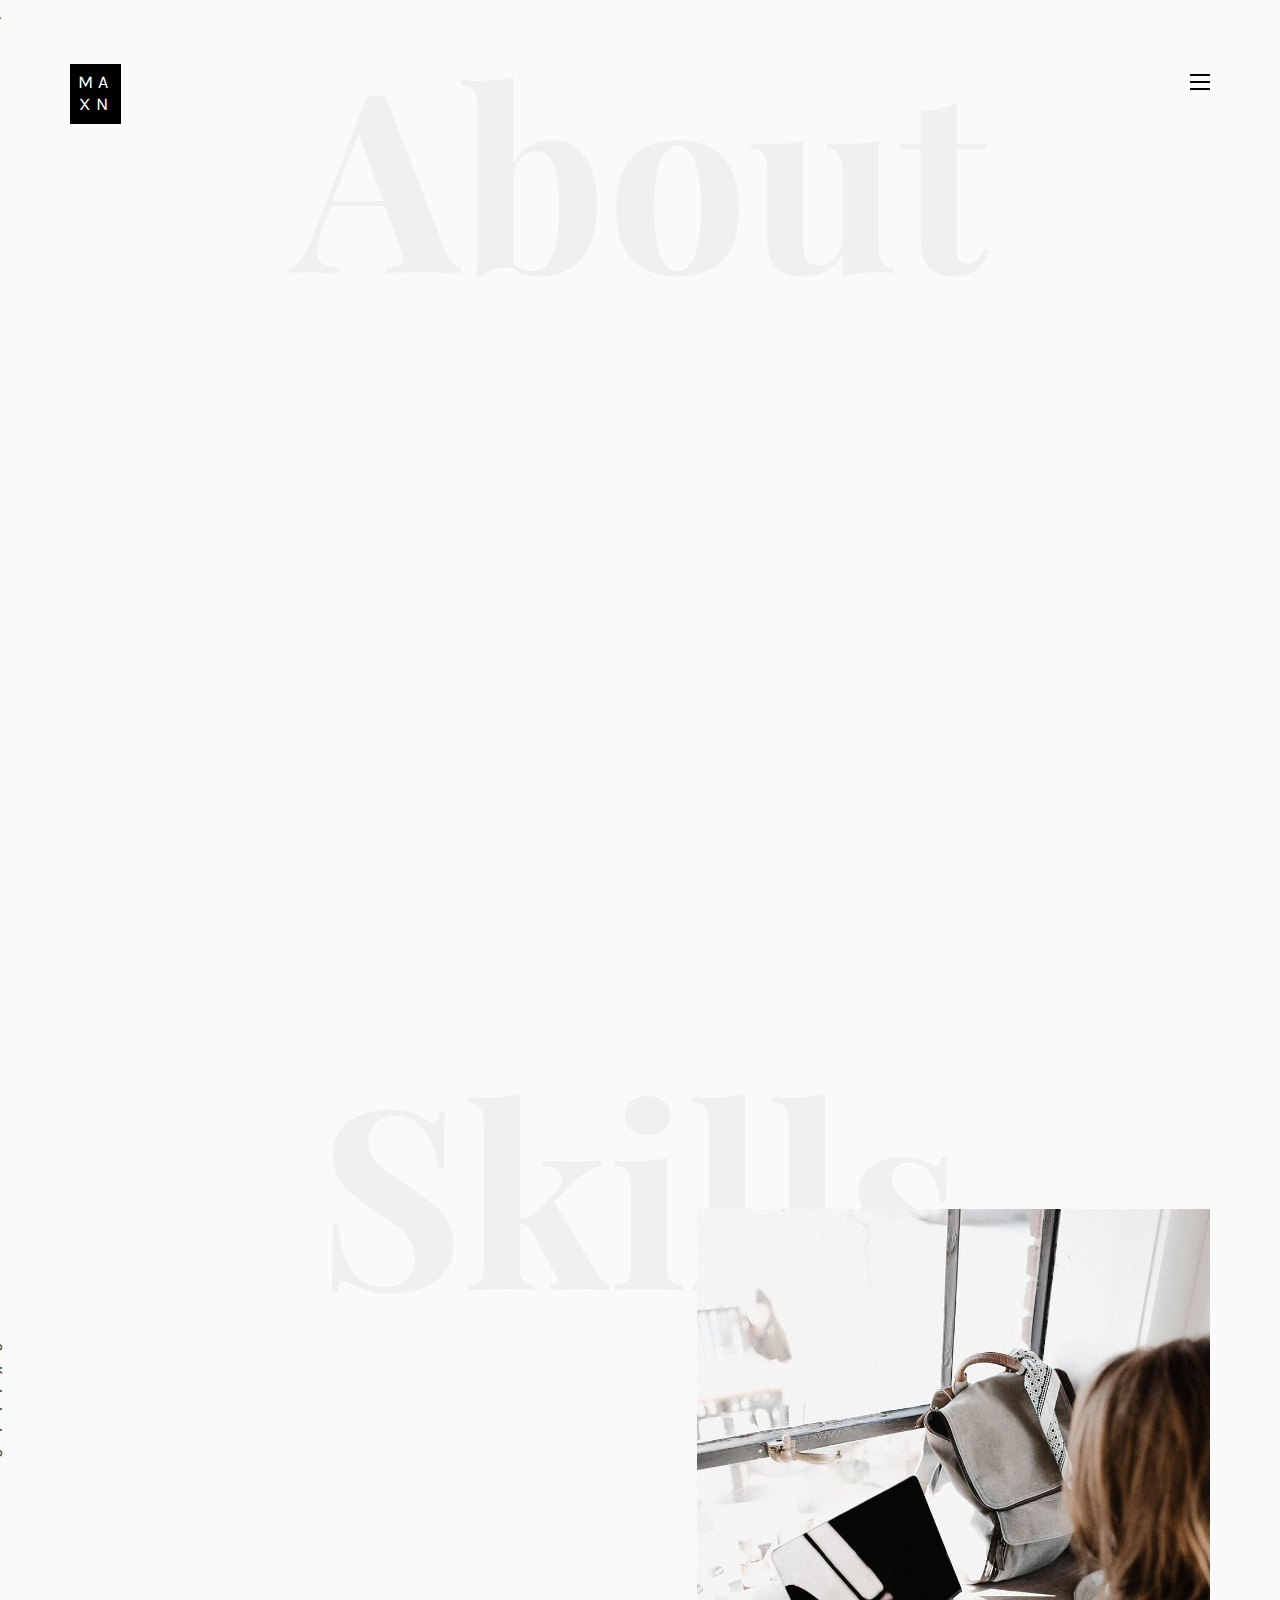
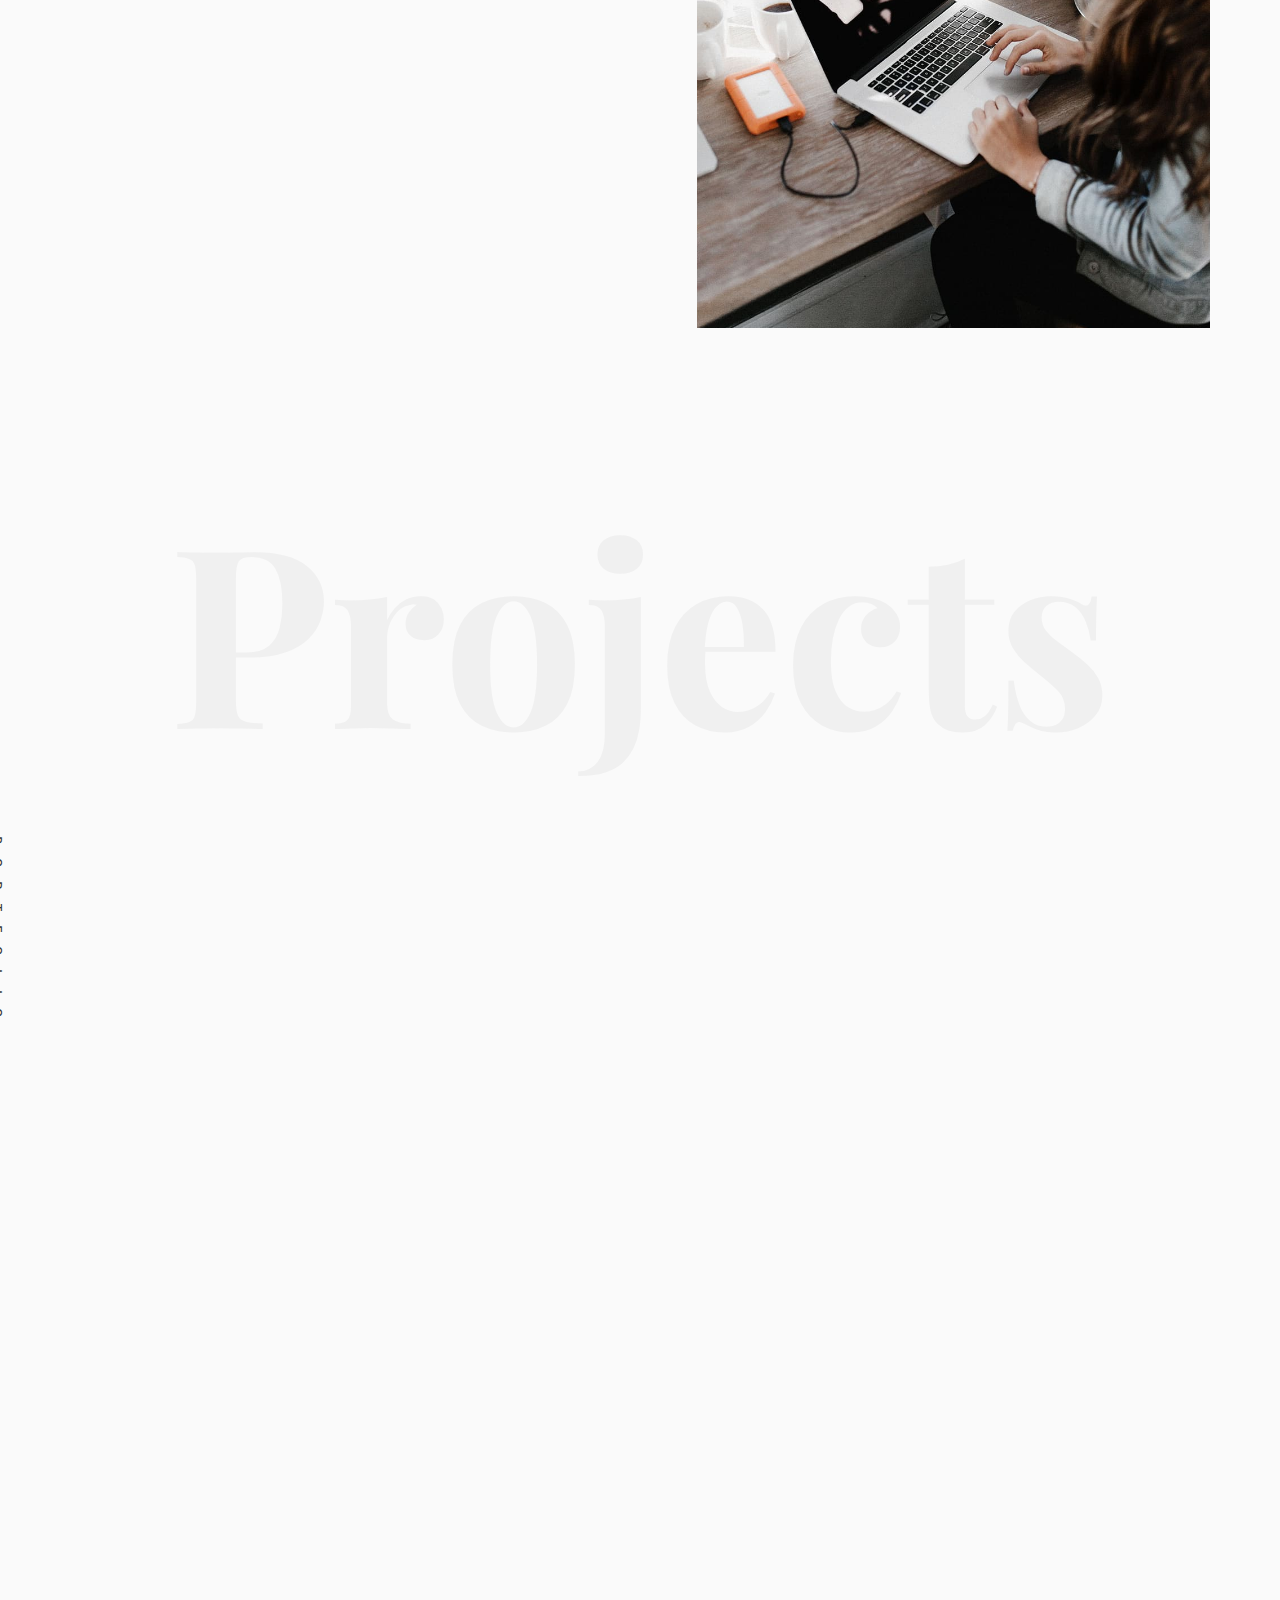
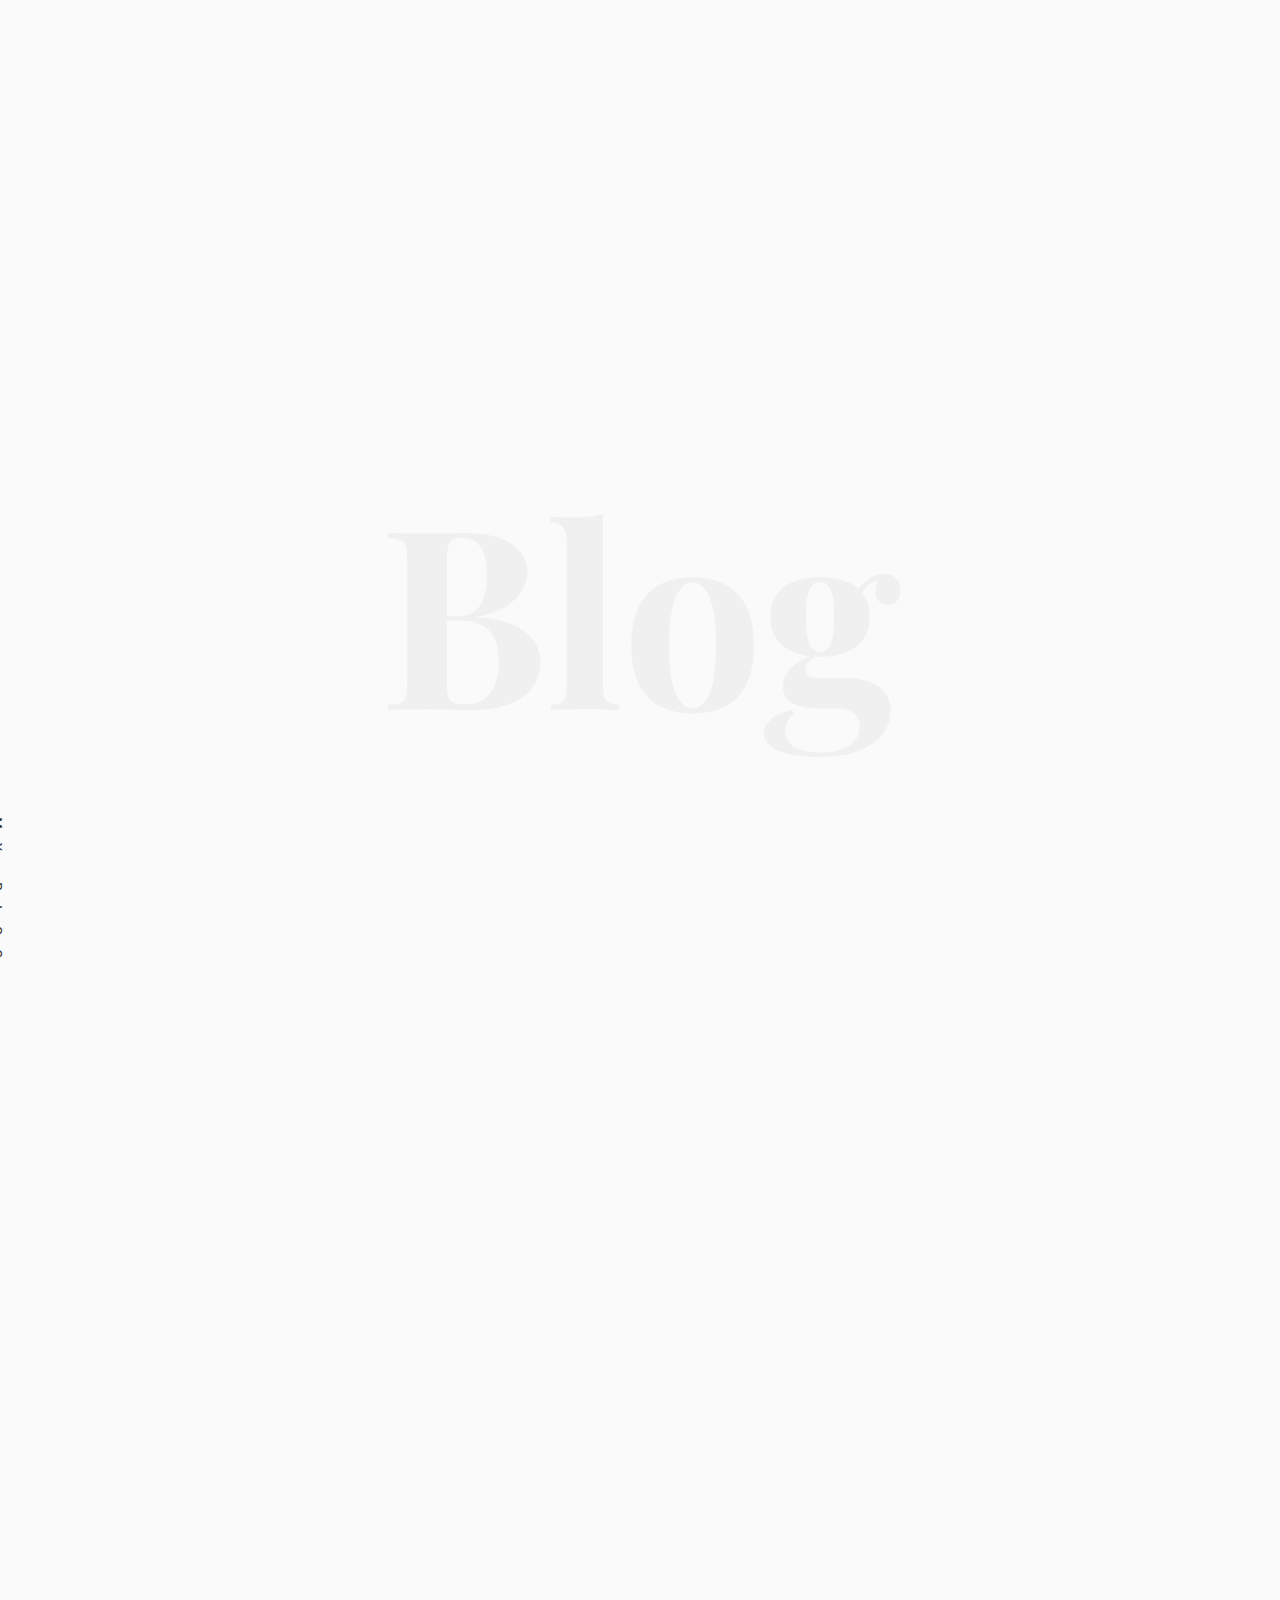
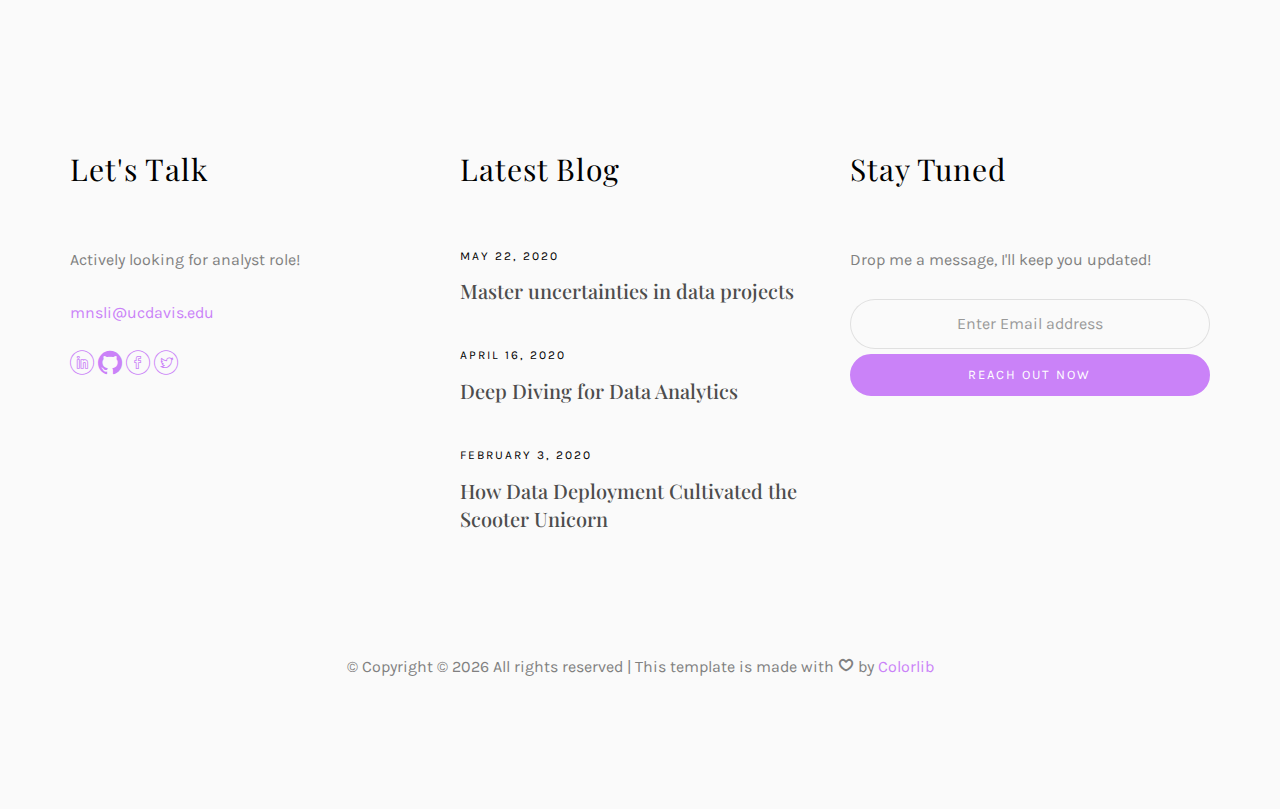
<file: index.html>
<!DOCTYPE HTML>
<html>

<head>
    <meta charset="utf-8">
    <meta http-equiv="X-UA-Compatible" content="IE=edge">
    <title>Welcome to Meet Mengsha Li</title>
    <meta name="viewport" content="width=device-width, initial-scale=1">

    <!-- Facebook and Twitter integration -->
    <meta property="og:title" content="ME" />
    <meta property="og:image" content="//mengsha-li.github.io/images/profile.jpg" />
    <meta property="og:url" content="//mengsha-li.github.io/" />
    <meta property="og:site_name" content="" />
    <meta property="og:description" content="" />

    <!-- Place favicon.ico and apple-touch-icon.png in the root directory -->
    <link rel="shortcut icon" href="favicon.ico">

    <link href="https://fonts.googleapis.com/css?family=Karla:400,700" rel="stylesheet">
    <link href="https://fonts.googleapis.com/css?family=Playfair+Display:400,400i,700" rel="stylesheet">

    <!-- Animate.css -->
    <link rel="stylesheet" href="css/animate.css">
    <!-- Icomoon Icon Fonts-->
    <link rel="stylesheet" href="css/icomoon.css">
    <!-- Bootstrap  -->
    <link rel="stylesheet" href="css/bootstrap.css">
    <!-- Owl Carousel -->
    <link rel="stylesheet" href="css/owl.carousel.min.css">
    <link rel="stylesheet" href="css/owl.theme.default.min.css">
    <!-- Magnific Popup -->
    <link rel="stylesheet" href="css/magnific-popup.css">

    <link rel="stylesheet" href="css/style.css">


    <!-- Modernizr JS -->
    <script src="js/modernizr-2.6.2.min.js"></script>
    <!-- FOR IE9 below -->
    <!--[if lt IE 9]>
	<script src="js/respond.min.js"></script>
	<![endif]-->

</head>

<body>
    <span><img src="images/profile.jpg" alt="" style="height: 2px;"/></span>
    <nav id="colorlib-main-nav" role="navigation">
        <a href="#" class="js-colorlib-nav-toggle colorlib-nav-toggle active"><i></i></a>
        <div class="js-fullheight colorlib-table">
            <div class="colorlib-table-cell js-fullheight">
                <div class="row">
                    <div class="col-md-12">
                        <div class="form-group">
                            <input type="text" class="form-control" id="search" placeholder="Enter any key to search...">
                            <button type="submit" class="btn btn-primary"><i class="icon-search3"></i></button>
                        </div>
                    </div>
                </div>
                <div class="row">
                    <div class="col-md-12">
                        <ul>
                            <li class="active"><a href="index.html">Home</a></li>
                            <li><a href="#">Skills</a></li>
                            <li><a href="#">Projects</a></li>
                            <li><a href="#">Blog</a></li>
                            <li><a href="#">About</a></li>
                            <li><a href="#">Contact</a></li>
                        </ul>
                    </div>
                </div>
                <div class="row">
                    <div class="col-md-12">
                        <h2 class="head-title">Projects</h2>
                        <span><img src="images/pic1-1.jpg" alt="" style="height: 2px;"/></span>
                        <a href="images/pic1-1.jpg" class="gallery image-popup-link text-center" style="background-image: url(images/pic1-1.jpg);">
                            <span><i class="icon-search3"></i></span>
                        </a>
                        <a href="images/pic1-2.jpg" class="gallery image-popup-link text-center" style="background-image: url(images/pic1-2.jpg);">
                            <span><i class="icon-search3"></i></span>
                        </a>
                        <a href="images/pic1-3.jpg" class="gallery image-popup-link text-center" style="background-image: url(images/pic1-3.jpg);">
                            <span><i class="icon-search3"></i></span>
                        </a>
                        <a href="images/pic1-4.jpg" class="gallery image-popup-link text-center" style="background-image: url(images/pic1-4.jpg);">
                            <span><i class="icon-search3"></i></span>
                        </a>
                    </div>
                </div>
            </div>
        </div>
    </nav>

    <div id="colorlib-page">
        <header>
            <div class="container">
                <div class="row">
                    <div class="col-md-12">
                        <div class="colorlib-navbar-brand">
                            <a class="colorlib-logo" href="index.html"><span>MA</span><span>XN</span></a>
                        </div>
                        <a href="#" class="js-colorlib-nav-toggle colorlib-nav-toggle"><i></i></a>
                    </div>
                </div>
            </div>
        </header>
        <div id="colorlib-about">
            <div class="container">
                <div class="row text-center">
                    <h2 class="bold">About</h2>
                </div>
                <div class="row">
                    <div class="col-md-5 animate-box">
                        <div class="owl-carousel3">
                            <div class="item">
                                <img class="img-responsive about-img" src="images/about.jpg" alt="html5 bootstrap template by colorlib.com">
                            </div>
                            <div class="item">
                                <img class="img-responsive about-img" src="images/about-2.jpg" alt="html5 bootstrap template by colorlib.com">
                            </div>
                        </div>
                    </div>
                    <div class="col-md-6 col-md-push-1 animate-box">
                        <div class="about-desc">
                            <span><img src="images/about.jpg" alt="" style="height: 2px;"/></span>
                            <div class="owl-carousel3">
                                <div class="item">
                                    <h2><span>Mengsha</span><span>Li</span></h2>
                                </div>
                                <div class="item">
                                    <h2><span>I'm</span><span>An Analyst</span></h2>
                                </div>
                            </div>
                            <div class="desc">
                                <div class="rotate">
                                    <h2 class="heading">About</h2>
                                </div>
                                <p>Target-oriented and data-driven, I have served 7 companies, 2+ years as a data analyst in multiple sectors and 2 years as a leadership trainee in retail. During 7 years in industries, I have accomplished 20+ projects, including
                                    data analysis of online job postings, customer analysis, A/B testing for website iteration and Today at Apple growth analysis. I am experienced with SQL, Python, R, Tableau, and also familiar using Spark, AWS and Google
                                    Analytics. My past professional and project experiences improved and demonstrated my business acumen, analytics skills and teamwork skills. Check out my resume
                                    <a href="cv-download/resume.pdf"> here.</a>
                                </p>
                                <p class="colorlib-social-icons">
                                    <a href="https://www.linkedin.com/in/mengsha-li/"><i class="icon-linkedin4"></i></a>
                                    <a href="https://github.com/Mengsha-Li"><i class="icon-github"></i></a>
                                    <a href="https://www.facebook.com/profile.php?id=100005311185671"><i class="icon-facebook4"></i></a>
                                    <a href="https://twitter.com/MaxineLi5"><i class="icon-twitter3"></i></a>
                                </p>
                                <!-- <p><a href="#" class="btn btn-primary btn-outline">Contact Me!</a></p> -->
                            </div>
                        </div>
                    </div>
                </div>
            </div>
        </div>
        <div id="colorlib-services">
            <div class="container">
                <div class="row text-center">
                    <h2 class="bold">Skills</h2>
                </div>
                <div class="row">
                    <div class="col-md-12">
                        <div class="services-flex">
                            <div class="one-third">
                                <div class="row">
                                    <div class="col-md-12 col-md-offset-0 animate-box intro-heading">
                                        <span>Skills</span>
                                        <!-- <h2>Here Are Some of My Skills</h2> -->
                                    </div>
                                </div>
                                <div class="row">
                                    <div class="col-md-12">
                                        <div class="rotate">
                                            <h2 class="heading">Skills</h2>
                                        </div>
                                    </div>
                                    <div class="col-md-6">
                                        <div class="services animate-box">
                                            <h3>1 - Data Management</h3>
                                            <ul>
                                                <li>Spark SQL &amp; PySpark</li>
                                                <li>MySQL &amp; SQLite</li>
                                                <li>Google BigQuery </li>
                                                <li>MongDB</li>
                                            </ul>
                                        </div>
                                        <div class="services animate-box">
                                            <h3>3 - Machine Learning</h3>
                                            <ul>
                                                <li>Regression &amp; Classification</li>
                                                <li>Clustering</li>
                                                <li>Neuro-linguistic programming (NLP) </li>
                                                <li>Neural Network</li>
                                            </ul>
                                        </div>
                                    </div>
                                    <div class="col-md-6">
                                        <div class="services animate-box">
                                            <h3>2 - Programming</h3>
                                            <ul>
                                                <li>Python</li>
                                                <li>R</li>
                                                <li>JAVA</li>
                                                <li>HTML </li>
                                            </ul>
                                        </div>
                                        <div class="services animate-box">
                                            <h3>4 - Cloud Computing</h3>
                                            <ul>
                                                <li>AWS(Certified)</li>
                                                <li>Google Cloud Computing</li>
                                                <li>Salesforce Einstein</li>
                                            </ul>
                                        </div>
                                    </div>
                                </div>
                            </div>
                            <div class="one-forth services-img" style="background-image: url(images/pic1.jpg);">
                            </div>
                        </div>
                    </div>
                </div>
            </div>
        </div>

        <div id="colorlib-work">
            <div class="container">
                <div class="row text-center">
                    <h2 class="bold">Projects</h2>
                </div>
                <div class="row">
                    <div class="col-md-12 col-md-offset-0 text-center animate-box intro-heading">
                        <span>Portfolio</span>
                        <h2>Accomplished Projects</h2>
                    </div>
                </div>
                <div class="row">
                    <div class="col-md-12">
                        <div class="rotate">
                            <h2 class="heading">Portfolio</h2>
                        </div>
                    </div>
                </div>
                <div class="row">
                    <div class="col-md-12">
                        <div class="work-entry animate-box">
                            <a href="reports/Churn Analysis.pdf" class="work-img" style="background-image: url(images/pic1-1.jpg);">
                                <div class="display-t">
                                    <div class="work-name">
                                        <h2>Customer Analysis</h2>
                                    </div>
                                </div>
                            </a>
                            <div class="col-md-4 col-md-offset-4">
                                <div class="desc">
                                    <p> The goal of this project is to use data from a specific undisclosed company to identify the main drivers of customer churn in telecom industry and to propose applicable attrition-reduction actions.</p>
                                    <p class="read"><a href="https://github.com/Mengsha-Li/Telecom-customer-churn-analysis">View details</a></p>
                                </div>
                            </div>
                        </div>
                    </div>
                    <div class="col-md-12">
                        <div class="work-entry animate-box">
                            <a href="https://public.tableau.com/profile/maxineli.datavisualization.journey#!/vizhome/OnlineJobPostingsTrend/Dashboardforinteraction" class="work-img" style="background-image: url(images/pic1-2.jpg);">
                                <div class="display-t">
                                    <div class="work-name">
                                        <h2>Interactive Dashboard</h2>
                                    </div>
                                </div>
                            </a>
                            <div class="col-md-4 col-md-offset-4">
                                <div class="desc">
                                    <p>This project aims to help organize the information on the job market available online, to extract the data and present it in a way which gives the user an overall view of the analytics field. </p>
                                    <p class="read"><a href="https://github.com/Mengsha-Li/Online-job-postings-analysis">View Details</a></p>
                                </div>
                            </div>
                        </div>
                    </div>
                    <div class="col-md-12">
                        <div class="work-entry animate-box">
                            <a href="reports/YouTube Video Sentiment Analysis.pdf" class="work-img" style="background-image: url(images/pic1-3.jpg);">
                                <div class="display-t">
                                    <div class="work-name">
                                        <h2>Sentiment Analysis</h2>
                                    </div>
                                </div>
                            </a>
                            <div class="col-md-4 col-md-offset-4">
                                <div class="desc">
                                    <p>The goal is to help Buzzfeed Tasty identify the factors that influence the number of views a video gets. Through web scraping and Youtube API, we got various variables related to a video such as the video’s title, description,
                                        length, and etc. With this data we were able to perform a lasso linear regression to understand the variables factors that drive the number of views that a video gets.</p>
                                    <p class="read"><a href="https://github.com/Mengsha-Li/YouTube-Video-Analysis-for-Buzzfeed-Tasty">View details</a></p>
                                </div>
                            </div>
                        </div>
                    </div>
                    <div class="col-md-12">
                        <div class="work-entry animate-box">
                            <a href="https://github.com/Mengsha-Li/Venmo-text-socialnetwork-predictive-analysis" class="work-img" style="background-image: url(images/pic1-4.jpg);">
                                <div class="display-t">
                                    <div class="work-name">
                                        <h2>Social Network Analysis</h2>
                                    </div>
                                </div>
                            </a>
                            <div class="col-md-4 col-md-offset-4">
                                <div class="desc">
                                    <p>The project is to investigate how the text messages, social network connections and transaction information help to predict the total number of transactions a user will have by the end of their first year in Venmo.</p>
                                    <p class="read"><a href="https://github.com/Mengsha-Li/Venmo-text-socialnetwork-predictive-analysis">View details</a></p>
                                </div>
                            </div>
                        </div>
                    </div>
                </div>
            </div>
        </div>

        <div id="colorlib-blog">
            <div class="container">
                <div class="row text-center">
                    <h2 class="bold">Blog</h2>
                </div>
                <div class="row">
                    <div class="col-md-12 col-md-offset-0 text-center animate-box intro-heading">
                        <span>Blog</span>
                        <h2>Follow My Medium</h2>
                    </div>
                </div>
                <div class="row">
                    <div class="col-md-12">
                        <div class="rotate">
                            <h2 class="heading">My Blog</h2>
                        </div>
                    </div>
                </div>
                <div class="row animate-box">
                    <div class="owl-carousel1">
                        <div class="item">
                            <div class="col-md-12">
                                <div class="article">
                                    <a href="https://medium.com/@mengsha_li/master-uncertainties-in-data-projects-a1ebacec689a" class="blog-img">
                                        <img class="img-responsive" src="images/pic2-3.jpeg" alt="html5 bootstrap by colorlib.com">
                                        <div class="overlay"></div>
                                        <div class="link">
                                            <span class="read">Read more</h2>
										</div>
									</a>
									<div class="desc">
										<span class="meta">May 22, 2020</span>
                                            <h2><a href="https://medium.com/@mengsha_li/master-uncertainties-in-data-projects-a1ebacec689a">Master uncertainties in data projects</a></h2>
                                        </div>

                                </div>
                            </div>
                        </div>
                        <div class="item">
                            <div class="col-md-12">
                                <div class="article">
                                    <a href="https://medium.com/@mengsha_li/deep-diving-for-data-analytics-bca732872dfc" class="blog-img">
                                        <img class="img-responsive" src="images/pic2-2.jpeg" alt="html5 bootstrap by colorlib.com">
                                        <div class="overlay"></div>
                                        <div class="link">
                                            <span class="read">Read more</h2>
										</div>
									</a>
									<div class="desc">
										<span class="meta">April 16, 2020</span>
                                            <h2><a href="https://medium.com/@mengsha_li/deep-diving-for-data-analytics-bca732872dfc">Deep Diving for Data Analytics</a></h2>
                                        </div>
                                </div>
                            </div>
                        </div>
                        <div class="item">
                            <div class="col-md-12">
                                <div class="article">
                                    <a href="https://medium.com/@mengsha_li/how-data-deployment-cultivated-a-unicorn-91aaa59d270d" class="blog-img">
                                        <img class="img-responsive" src="images/pic2-1.jpeg" alt="html5 bootstrap by colorlib.com">
                                        <div class="overlay"></div>
                                        <div class="link">
                                            <span class="read">Read more</h2>
										</div>
									</a>
									<div class="desc">
										<span class="meta">February 3, 2020</span>
                                            <h2><a href="https://medium.com/@mengsha_li/how-data-deployment-cultivated-a-unicorn-91aaa59d270d">How Data Deployment Cultivated the Scooter Unicorn</a></h2>
                                        </div>
                                </div>
                            </div>
                        </div>
                    </div>
                </div>
            </div>
        </div>

        <!--   <div id="colorlib-testimony">
            <div class="container">
                <div class="row text-center">
                    <h2 class="bold">Testimonies</h2>
                </div>
                <div class="row">
                    <div class="col-md-12 col-md-offset-0 text-center animate-box intro-heading">
                        <span>Testimonies</span>
                        <h2>Clients Says</h2>
                    </div>
                </div>
                <div class="row">
                    <div class="col-md-12">
                        <div class="rotate">
                            <h2 class="heading">Says</h2>
                        </div>
                    </div>
                </div>
                <div class="row animate-box">
                    <div class="owl-carousel">
                        <div class="item">
                            <div class="col-md-12 text-center">
                                <div class="testimony">
                                    <blockquote>
                                        <p>"A small river named Duden flows by their place and supplies it with the necessary regelialia.</p>
                                        <span>" &mdash; George Brooks</span>
                                    </blockquote>
                                </div>
                            </div>
                        </div>
                        <div class="item">
                            <div class="col-md-12 text-center">
                                <div class="testimony">
                                    <blockquote>
                                        <p>"Even the all-powerful Pointing has no control about the blind texts it is an almost unorthographic life One day however a small line of blind text by the name of Lorem Ipsum decided to leave for the far World of
                                            Grammar.
                                        </p>
                                        <span>" &mdash; Daniel Foster</span>
                                    </blockquote>
                                </div>
                            </div>
                        </div>
                        <div class="item">
                            <div class="col-md-12 text-center">
                                <div class="testimony">
                                    <blockquote>
                                        <p>"When she reached the first hills of the Italic Mountains, she had a last view back on the skyline of her hometown Bookmarksgrove</p>
                                        <span>" &mdash; Liam Jenkins</span>
                                    </blockquote>
                                </div>
                            </div>
                        </div>
                    </div>
                </div>
            </div>
        </div> -->

        <footer>
            <div id="footer">
                <div class="container">
                    <div class="row">
                        <div class="col-md-4 col-pb-sm">
                            <div class="row">
                                <div class="col-md-10">
                                    <h2>Let's Talk</h2>
                                    <p>Actively looking for analyst role!</p>
                                    <p><a href="#">mnsli@ucdavis.edu</a></p>
                                    <p class="colorlib-social-icons">
                                        <a href="https://www.linkedin.com/in/mengsha-li/"><i class="icon-linkedin4"></i></a>
                                        <a href="https://github.com/Mengsha-Li"><i class="icon-github"></i></a>
                                        <a href="https://www.facebook.com/profile.php?id=100005311185671"><i class="icon-facebook4"></i></a>
                                        <a href="https://twitter.com/MaxineLi5"><i class="icon-twitter3"></i></a>
                                    </p>
                                </div>
                            </div>
                        </div>
                        <div class="col-md-4 col-pb-sm">
                            <h2>Latest Blog</h2>
                            <div class="f-entry">
                                <a href="#" class="featured-img" style="background-image: url(images/img-1.jpg);"></a>
                                <div class="desc">
                                    <span>May 22, 2020</span>
                                    <h3><a href="https://medium.com/@mengsha_li/master-uncertainties-in-data-projects-a1ebacec689a">Master uncertainties in data projects</a></h3>
                                </div>
                            </div>
                            <div class="f-entry">
                                <a href="#" class="featured-img" style="background-image: url(images/img-2.jpg);"></a>
                                <div class="desc">
                                    <span>April 16, 2020</span>
                                    <h3><a href="https://medium.com/@mengsha_li/deep-diving-for-data-analytics-bca732872dfc">Deep Diving for Data Analytics</a></h3>
                                </div>
                            </div>
                            <div class="f-entry">
                                <a href="#" class="featured-img" style="background-image: url(images/pic2-1.jpeg);"></a>
                                <div class="desc">
                                    <span>February 3, 2020</span>
                                    <h3><a href="https://medium.com/@mengsha_li/how-data-deployment-cultivated-a-unicorn-91aaa59d270d">How Data Deployment Cultivated the Scooter Unicorn</a></h3>
                                </div>
                            </div>
                        </div>
                        <div class="col-md-4 col-pb-sm">
                            <h2>Stay Tuned</h2>
                            <p>Drop me a message, I'll keep you updated!</p>
                            <div class="subscribe text-center">
                                <div class="form-group">
                                    <input type="text" class="form-control text-center" placeholder="Enter Email address">
                                    <input type="submit" value="Reach Out Now" class="btn btn-primary btn-custom">
                                </div>
                            </div>
                        </div>
                    </div>
                    <div class="row">
                        <div class="col-md-12 text-center">
                            <p>
                                &copy;
                                <!-- Link back to Colorlib can't be removed. Template is licensed under CC BY 3.0. -->
                                Copyright &copy;
                                <script>
                                    document.write(new Date().getFullYear());
                                </script> All rights reserved | This template is made with <i class="icon-heart4" aria-hidden="true"></i> by <a href="https://colorlib.com" target="_blank">Colorlib</a>
                                <!-- Link back to Colorlib can't be removed. Template is licensed under CC BY 3.0. -->
                            </p>
                        </div>
                    </div>
                </div>
            </div>
        </footer>

    </div>

    <!-- jQuery -->
    <script src="js/jquery.min.js"></script>
    <!-- jQuery Easing -->
    <script src="js/jquery.easing.1.3.js"></script>
    <!-- Bootstrap -->
    <script src="js/bootstrap.min.js"></script>
    <!-- Waypoints -->
    <script src="js/jquery.waypoints.min.js"></script>
    <!-- Owl Carousel -->
    <script src="js/owl.carousel.min.js"></script>
    <!-- Magnific Popup -->
    <script src="js/jquery.magnific-popup.min.js"></script>
    <script src="js/magnific-popup-options.js"></script>

    <!-- Main JS (Do not remove) -->
    <script src="js/main.js"></script>

</body>

</html>
</file>
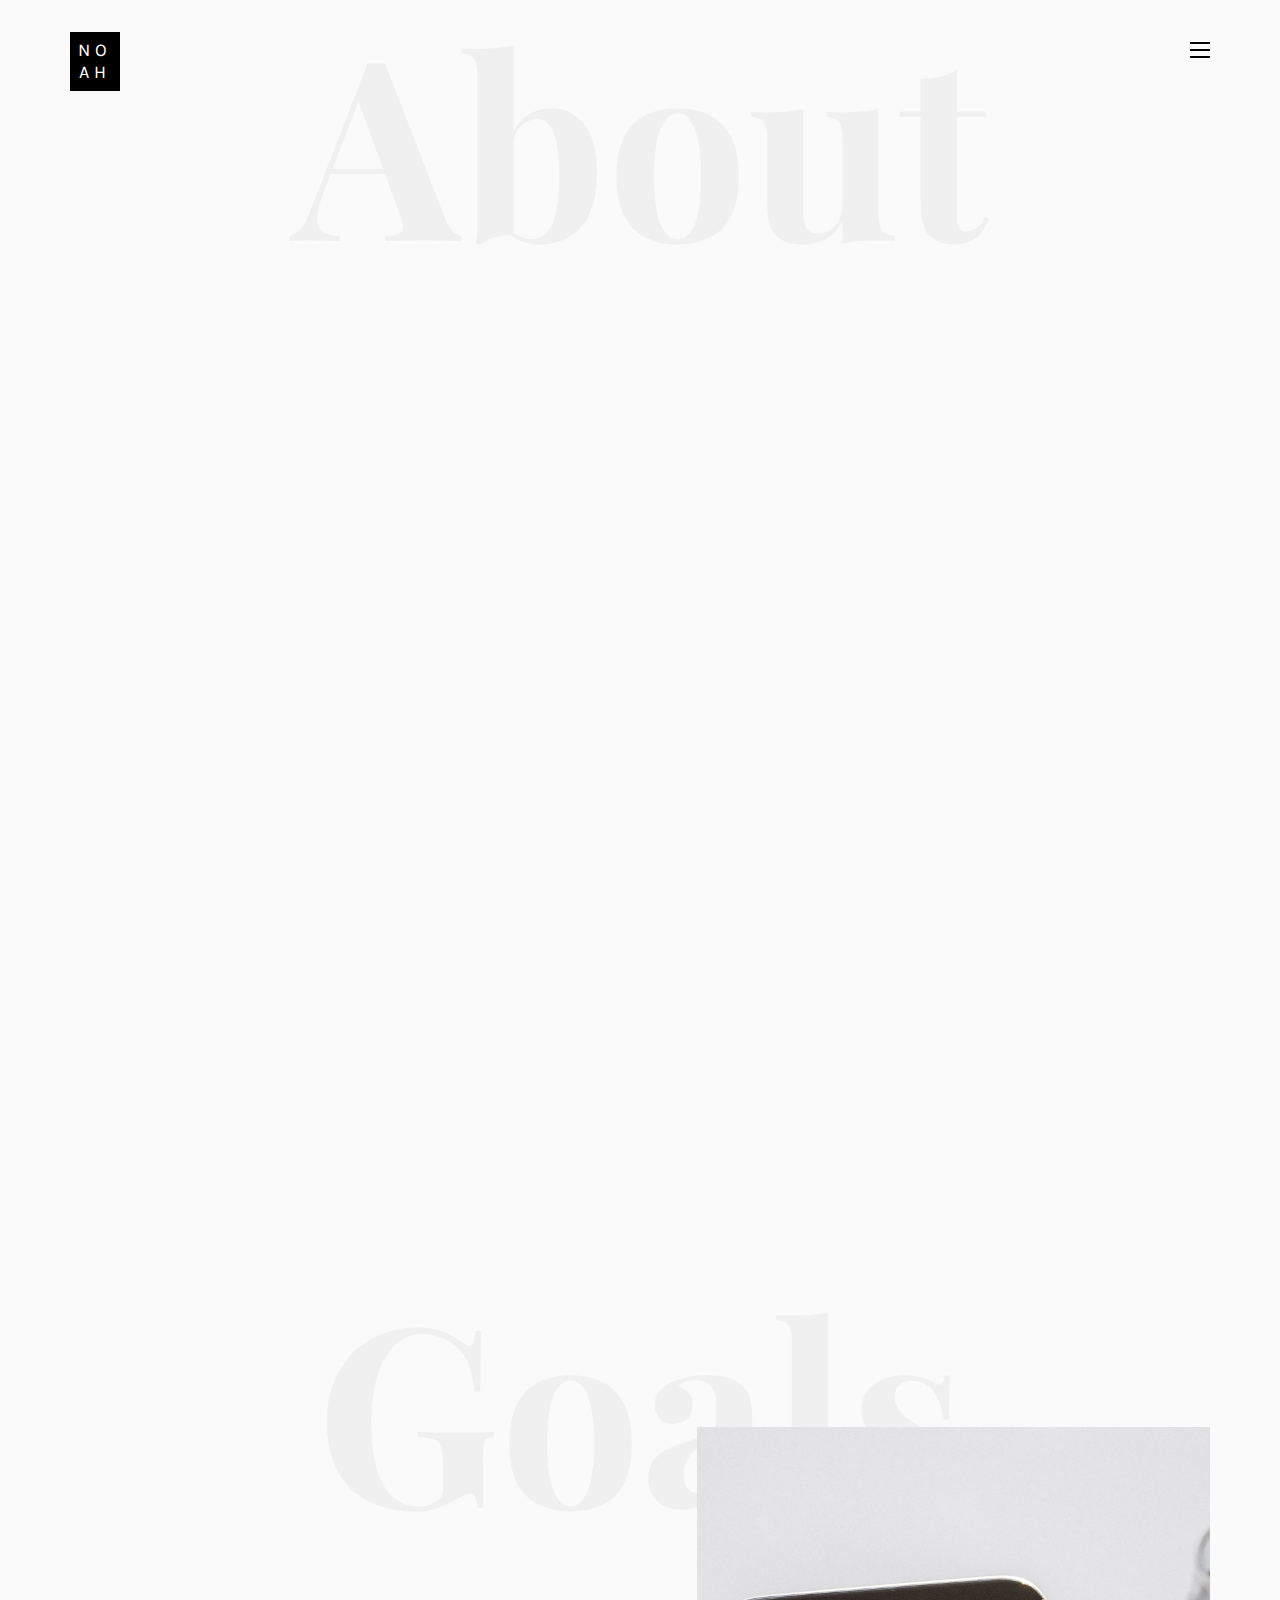
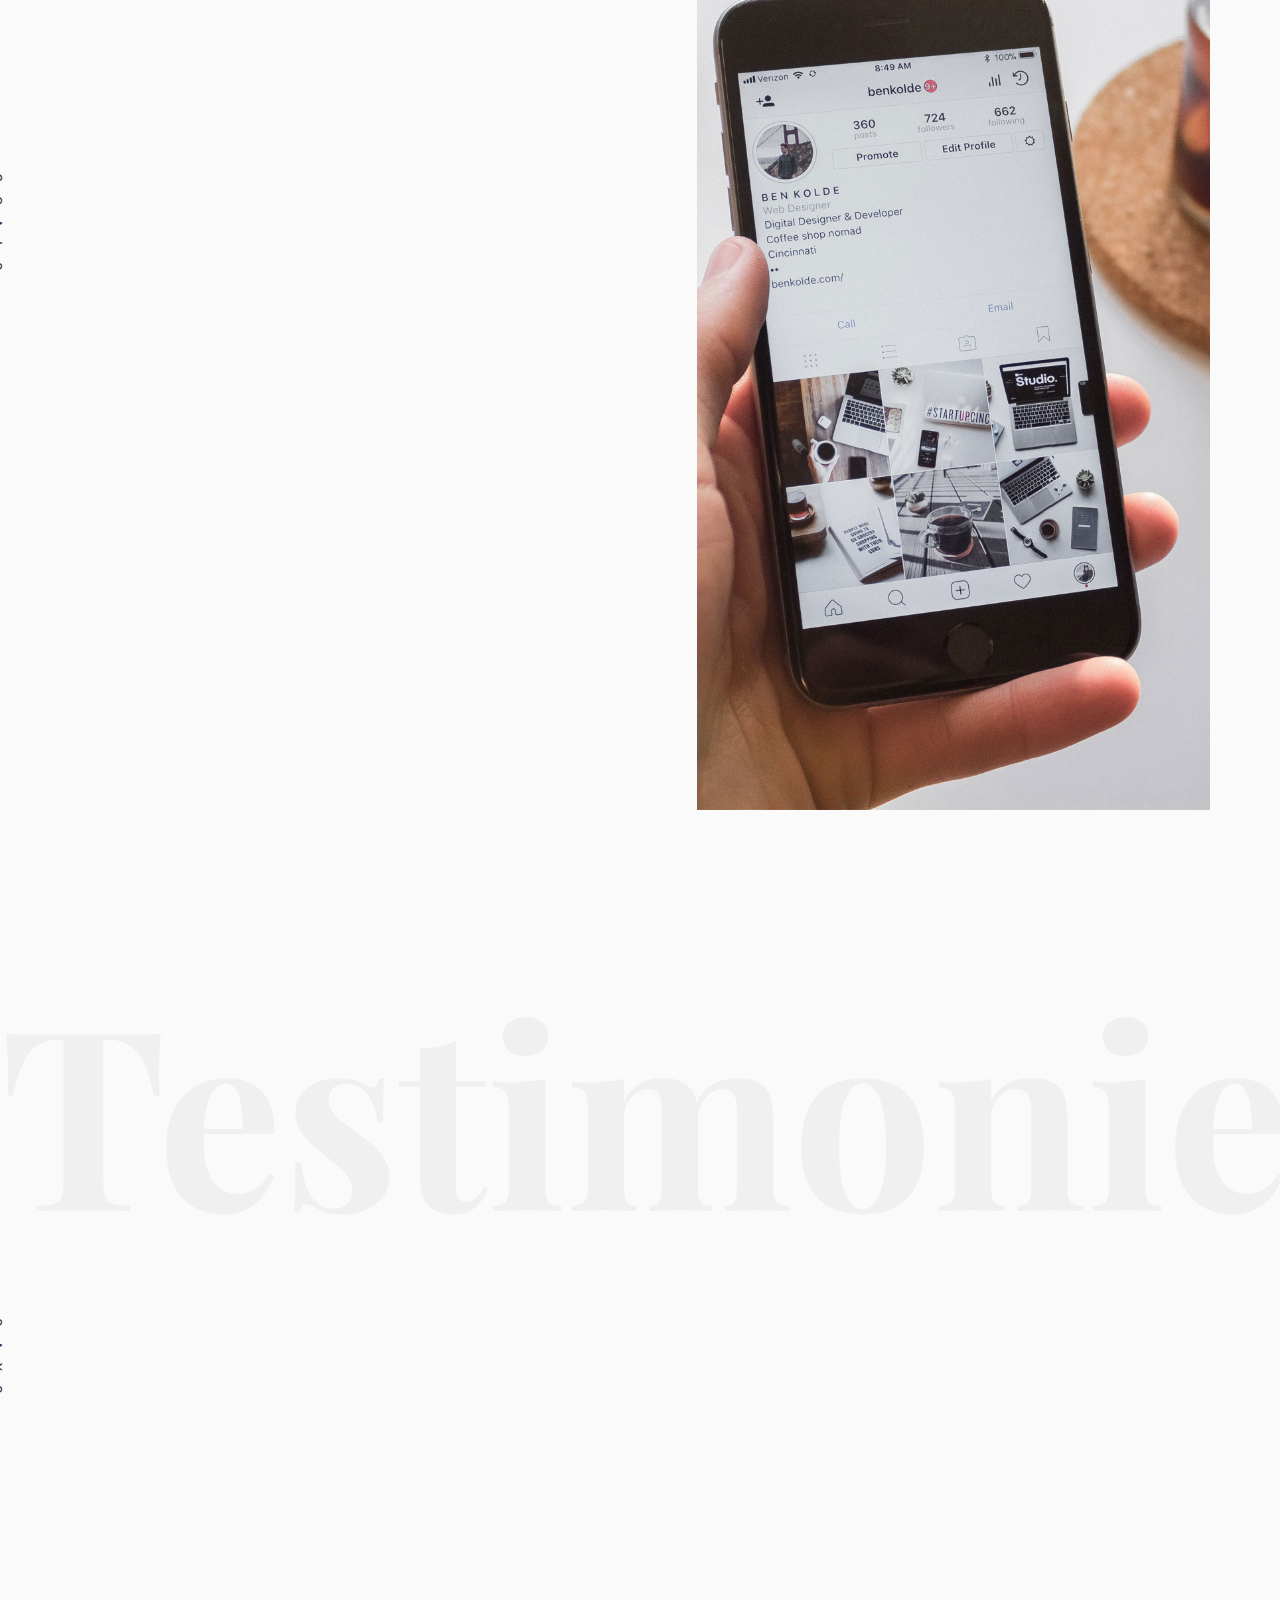
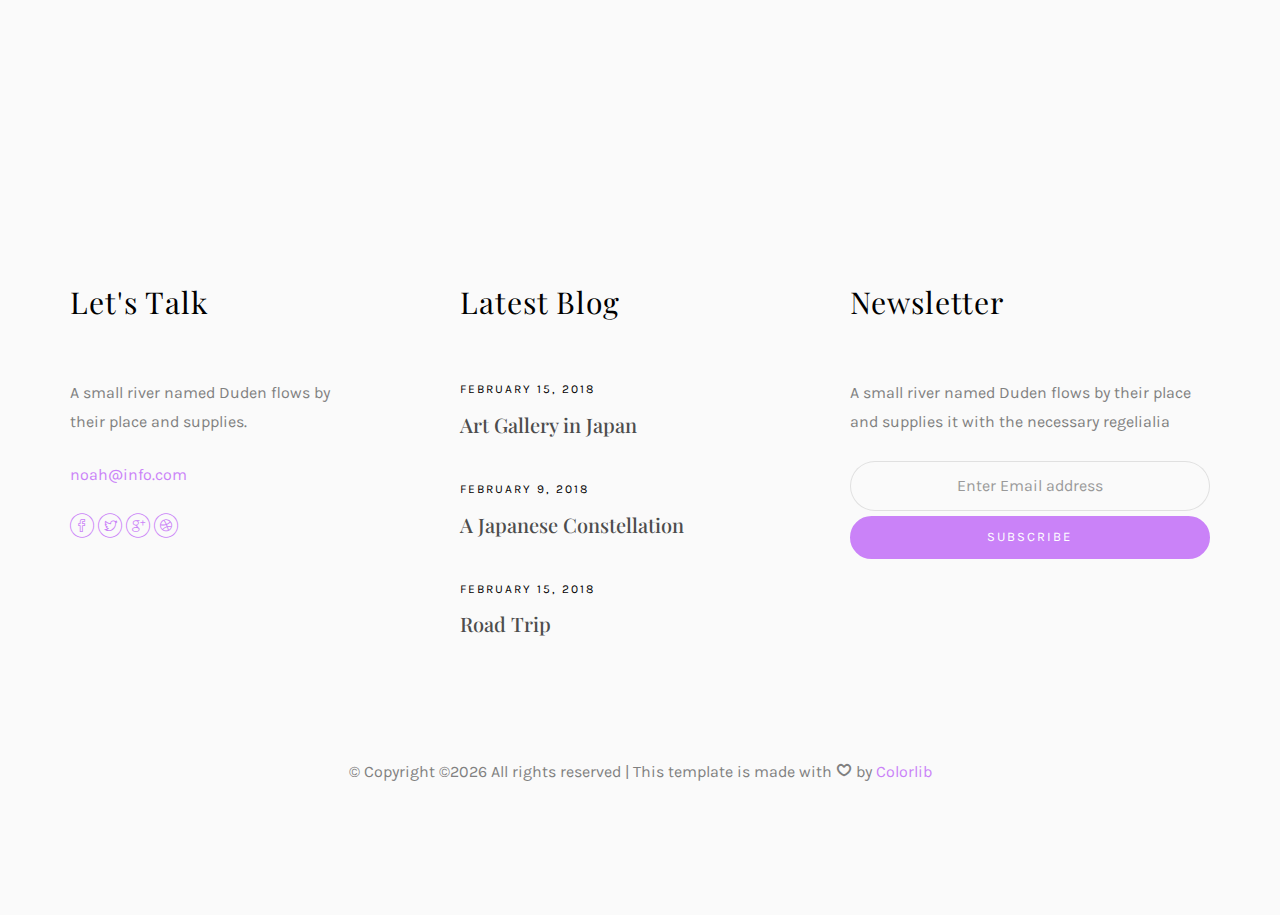
<file: about.html>
<!DOCTYPE HTML>
<html>
	<head>
	<meta charset="utf-8">
	<meta http-equiv="X-UA-Compatible" content="IE=edge">
	<title>Noah Template</title>
	<meta name="viewport" content="width=device-width, initial-scale=1">
	<meta name="description" content="" />
	<meta name="keywords" content="" />
	<meta name="author" content="" />

  <!-- Facebook and Twitter integration -->
	<meta property="og:title" content=""/>
	<meta property="og:image" content=""/>
	<meta property="og:url" content=""/>
	<meta property="og:site_name" content=""/>
	<meta property="og:description" content=""/>
	<meta name="twitter:title" content="" />
	<meta name="twitter:image" content="" />
	<meta name="twitter:url" content="" />
	<meta name="twitter:card" content="" />

	<!-- Place favicon.ico and apple-touch-icon.png in the root directory -->
	<link rel="shortcut icon" href="favicon.ico">

	<link href="https://fonts.googleapis.com/css?family=Karla:400,700" rel="stylesheet">
	<link href="https://fonts.googleapis.com/css?family=Playfair+Display:400,400i,700" rel="stylesheet">
	
	<!-- Animate.css -->
	<link rel="stylesheet" href="css/animate.css">
	<!-- Icomoon Icon Fonts-->
	<link rel="stylesheet" href="css/icomoon.css">
	<!-- Bootstrap  -->
	<link rel="stylesheet" href="css/bootstrap.css">
	<!-- Owl Carousel -->
	<link rel="stylesheet" href="css/owl.carousel.min.css">
	<link rel="stylesheet" href="css/owl.theme.default.min.css">
	<!-- Magnific Popup -->
	<link rel="stylesheet" href="css/magnific-popup.css">

	<link rel="stylesheet" href="css/style.css">


	<!-- Modernizr JS -->
	<script src="js/modernizr-2.6.2.min.js"></script>
	<!-- FOR IE9 below -->
	<!--[if lt IE 9]>
	<script src="js/respond.min.js"></script>
	<![endif]-->

	</head>
	<body>

	<nav id="colorlib-main-nav" role="navigation">
		<a href="#" class="js-colorlib-nav-toggle colorlib-nav-toggle active"><i></i></a>
		<div class="js-fullheight colorlib-table">
			<div class="colorlib-table-cell js-fullheight">
				<div class="row">
					<div class="col-md-12">
						<div class="form-group">
							<input type="text" class="form-control" id="search" placeholder="Enter any key to search...">
							<button type="submit" class="btn btn-primary"><i class="icon-search3"></i></button>
						</div>
					</div>
				</div>
				<div class="row">
					<div class="col-md-12">
						<ul>
							<li><a href="index.html">Home</a></li>
							<li><a href="services.html">Services</a></li>
							<li><a href="work.html">Work</a></li>
							<li><a href="blog.html">Blog</a></li>
							<li class="active"><a href="about.html">About</a></li>
							<li><a href="contact.html">Contact</a></li>
						</ul>
					</div>
				</div>
				<div class="row">
					<div class="col-md-12">
						<h2 class="head-title">Works</h2>
						<a href="images/work-1.jpg" class="gallery image-popup-link text-center" style="background-image: url(images/work-1.jpg);">
							<span><i class="icon-search3"></i></span>
						</a>
						<a href="images/work-2.jpg" class="gallery image-popup-link text-center" style="background-image: url(images/work-2.jpg);">
							<span><i class="icon-search3"></i></span>
						</a>
						<a href="images/work-3.jpg" class="gallery image-popup-link text-center" style="background-image: url(images/work-3.jpg);">
							<span><i class="icon-search3"></i></span>
						</a>
						<a href="images/work-4.jpg" class="gallery image-popup-link text-center" style="background-image: url(images/work-4.jpg);">
							<span><i class="icon-search3"></i></span>
						</a>
					</div>
				</div>
			</div>
		</div>
	</nav>
	
	<div id="colorlib-page">
		<header>
			<div class="container">
				<div class="row">
					<div class="col-md-12">
						<div class="colorlib-navbar-brand">
							<a class="colorlib-logo" href="index.html"><span>No</span><span>ah</span></a>
						</div>
						<a href="#" class="js-colorlib-nav-toggle colorlib-nav-toggle"><i></i></a>
					</div>
				</div>
			</div>
		</header>
		<div id="colorlib-about">
			<div class="container">
				<div class="row text-center">
					<h2 class="bold">About</h2>
				</div>
				<div class="row row-padded-bottom">
					<div class="col-md-5 animate-box">
						<img class="img-responsive about-img" src="images/about.jpg" alt="html5 bootstrap template by colorlib.com">
					</div>
					<div class="col-md-6 col-md-push-1 animate-box">
						<div class="about-desc">
							<h2><span>Noah</span><span>Henderson</span></h2>
							<div class="desc">
								<div class="rotate">
									<h2 class="heading">About</h2>
								</div>
								<p>A small river named Duden <a href="#">flows by their place</a> and supplies it with the necessary regelialia. It is a paradisematic country, in which roasted parts of sentences fly into your mouth. Even the all-powerful Pointing has no control about the blind texts it is an almost unorthographic life.</p>
								<p class="colorlib-social-icons">
									<a href="#"><i class="icon-facebook4"></i></a>
									<a href="#"><i class="icon-twitter3"></i></a>
									<a href="#"><i class="icon-googleplus"></i></a>
									<a href="#"><i class="icon-dribbble2"></i></a>
								</p>
								<p><a href="work.html" class="btn btn-primary btn-outline">View My Works</a></p>
							</div>
						</div>
					</div>
				</div>
				<div class="row">
					<div class="col-md-4 animate-box">
						<p>The Big Oxmox advised her not to do so, because there were thousands of bad Commas, wild Question Marks and devious Semikoli, but the Little Blind Text didn’t listen. She packed her seven versalia, put her initial into the belt and made herself on the way.</p>
					</div>
					<div class="col-md-4 animate-box">
						<p>The Big Oxmox advised her not to do so, because there were thousands of bad Commas, wild Question Marks and devious Semikoli, but the Little Blind Text didn’t listen. She packed her seven versalia, put her initial into the belt and made herself on the way.</p>
					</div>
					<div class="col-md-4 animate-box">
						<p>The Big Oxmox advised her not to do so, because there were thousands of bad Commas, wild Question Marks and devious Semikoli, but the Little Blind Text didn’t listen. She packed her seven versalia, put her initial into the belt and made herself on the way.</p>
					</div>
				</div>
			</div>
		</div>
		<div id="colorlib-services">
			<div class="container">
				<div class="row text-center">
					<h2 class="bold">Goals</h2>
				</div>
				<div class="row">
					<div class="col-md-12">
						<div class="services-flex">
							<div class="one-third">
								<div class="row">
									<div class="col-md-12 col-md-offset-0 animate-box intro-heading">
										<span>Target</span>
										<h2>Goals</h2>
										<p>A small river named Duden flows by their place and supplies it with the necessary regelialia. It is a paradisematic country, in which roasted parts of sentences fly into your mouth.</p>
									</div>
								</div>
								<div class="row">
									<div class="col-md-12">
										<div class="rotate">
											<h2 class="heading">Goals</h2>
										</div>
									</div>
									<div class="col-md-12">
										<div class="services animate-box">
											<h3>1 - High Quality Theme</h3>
											<p>Even the all-powerful Pointing has no control about the blind texts it is an almost unorthographic life One day however a small line of blind text by the name of Lorem Ipsum decided to leave for the far World of Grammar.</p>
										</div>
										<div class="services animate-box">
											<h3>2 - Customer Satisfaction</h3>
											<p>Even the all-powerful Pointing has no control about the blind texts it is an almost unorthographic life One day however a small line of blind text by the name of Lorem Ipsum decided to leave for the far World of Grammar.</p>
										</div>
										<div class="services animate-box">
											<h3>3 - Well Mentained Sites</h3>
											<p>Even the all-powerful Pointing has no control about the blind texts it is an almost unorthographic life One day however a small line of blind text by the name of Lorem Ipsum decided to leave for the far World of Grammar.</p>
										</div>
									</div>
								</div>
							</div>
							<div class="one-forth services-img" style="background-image: url(images/services-img-1.jpg);">
							</div>
						</div>
					</div>
				</div>
			</div>
		</div>

		<div id="colorlib-testimony">
			<div class="container">
				<div class="row text-center">
					<h2 class="bold">Testimonies</h2>
				</div>
				<div class="row">
					<div class="col-md-12 col-md-offset-0 text-center animate-box intro-heading">
						<span>Testimonies</span>
						<h2>Clients Says</h2>
					</div>
				</div>
				<div class="row">
					<div class="col-md-12">
						<div class="rotate">
							<h2 class="heading">Says</h2>
						</div>
					</div>
				</div>
				<div class="row animate-box">
					<div class="owl-carousel">
						<div class="item">
							<div class="col-md-12 text-center">
								<div class="testimony">
									<blockquote>
										<p>"A small river named Duden flows by their place and supplies it with the necessary regelialia.</p>
										<span>" &mdash; George Brooks</span>
									</blockquote>
								</div>
							</div>
						</div>
						<div class="item">
							<div class="col-md-12 text-center">
								<div class="testimony">
									<blockquote>
										<p>"Even the all-powerful Pointing has no control about the blind texts it is an almost unorthographic life One day however a small line of blind text by the name of Lorem Ipsum decided to leave for the far World of Grammar.</p>
										<span>" &mdash; Daniel Foster</span>
									</blockquote>
								</div>
							</div>
						</div>
						<div class="item">
							<div class="col-md-12 text-center">
								<div class="testimony">
									<blockquote>
										<p>"When she reached the first hills of the Italic Mountains, she had a last view back on the skyline of her hometown Bookmarksgrove</p>
										<span>" &mdash; Liam Jenkins</span>
									</blockquote>
								</div>
							</div>
						</div>
					</div>
				</div>
			</div>
		</div>

		<footer>
			<div id="footer">
				<div class="container">
					<div class="row">
						<div class="col-md-4 col-pb-sm">
							<div class="row">
								<div class="col-md-10">
									<h2>Let's Talk</h2>
									<p>A small river named Duden flows by their place and supplies.</p>
									<p><a href="#">noah@info.com</a></p>
									<p class="colorlib-social-icons">
										<a href="#"><i class="icon-facebook4"></i></a>
										<a href="#"><i class="icon-twitter3"></i></a>
										<a href="#"><i class="icon-googleplus"></i></a>
										<a href="#"><i class="icon-dribbble2"></i></a>
									</p>
								</div>
							</div>
						</div>
						<div class="col-md-4 col-pb-sm">
							<h2>Latest Blog</h2>
							<div class="f-entry">
								<a href="#" class="featured-img" style="background-image: url(images/img-1.jpg);"></a>
								<div class="desc">
									<span>February 15, 2018</span>
									<h3><a href="#">Art Gallery in Japan</a></h3>
								</div>
							</div>
							<div class="f-entry">
								<a href="#" class="featured-img" style="background-image: url(images/img-2.jpg);"></a>
								<div class="desc">
									<span>February 9, 2018</span>
									<h3><a href="#">A Japanese Constellation</a></h3>
								</div>
							</div>
							<div class="f-entry">
								<a href="#" class="featured-img" style="background-image: url(images/img-3.jpg);"></a>
								<div class="desc">
									<span>February 15, 2018</span>
									<h3><a href="#">Road Trip</a></h3>
								</div>
							</div>
						</div>
						<div class="col-md-4 col-pb-sm">
							<h2>Newsletter</h2>
							<p>A small river named Duden flows by their place and supplies it with the necessary regelialia</p>
							<div class="subscribe text-center">
								<div class="form-group">
									<input type="text" class="form-control text-center" placeholder="Enter Email address">
									<input type="submit" value="Subscribe" class="btn btn-primary btn-custom">
								</div>
							</div>
						</div>
					</div>
					<div class="row">
						<div class="col-md-12 text-center">
							<p>
								&copy; <!-- Link back to Colorlib can't be removed. Template is licensed under CC BY 3.0. -->
Copyright &copy;<script>document.write(new Date().getFullYear());</script> All rights reserved | This template is made with <i class="icon-heart4" aria-hidden="true"></i> by <a href="https://colorlib.com" target="_blank">Colorlib</a>
<!-- Link back to Colorlib can't be removed. Template is licensed under CC BY 3.0. -->
							</p>
						</div>
					</div>
				</div>
			</div>
		</footer>
	
	</div>

	<!-- jQuery -->
	<script src="js/jquery.min.js"></script>
	<!-- jQuery Easing -->
	<script src="js/jquery.easing.1.3.js"></script>
	<!-- Bootstrap -->
	<script src="js/bootstrap.min.js"></script>
	<!-- Waypoints -->
	<script src="js/jquery.waypoints.min.js"></script>
	<!-- Owl Carousel -->
	<script src="js/owl.carousel.min.js"></script>
	<!-- Magnific Popup -->
	<script src="js/jquery.magnific-popup.min.js"></script>
	<script src="js/magnific-popup-options.js"></script>

	<!-- Main JS (Do not remove) -->
	<script src="js/main.js"></script>

	</body>
</html>
</file>
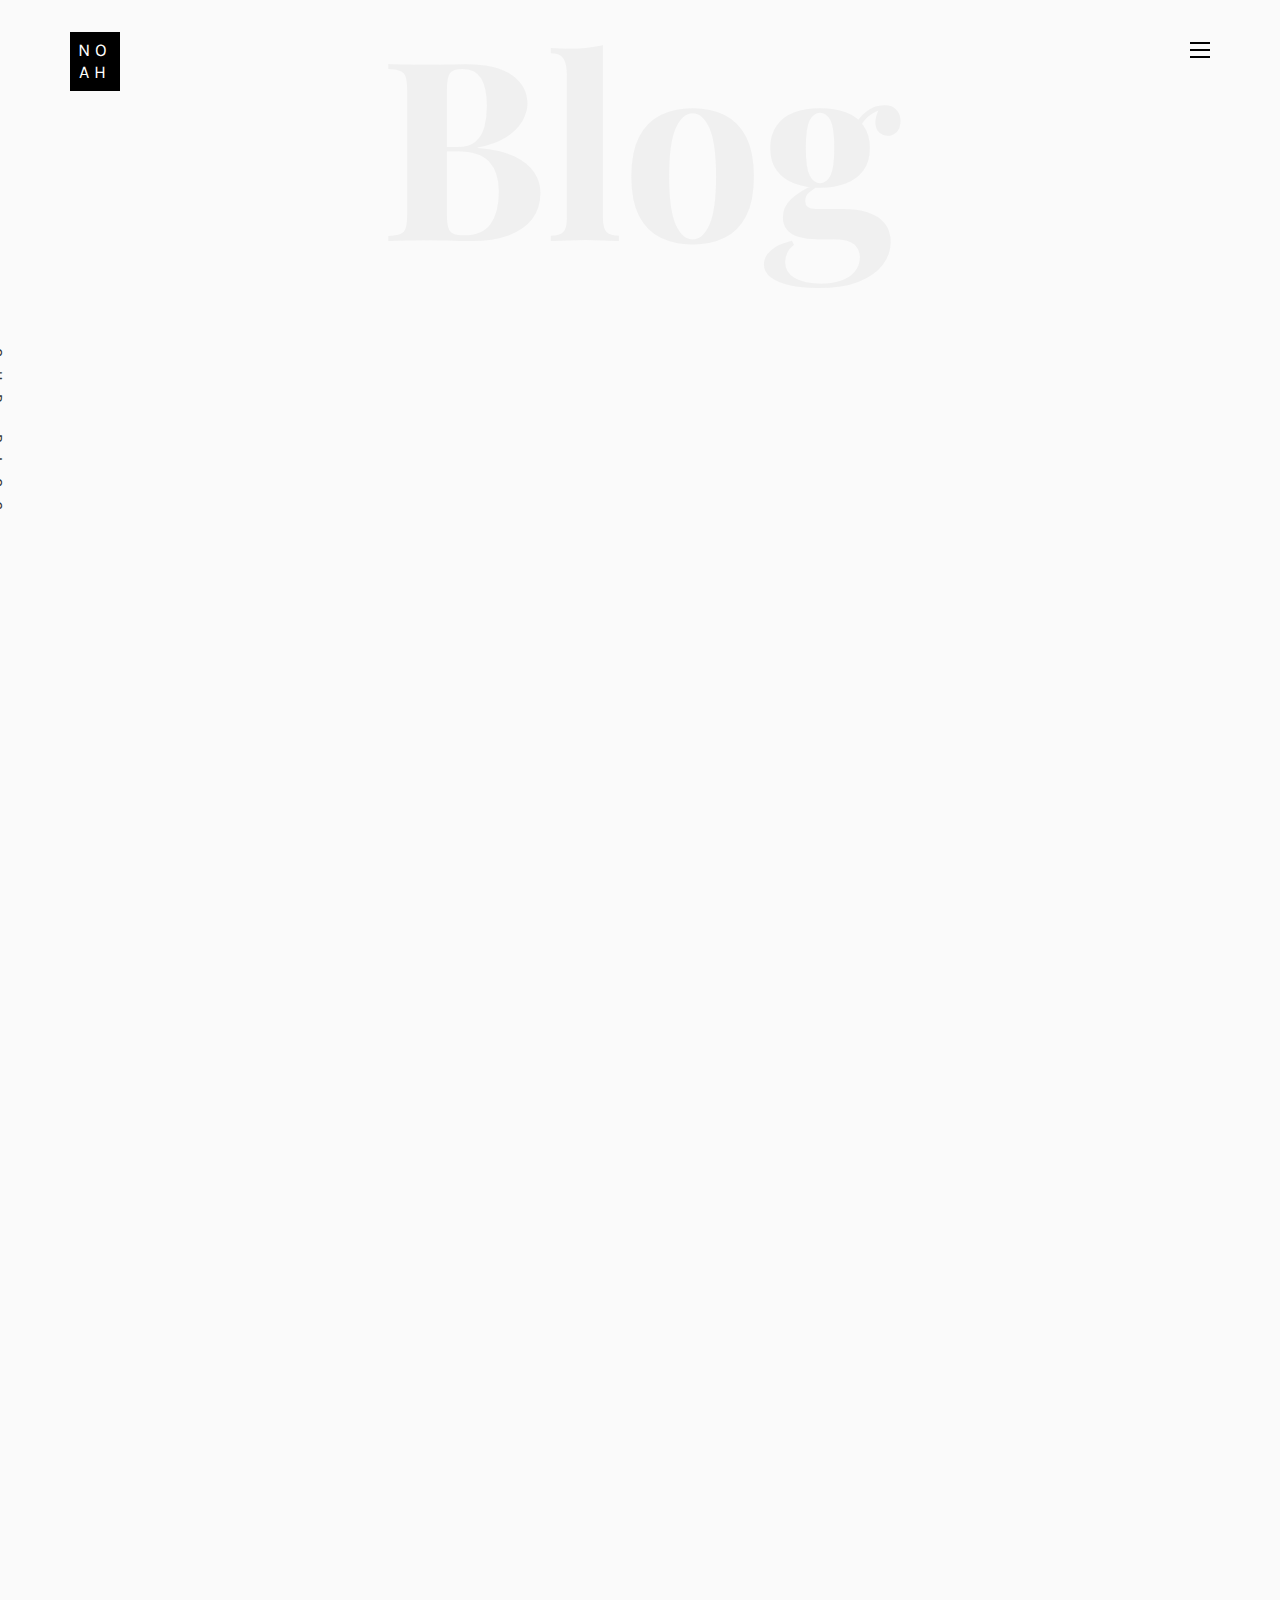
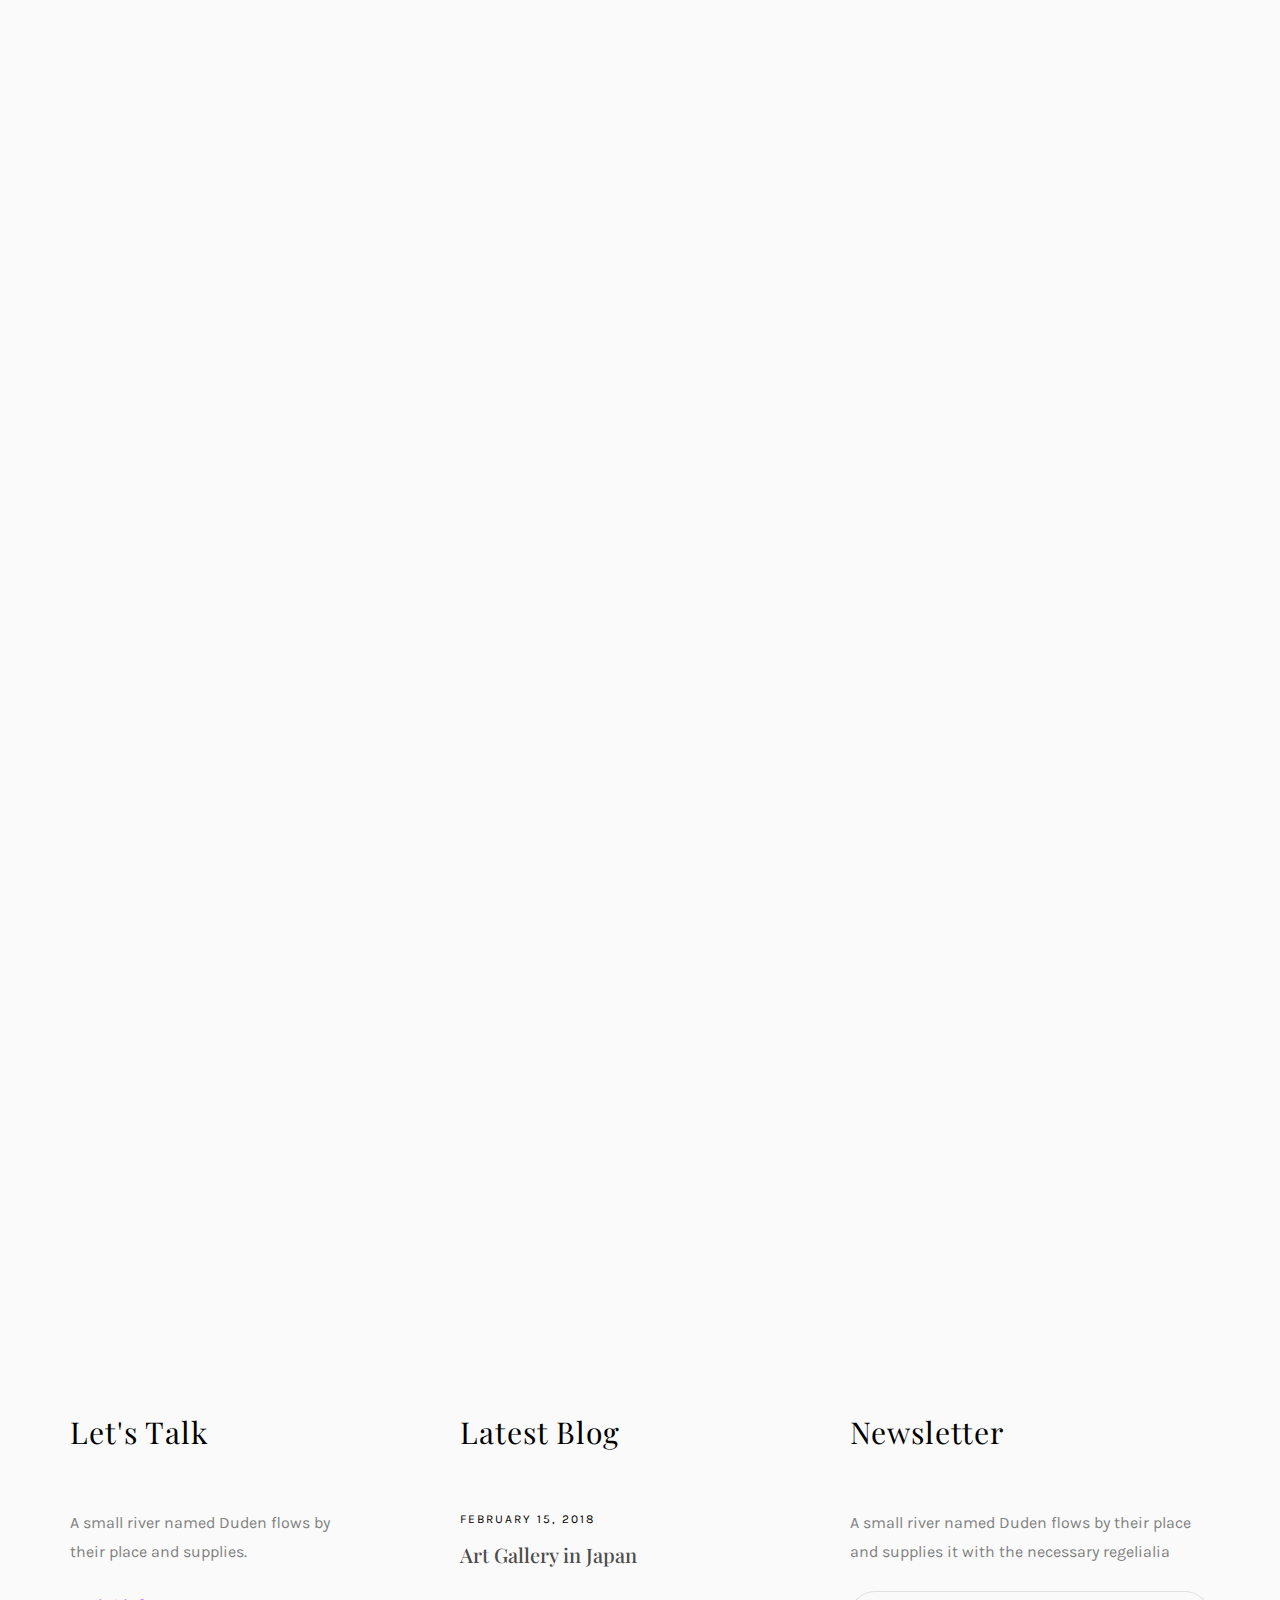
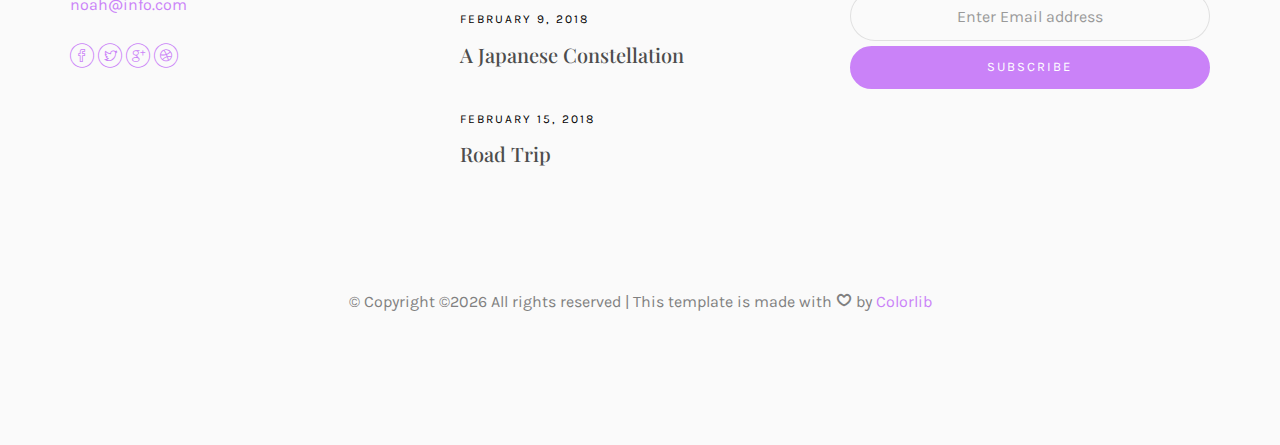
<file: blog.html>
<!DOCTYPE HTML>
<html>
	<head>
	<meta charset="utf-8">
	<meta http-equiv="X-UA-Compatible" content="IE=edge">
	<title>Noah Template</title>
	<meta name="viewport" content="width=device-width, initial-scale=1">
	<meta name="description" content="" />
	<meta name="keywords" content="" />
	<meta name="author" content="" />

  <!-- Facebook and Twitter integration -->
	<meta property="og:title" content=""/>
	<meta property="og:image" content=""/>
	<meta property="og:url" content=""/>
	<meta property="og:site_name" content=""/>
	<meta property="og:description" content=""/>
	<meta name="twitter:title" content="" />
	<meta name="twitter:image" content="" />
	<meta name="twitter:url" content="" />
	<meta name="twitter:card" content="" />

	<!-- Place favicon.ico and apple-touch-icon.png in the root directory -->
	<link rel="shortcut icon" href="favicon.ico">

	<link href="https://fonts.googleapis.com/css?family=Karla:400,700" rel="stylesheet">
	<link href="https://fonts.googleapis.com/css?family=Playfair+Display:400,400i,700" rel="stylesheet">
	
	<!-- Animate.css -->
	<link rel="stylesheet" href="css/animate.css">
	<!-- Icomoon Icon Fonts-->
	<link rel="stylesheet" href="css/icomoon.css">
	<!-- Bootstrap  -->
	<link rel="stylesheet" href="css/bootstrap.css">
	<!-- Owl Carousel -->
	<link rel="stylesheet" href="css/owl.carousel.min.css">
	<link rel="stylesheet" href="css/owl.theme.default.min.css">
	<!-- Magnific Popup -->
	<link rel="stylesheet" href="css/magnific-popup.css">

	<link rel="stylesheet" href="css/style.css">


	<!-- Modernizr JS -->
	<script src="js/modernizr-2.6.2.min.js"></script>
	<!-- FOR IE9 below -->
	<!--[if lt IE 9]>
	<script src="js/respond.min.js"></script>
	<![endif]-->

	</head>
	<body>

	<nav id="colorlib-main-nav" role="navigation">
		<a href="#" class="js-colorlib-nav-toggle colorlib-nav-toggle active"><i></i></a>
		<div class="js-fullheight colorlib-table">
			<div class="colorlib-table-cell js-fullheight">
				<div class="row">
					<div class="col-md-12">
						<div class="form-group">
							<input type="text" class="form-control" id="search" placeholder="Enter any key to search...">
							<button type="submit" class="btn btn-primary"><i class="icon-search3"></i></button>
						</div>
					</div>
				</div>
				<div class="row">
					<div class="col-md-12">
						<ul>
							<li><a href="index.html">Home</a></li>
							<li><a href="services.html">Services</a></li>
							<li><a href="work.html">Work</a></li>
							<li class="active"><a href="blog.html">Blog</a></li>
							<li><a href="about.html">About</a></li>
							<li><a href="contact.html">Contact</a></li>
						</ul>
					</div>
				</div>
				<div class="row">
					<div class="col-md-12">
						<h2 class="head-title">Works</h2>
						<a href="images/work-1.jpg" class="gallery image-popup-link text-center" style="background-image: url(images/work-1.jpg);">
							<span><i class="icon-search3"></i></span>
						</a>
						<a href="images/work-2.jpg" class="gallery image-popup-link text-center" style="background-image: url(images/work-2.jpg);">
							<span><i class="icon-search3"></i></span>
						</a>
						<a href="images/work-3.jpg" class="gallery image-popup-link text-center" style="background-image: url(images/work-3.jpg);">
							<span><i class="icon-search3"></i></span>
						</a>
						<a href="images/work-4.jpg" class="gallery image-popup-link text-center" style="background-image: url(images/work-4.jpg);">
							<span><i class="icon-search3"></i></span>
						</a>
					</div>
				</div>
			</div>
		</div>
	</nav>
	
	<div id="colorlib-page">
		<header>
			<div class="container">
				<div class="row">
					<div class="col-md-12">
						<div class="colorlib-navbar-brand">
							<a class="colorlib-logo" href="index.html"><span>No</span><span>ah</span></a>
						</div>
						<a href="#" class="js-colorlib-nav-toggle colorlib-nav-toggle"><i></i></a>
					</div>
				</div>
			</div>
		</header>
		
		<div id="colorlib-blog">
			<div class="container">
				<div class="row text-center">
					<h2 class="bold">Blog</h2>
				</div>
				<div class="row">
					<div class="col-md-12 col-md-offset-0 text-center animate-box intro-heading">
						<span>Blog</span>
						<h2>Read Our Case</h2>
					</div>
				</div>
				<div class="row">
					<div class="col-md-12">
						<div class="rotate">
							<h2 class="heading">Our Blog</h2>
						</div>
					</div>
				</div>
				<div class="row">
					<div class="col-md-4">
						<div class="article animate-box">
							<a href="blog.html" class="blog-img">
								<img class="img-responsive" src="images/img-1.jpg" alt="html5 bootstrap by colorlib.com">
								<div class="overlay"></div>
								<div class="link">
									<span class="read">Read more</h2>
								</div>
							</a>
							<div class="desc">
								<span class="meta">15, Feb 2018</span>
								<h2><a href="blog.html">A Japanese Constellation</a></h2>
								<p>When she reached the first hills of the Italic Mountains, she had a last view back on the skyline of her hometown Bookmarksgrove</p>
							</div>
						</div>

						<div class="article animate-box">
							<a href="blog.html" class="blog-img">
								<img class="img-responsive" src="images/img-4.jpg" alt="html5 bootstrap by colorlib.com">
								<div class="overlay"></div>
								<div class="link">
									<span class="read">Read more</h2>
								</div>
							</a>
							<div class="desc">
								<span class="meta">15, Feb 2018</span>
								<h2><a href="blog.html">A Japanese Constellation</a></h2>
								<p>When she reached the first hills of the Italic Mountains, she had a last view back on the skyline of her hometown Bookmarksgrove</p>
							</div>
						</div>

						<div class="article animate-box">
							<a href="blog.html" class="blog-img">
								<img class="img-responsive" src="images/img-7.jpg" alt="html5 bootstrap by colorlib.com">
								<div class="overlay"></div>
								<div class="link">
									<span class="read">Read more</h2>
								</div>
							</a>
							<div class="desc">
								<span class="meta">15, Feb 2018</span>
								<h2><a href="blog.html">A Japanese Constellation</a></h2>
								<p>When she reached the first hills of the Italic Mountains, she had a last view back on the skyline of her hometown Bookmarksgrove</p>
							</div>
						</div>
					</div>


					<div class="col-md-4">
						<div class="article animate-box">
							<a href="blog.html" class="blog-img">
								<img class="img-responsive" src="images/img-2.jpg" alt="html5 bootstrap by colorlib.com">
								<div class="overlay"></div>
								<div class="link">
									<span class="read">Read more</h2>
								</div>
							</a>
							<div class="desc">
								<span class="meta">15, Feb 2018</span>
								<h2><a href="blog.html">A Japanese Constellation</a></h2>
								<p>When she reached the first hills of the Italic Mountains, she had a last view back on the skyline of her hometown Bookmarksgrove</p>
							</div>
						</div>
						
						<div class="article animate-box">
							<a href="blog.html" class="blog-img">
								<img class="img-responsive" src="images/img-5.jpg" alt="html5 bootstrap by colorlib.com">
								<div class="overlay"></div>
								<div class="link">
									<span class="read">Read more</h2>
								</div>
							</a>
							<div class="desc">
								<span class="meta">15, Feb 2018</span>
								<h2><a href="blog.html">A Japanese Constellation</a></h2>
								<p>When she reached the first hills of the Italic Mountains, she had a last view back on the skyline of her hometown Bookmarksgrove</p>
							</div>
						</div>

						<div class="article animate-box">
							<a href="blog.html" class="blog-img">
								<img class="img-responsive" src="images/img-8.jpg" alt="html5 bootstrap by colorlib.com">
								<div class="overlay"></div>
								<div class="link">
									<span class="read">Read more</h2>
								</div>
							</a>
							<div class="desc">
								<span class="meta">15, Feb 2018</span>
								<h2><a href="blog.html">A Japanese Constellation</a></h2>
								<p>When she reached the first hills of the Italic Mountains, she had a last view back on the skyline of her hometown Bookmarksgrove</p>
							</div>
						</div>
					</div>


					<div class="col-md-4">
						<div class="article animate-box">
							<a href="blog.html" class="blog-img">
								<img class="img-responsive" src="images/img-3.jpg" alt="html5 bootstrap by colorlib.com">
								<div class="overlay"></div>
								<div class="link">
									<span class="read">Read more</h2>
								</div>
							</a>
							<div class="desc">
								<span class="meta">15, Feb 2018</span>
								<h2><a href="blog.html">A Japanese Constellation</a></h2>
								<p>When she reached the first hills of the Italic Mountains, she had a last view back on the skyline of her hometown Bookmarksgrove</p>
							</div>
						</div>

						<div class="article animate-box">
							<a href="blog.html" class="blog-img">
								<img class="img-responsive" src="images/img-6.jpg" alt="html5 bootstrap by colorlib.com">
								<div class="overlay"></div>
								<div class="link">
									<span class="read">Read more</h2>
								</div>
							</a>
							<div class="desc">
								<span class="meta">15, Feb 2018</span>
								<h2><a href="blog.html">A Japanese Constellation</a></h2>
								<p>When she reached the first hills of the Italic Mountains, she had a last view back on the skyline of her hometown Bookmarksgrove</p>
							</div>
						</div>

						<div class="article animate-box">
							<a href="blog.html" class="blog-img">
								<img class="img-responsive" src="images/img-9.jpg" alt="html5 bootstrap by colorlib.com">
								<div class="overlay"></div>
								<div class="link">
									<span class="read">Read more</h2>
								</div>
							</a>
							<div class="desc">
								<span class="meta">15, Feb 2018</span>
								<h2><a href="blog.html">A Japanese Constellation</a></h2>
								<p>When she reached the first hills of the Italic Mountains, she had a last view back on the skyline of her hometown Bookmarksgrove</p>
							</div>
						</div>
					</div>
				</div>
			</div>
		</div>


		<footer>
			<div id="footer">
				<div class="container">
					<div class="row">
						<div class="col-md-4 col-pb-sm">
							<div class="row">
								<div class="col-md-10">
									<h2>Let's Talk</h2>
									<p>A small river named Duden flows by their place and supplies.</p>
									<p><a href="#">noah@info.com</a></p>
									<p class="colorlib-social-icons">
										<a href="#"><i class="icon-facebook4"></i></a>
										<a href="#"><i class="icon-twitter3"></i></a>
										<a href="#"><i class="icon-googleplus"></i></a>
										<a href="#"><i class="icon-dribbble2"></i></a>
									</p>
								</div>
							</div>
						</div>
						<div class="col-md-4 col-pb-sm">
							<h2>Latest Blog</h2>
							<div class="f-entry">
								<a href="#" class="featured-img" style="background-image: url(images/img-1.jpg);"></a>
								<div class="desc">
									<span>February 15, 2018</span>
									<h3><a href="#">Art Gallery in Japan</a></h3>
								</div>
							</div>
							<div class="f-entry">
								<a href="#" class="featured-img" style="background-image: url(images/img-2.jpg);"></a>
								<div class="desc">
									<span>February 9, 2018</span>
									<h3><a href="#">A Japanese Constellation</a></h3>
								</div>
							</div>
							<div class="f-entry">
								<a href="#" class="featured-img" style="background-image: url(images/img-3.jpg);"></a>
								<div class="desc">
									<span>February 15, 2018</span>
									<h3><a href="#">Road Trip</a></h3>
								</div>
							</div>
						</div>
						<div class="col-md-4 col-pb-sm">
							<h2>Newsletter</h2>
							<p>A small river named Duden flows by their place and supplies it with the necessary regelialia</p>
							<div class="subscribe text-center">
								<div class="form-group">
									<input type="text" class="form-control text-center" placeholder="Enter Email address">
									<input type="submit" value="Subscribe" class="btn btn-primary btn-custom">
								</div>
							</div>
						</div>
					</div>
					<div class="row">
						<div class="col-md-12 text-center">
							<p>
								&copy; <!-- Link back to Colorlib can't be removed. Template is licensed under CC BY 3.0. -->
Copyright &copy;<script>document.write(new Date().getFullYear());</script> All rights reserved | This template is made with <i class="icon-heart4" aria-hidden="true"></i> by <a href="https://colorlib.com" target="_blank">Colorlib</a>
<!-- Link back to Colorlib can't be removed. Template is licensed under CC BY 3.0. -->
							</p>
						</div>
					</div>
				</div>
			</div>
		</footer>
	
	</div>

	<!-- jQuery -->
	<script src="js/jquery.min.js"></script>
	<!-- jQuery Easing -->
	<script src="js/jquery.easing.1.3.js"></script>
	<!-- Bootstrap -->
	<script src="js/bootstrap.min.js"></script>
	<!-- Waypoints -->
	<script src="js/jquery.waypoints.min.js"></script>
	<!-- Owl Carousel -->
	<script src="js/owl.carousel.min.js"></script>
	<!-- Magnific Popup -->
	<script src="js/jquery.magnific-popup.min.js"></script>
	<script src="js/magnific-popup-options.js"></script>

	<!-- Main JS (Do not remove) -->
	<script src="js/main.js"></script>

	</body>
</html>
</file>
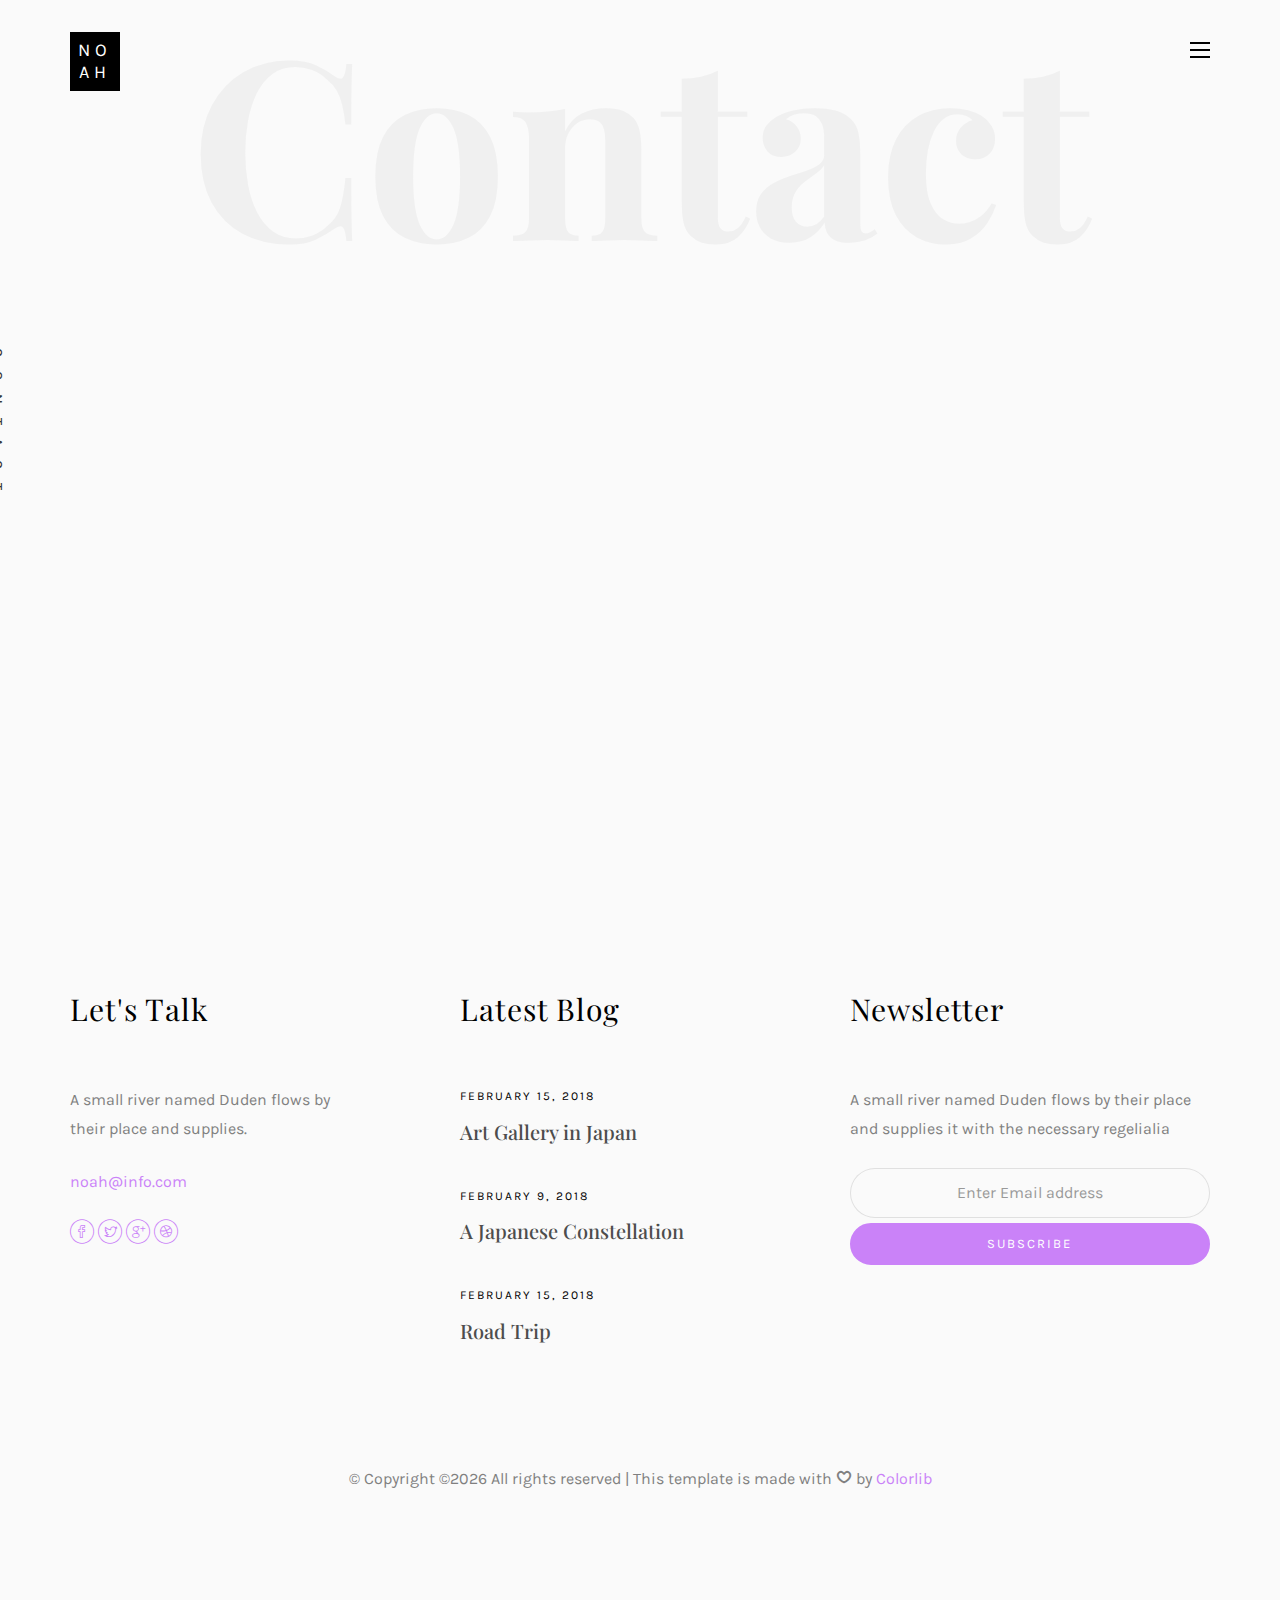
<file: contact.html>
<!DOCTYPE HTML>
<html>
	<head>
	<meta charset="utf-8">
	<meta http-equiv="X-UA-Compatible" content="IE=edge">
	<title>Noah Template</title>
	<meta name="viewport" content="width=device-width, initial-scale=1">
	<meta name="description" content="" />
	<meta name="keywords" content="" />
	<meta name="author" content="" />

  <!-- Facebook and Twitter integration -->
	<meta property="og:title" content=""/>
	<meta property="og:image" content=""/>
	<meta property="og:url" content=""/>
	<meta property="og:site_name" content=""/>
	<meta property="og:description" content=""/>
	<meta name="twitter:title" content="" />
	<meta name="twitter:image" content="" />
	<meta name="twitter:url" content="" />
	<meta name="twitter:card" content="" />

	<!-- Place favicon.ico and apple-touch-icon.png in the root directory -->
	<link rel="shortcut icon" href="favicon.ico">

	<link href="https://fonts.googleapis.com/css?family=Karla:400,700" rel="stylesheet">
	<link href="https://fonts.googleapis.com/css?family=Playfair+Display:400,400i,700" rel="stylesheet">
	
	<!-- Animate.css -->
	<link rel="stylesheet" href="css/animate.css">
	<!-- Icomoon Icon Fonts-->
	<link rel="stylesheet" href="css/icomoon.css">
	<!-- Bootstrap  -->
	<link rel="stylesheet" href="css/bootstrap.css">
	<!-- Owl Carousel -->
	<link rel="stylesheet" href="css/owl.carousel.min.css">
	<link rel="stylesheet" href="css/owl.theme.default.min.css">
	<!-- Magnific Popup -->
	<link rel="stylesheet" href="css/magnific-popup.css">

	<link rel="stylesheet" href="css/style.css">


	<!-- Modernizr JS -->
	<script src="js/modernizr-2.6.2.min.js"></script>
	<!-- FOR IE9 below -->
	<!--[if lt IE 9]>
	<script src="js/respond.min.js"></script>
	<![endif]-->

	</head>
	<body>

	<nav id="colorlib-main-nav" role="navigation">
		<a href="#" class="js-colorlib-nav-toggle colorlib-nav-toggle active"><i></i></a>
		<div class="js-fullheight colorlib-table">
			<div class="colorlib-table-cell js-fullheight">
				<div class="row">
					<div class="col-md-12">
						<div class="form-group">
							<input type="text" class="form-control" id="search" placeholder="Enter any key to search...">
							<button type="submit" class="btn btn-primary"><i class="icon-search3"></i></button>
						</div>
					</div>
				</div>
				<div class="row">
					<div class="col-md-12">
						<ul>
							<li><a href="index.html">Home</a></li>
							<li><a href="services.html">Services</a></li>
							<li><a href="work.html">Work</a></li>
							<li><a href="blog.html">Blog</a></li>
							<li><a href="about.html">About</a></li>
							<li class="active"><a href="contact.html">Contact</a></li>
						</ul>
					</div>
				</div>
				<div class="row">
					<div class="col-md-12">
						<h2 class="head-title">Works</h2>
						<a href="images/work-1.jpg" class="gallery image-popup-link text-center" style="background-image: url(images/work-1.jpg);">
							<span><i class="icon-search3"></i></span>
						</a>
						<a href="images/work-2.jpg" class="gallery image-popup-link text-center" style="background-image: url(images/work-2.jpg);">
							<span><i class="icon-search3"></i></span>
						</a>
						<a href="images/work-3.jpg" class="gallery image-popup-link text-center" style="background-image: url(images/work-3.jpg);">
							<span><i class="icon-search3"></i></span>
						</a>
						<a href="images/work-4.jpg" class="gallery image-popup-link text-center" style="background-image: url(images/work-4.jpg);">
							<span><i class="icon-search3"></i></span>
						</a>
					</div>
				</div>
			</div>
		</div>
	</nav>
	
	<div id="colorlib-page">
		<header>
			<div class="container">
				<div class="row">
					<div class="col-md-12">
						<div class="colorlib-navbar-brand">
							<a class="colorlib-logo" href="index.html"><span>No</span><span>ah</span></a>
						</div>
						<a href="#" class="js-colorlib-nav-toggle colorlib-nav-toggle"><i></i></a>
					</div>
				</div>
			</div>
		</header>
		
		<div id="colorlib-contact">
			<div class="container">
				<div class="row text-center">
					<h2 class="bold">Contact</h2>
				</div>
				<div class="row">
					<div class="col-md-12 col-md-offset-0 text-center animate-box intro-heading">
						<span>Contact</span>
						<h2>Contact Me</h2>
					</div>
				</div>
				<div class="row">
					<div class="col-md-12">
						<div class="rotate">
							<h2 class="heading">Contact</h2>
						</div>
					</div>
				</div>
				<div class="row">
					<div class="col-md-12 col-md-offset-0">
						<div class="row">
							<div class="col-md-4 animate-box">
								<h3>My Address</h3>
								<ul class="contact-info">
									<li><span><i class="icon-map5"></i></span>88 West 21th Street, Suite 721 New York NY 10016</li>
									<li><span><i class="icon-phone4"></i></span>+ 1235 2355 98</li>
									<li><span><i class="icon-envelope2"></i></span><a href="#">info@yoursite.com</a></li>
									<li><span><i class="icon-globe3"></i></span><a href="#">www.yoursite.com</a></li>
								</ul>
							</div>
							<div class="col-md-7 col-md-push-1 animate-box">
								<div class="row">
									<div class="col-md-12">
										<div class="form-group">
											<textarea name="" class="form-control" id="" cols="30" rows="7" placeholder="Message"></textarea>
										</div>
									</div>
									<div class="col-md-6">
										<div class="form-group">
											<input type="text" class="form-control" placeholder="Name">
										</div>
									</div>
									<div class="col-md-6">
										<div class="form-group">
											<input type="text" class="form-control" placeholder="Email">
										</div>
									</div>
									<div class="col-md-12">
										<div class="form-group">
											<input type="submit" value="Send Message" class="btn btn-primary">
										</div>
									</div>
								</div>
							</div>
						</div>
					</div>
				</div>
			</div>
		</div>

		<footer>
			<div id="footer">
				<div class="container">
					<div class="row">
						<div class="col-md-4 col-pb-sm">
							<div class="row">
								<div class="col-md-10">
									<h2>Let's Talk</h2>
									<p>A small river named Duden flows by their place and supplies.</p>
									<p><a href="#">noah@info.com</a></p>
									<p class="colorlib-social-icons">
										<a href="#"><i class="icon-facebook4"></i></a>
										<a href="#"><i class="icon-twitter3"></i></a>
										<a href="#"><i class="icon-googleplus"></i></a>
										<a href="#"><i class="icon-dribbble2"></i></a>
									</p>
								</div>
							</div>
						</div>
						<div class="col-md-4 col-pb-sm">
							<h2>Latest Blog</h2>
							<div class="f-entry">
								<a href="#" class="featured-img" style="background-image: url(images/img-1.jpg);"></a>
								<div class="desc">
									<span>February 15, 2018</span>
									<h3><a href="#">Art Gallery in Japan</a></h3>
								</div>
							</div>
							<div class="f-entry">
								<a href="#" class="featured-img" style="background-image: url(images/img-2.jpg);"></a>
								<div class="desc">
									<span>February 9, 2018</span>
									<h3><a href="#">A Japanese Constellation</a></h3>
								</div>
							</div>
							<div class="f-entry">
								<a href="#" class="featured-img" style="background-image: url(images/img-3.jpg);"></a>
								<div class="desc">
									<span>February 15, 2018</span>
									<h3><a href="#">Road Trip</a></h3>
								</div>
							</div>
						</div>
						<div class="col-md-4 col-pb-sm">
							<h2>Newsletter</h2>
							<p>A small river named Duden flows by their place and supplies it with the necessary regelialia</p>
							<div class="subscribe text-center">
								<div class="form-group">
									<input type="text" class="form-control text-center" placeholder="Enter Email address">
									<input type="submit" value="Subscribe" class="btn btn-primary btn-custom">
								</div>
							</div>
						</div>
					</div>
					<div class="row">
						<div class="col-md-12 text-center">
							<p>
								&copy; <!-- Link back to Colorlib can't be removed. Template is licensed under CC BY 3.0. -->
Copyright &copy;<script>document.write(new Date().getFullYear());</script> All rights reserved | This template is made with <i class="icon-heart4" aria-hidden="true"></i> by <a href="https://colorlib.com" target="_blank">Colorlib</a>
<!-- Link back to Colorlib can't be removed. Template is licensed under CC BY 3.0. -->
							</p>
						</div>
					</div>
				</div>
			</div>
		</footer>
	
	</div>

	<!-- jQuery -->
	<script src="js/jquery.min.js"></script>
	<!-- jQuery Easing -->
	<script src="js/jquery.easing.1.3.js"></script>
	<!-- Bootstrap -->
	<script src="js/bootstrap.min.js"></script>
	<!-- Waypoints -->
	<script src="js/jquery.waypoints.min.js"></script>
	<!-- Owl Carousel -->
	<script src="js/owl.carousel.min.js"></script>
	<!-- Magnific Popup -->
	<script src="js/jquery.magnific-popup.min.js"></script>
	<script src="js/magnific-popup-options.js"></script>

	<!-- Main JS (Do not remove) -->
	<script src="js/main.js"></script>

	</body>
</html>
</file>
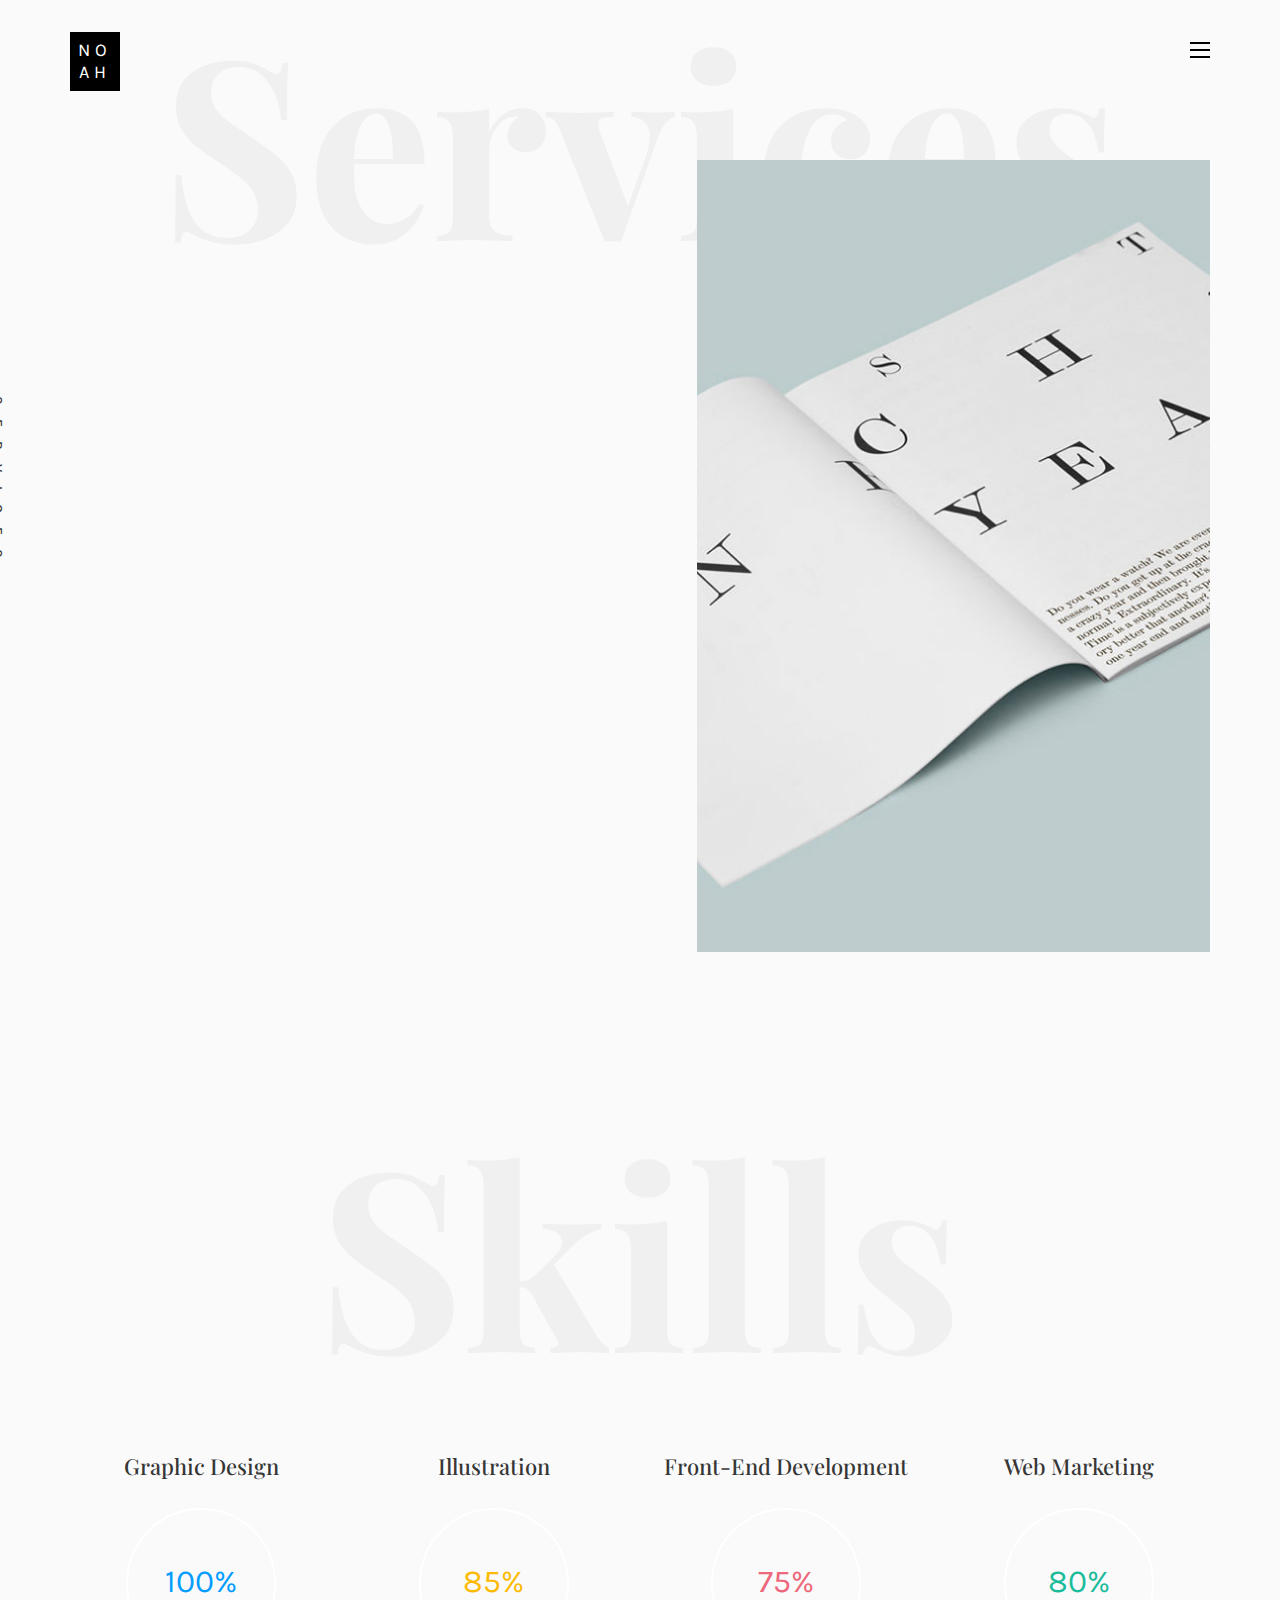
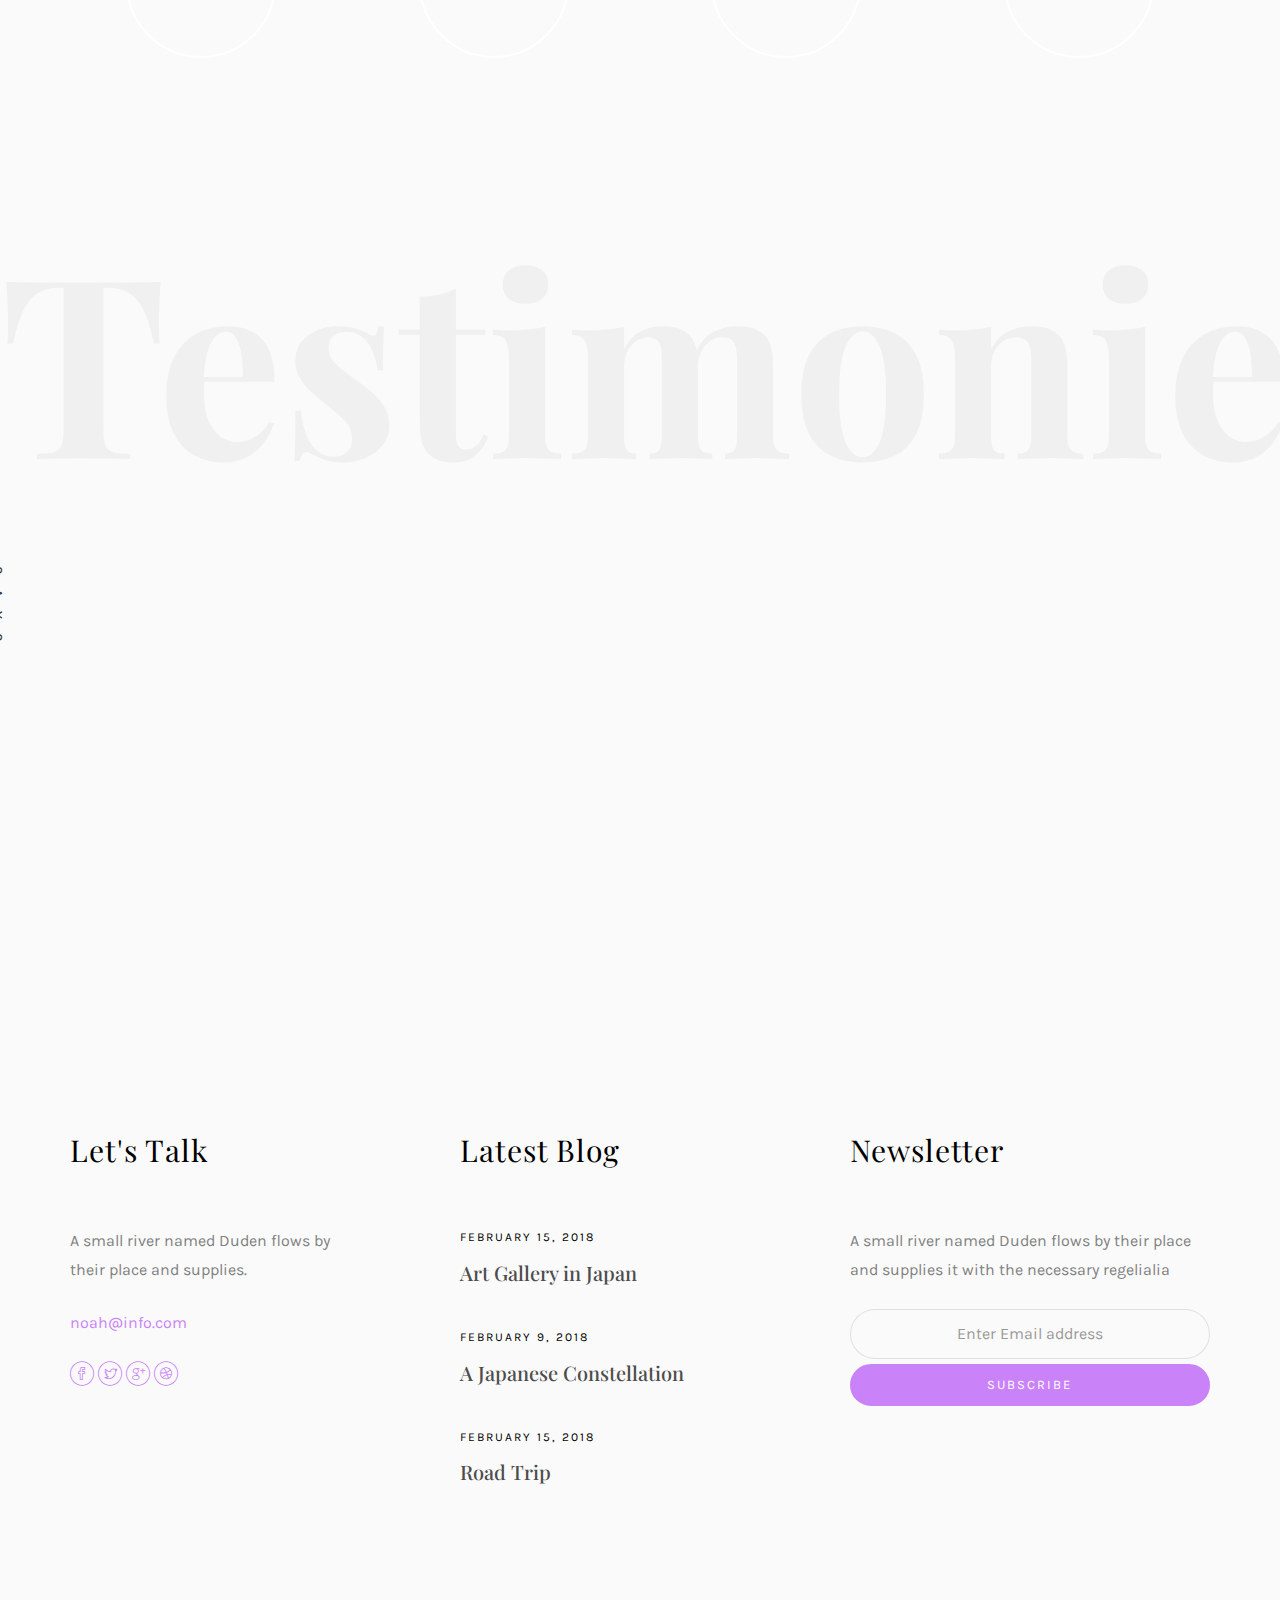
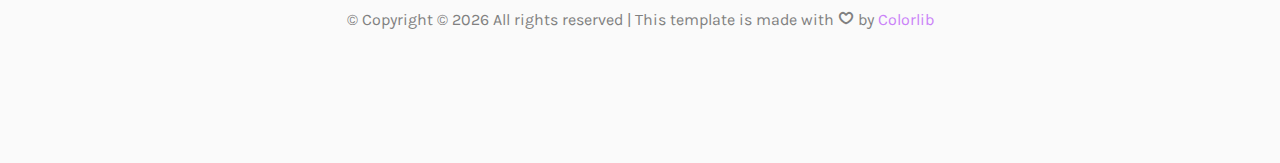
<file: services.html>
<!DOCTYPE HTML>
<html>

<head>
    <meta charset="utf-8">
    <meta http-equiv="X-UA-Compatible" content="IE=edge">
    <title>Mengsha Li</title>
    <meta name="viewport" content="width=device-width, initial-scale=1">
    <meta name="description" content="" />
    <meta name="keywords" content="" />
    <meta name="author" content="" />

    <!-- Facebook and Twitter integration -->
    <meta property="og:title" content="" />
    <meta property="og:image" content="" />
    <meta property="og:url" content="" />
    <meta property="og:site_name" content="" />
    <meta property="og:description" content="" />
    <meta name="twitter:title" content="" />
    <meta name="twitter:image" content="" />
    <meta name="twitter:url" content="" />
    <meta name="twitter:card" content="" />

    <!-- Place favicon.ico and apple-touch-icon.png in the root directory -->
    <link rel="shortcut icon" href="favicon.ico">

    <link href="https://fonts.googleapis.com/css?family=Karla:400,700" rel="stylesheet">
    <link href="https://fonts.googleapis.com/css?family=Playfair+Display:400,400i,700" rel="stylesheet">

    <!-- Animate.css -->
    <link rel="stylesheet" href="css/animate.css">
    <!-- Icomoon Icon Fonts-->
    <link rel="stylesheet" href="css/icomoon.css">
    <!-- Bootstrap  -->
    <link rel="stylesheet" href="css/bootstrap.css">
    <!-- Owl Carousel -->
    <link rel="stylesheet" href="css/owl.carousel.min.css">
    <link rel="stylesheet" href="css/owl.theme.default.min.css">
    <!-- Magnific Popup -->
    <link rel="stylesheet" href="css/magnific-popup.css">

    <link rel="stylesheet" href="css/style.css">


    <!-- Modernizr JS -->
    <script src="js/modernizr-2.6.2.min.js"></script>
    <!-- FOR IE9 below -->
    <!--[if lt IE 9]>
	<script src="js/respond.min.js"></script>
	<![endif]-->

</head>

<body>

    <nav id="colorlib-main-nav" role="navigation">
        <a href="#" class="js-colorlib-nav-toggle colorlib-nav-toggle active"><i></i></a>
        <div class="js-fullheight colorlib-table">
            <div class="colorlib-table-cell js-fullheight">
                <div class="row">
                    <div class="col-md-12">
                        <div class="form-group">
                            <input type="text" class="form-control" id="search" placeholder="Enter any key to search...">
                            <button type="submit" class="btn btn-primary"><i class="icon-search3"></i></button>
                        </div>
                    </div>
                </div>
                <div class="row">
                    <div class="col-md-12">
                        <ul>
                            <li><a href="index.html">Home</a></li>
                            <li class="active"><a href="services.html">Skills</a></li>
                            <li><a href="work.html">Projects</a></li>
                            <li><a href="blog.html">Blog</a></li>
                            <li><a href="about.html">About</a></li>
                            <li><a href="contact.html">Contact</a></li>
                        </ul>
                    </div>
                </div>
                <div class="row">
                    <div class="col-md-12">
                        <h2 class="head-title">Projects</h2>
                        <a href="images/work-1.jpg" class="gallery image-popup-link text-center" style="background-image: url(images/work-1.jpg);">
                            <span><i class="icon-search3"></i></span>
                        </a>
                        <a href="images/work-2.jpg" class="gallery image-popup-link text-center" style="background-image: url(images/work-2.jpg);">
                            <span><i class="icon-search3"></i></span>
                        </a>
                        <a href="images/work-3.jpg" class="gallery image-popup-link text-center" style="background-image: url(images/work-3.jpg);">
                            <span><i class="icon-search3"></i></span>
                        </a>
                        <a href="images/work-4.jpg" class="gallery image-popup-link text-center" style="background-image: url(images/work-4.jpg);">
                            <span><i class="icon-search3"></i></span>
                        </a>
                    </div>
                </div>
            </div>
        </div>
    </nav>

    <div id="colorlib-page">
        <header>
            <div class="container">
                <div class="row">
                    <div class="col-md-12">
                        <div class="colorlib-navbar-brand">
                            <a class="colorlib-logo" href="index.html"><span>No</span><span>ah</span></a>
                        </div>
                        <a href="#" class="js-colorlib-nav-toggle colorlib-nav-toggle"><i></i></a>
                    </div>
                </div>
            </div>
        </header>
        <div id="colorlib-services">
            <div class="container">
                <div class="row text-center">
                    <h2 class="bold">Services</h2>
                </div>
                <div class="row">
                    <div class="col-md-12">
                        <div class="services-flex">
                            <div class="one-third">
                                <div class="row">
                                    <div class="col-md-12 col-md-offset-0 animate-box intro-heading">
                                        <span>My Services</span>
                                        <h2>Here Are Some of My Skills</h2>
                                    </div>
                                </div>
                                <div class="row">
                                    <div class="col-md-12">
                                        <div class="rotate">
                                            <h2 class="heading">Services</h2>
                                        </div>
                                    </div>
                                    <div class="col-md-6">
                                        <div class="services animate-box">
                                            <h3>1 - Graphic Design</h3>
                                            <ul>
                                                <li>UI Design</li>
                                                <li>Website &amp; Digital Design</li>
                                                <li>Brading &amp; Visual Identity</li>
                                                <li>Print Design</li>
                                            </ul>
                                        </div>
                                        <div class="services animate-box">
                                            <h3>3 - Front End Development</h3>
                                            <ul>
                                                <li>HTML / CSS</li>
                                                <li>JS &amp; Jquery Startup</li>
                                                <li>WordPress</li>
                                                <li>Jomla</li>
                                            </ul>
                                        </div>
                                    </div>
                                    <div class="col-md-6">
                                        <div class="services animate-box">
                                            <h3>2 - Illustration</h3>
                                            <ul>
                                                <li>Editorial</li>
                                                <li>Narrative</li>
                                                <li>Motion Graphics</li>
                                                <li>Animation</li>
                                                <li>Visual Effects</li>
                                            </ul>
                                        </div>
                                        <div class="services animate-box">
                                            <h3>4 - Web Marketing</h3>
                                            <ul>
                                                <li>Sales Marketing</li>
                                                <li>Invoice</li>
                                                <li>eCommerce</li>
                                            </ul>
                                        </div>
                                    </div>
                                </div>
                            </div>
                            <div class="one-forth services-img" style="background-image: url(images/services-img.jpg);">
                            </div>
                        </div>
                    </div>
                </div>
            </div>
        </div>

        <div id="colorlib-progress">
            <div class="container">
                <div class="row text-center">
                    <h2 class="bold">Skills</h2>
                </div>
                <div class="row">
                    <div class="col-md-12 col-md-offset-0 text-center animate-box intro-heading">
                        <span>Skills</span>
                        <h2>My Skills</h2>
                    </div>
                </div>
                <div class="row">
                    <div class="col-md-3 col-sm-6 text-center">
                        <h2 class="progress-head">Graphic Design</h2>
                        <div class="progress blue">
                            <span class="progress-left">
		                    <span class="progress-bar"></span>
                            </span>
                            <span class="progress-right">
		                    <span class="progress-bar"></span>
                            </span>
                            <div class="progress-value">100%</div>
                        </div>
                    </div>

                    <div class="col-md-3 col-sm-6 text-center">
                        <h2 class="progress-head">Illustration</h2>
                        <div class="progress yellow">
                            <span class="progress-left">
		                    <span class="progress-bar"></span>
                            </span>
                            <span class="progress-right">
		                    <span class="progress-bar"></span>
                            </span>
                            <div class="progress-value">85%</div>
                        </div>
                    </div>

                    <div class="col-md-3 col-sm-6 text-center">
                        <h2 class="progress-head">Front-End Development</h2>
                        <div class="progress pink">
                            <span class="progress-left">
		                    <span class="progress-bar"></span>
                            </span>
                            <span class="progress-right">
		                    <span class="progress-bar"></span>
                            </span>
                            <div class="progress-value">75%</div>
                        </div>
                    </div>

                    <div class="col-md-3 col-sm-6 text-center">
                        <h2 class="progress-head">Web Marketing</h2>
                        <div class="progress green">
                            <span class="progress-left">
		                    <span class="progress-bar"></span>
                            </span>
                            <span class="progress-right">
		                    <span class="progress-bar"></span>
                            </span>
                            <div class="progress-value">80%</div>
                        </div>
                    </div>
                </div>
            </div>
        </div>

        <div id="colorlib-testimony">
            <div class="container">
                <div class="row text-center">
                    <h2 class="bold">Testimonies</h2>
                </div>
                <div class="row">
                    <div class="col-md-12 col-md-offset-0 text-center animate-box intro-heading">
                        <span>Testimonies</span>
                        <h2>Clients Says</h2>
                    </div>
                </div>
                <div class="row">
                    <div class="col-md-12">
                        <div class="rotate">
                            <h2 class="heading">Says</h2>
                        </div>
                    </div>
                </div>
                <div class="row animate-box">
                    <div class="owl-carousel">
                        <div class="item">
                            <div class="col-md-12 text-center">
                                <div class="testimony">
                                    <blockquote>
                                        <p>"A small river named Duden flows by their place and supplies it with the necessary regelialia.</p>
                                        <span>" &mdash; George Brooks</span>
                                    </blockquote>
                                </div>
                            </div>
                        </div>
                        <div class="item">
                            <div class="col-md-12 text-center">
                                <div class="testimony">
                                    <blockquote>
                                        <p>"Even the all-powerful Pointing has no control about the blind texts it is an almost unorthographic life One day however a small line of blind text by the name of Lorem Ipsum decided to leave for the far World of
                                            Grammar.
                                        </p>
                                        <span>" &mdash; Daniel Foster</span>
                                    </blockquote>
                                </div>
                            </div>
                        </div>
                        <div class="item">
                            <div class="col-md-12 text-center">
                                <div class="testimony">
                                    <blockquote>
                                        <p>"When she reached the first hills of the Italic Mountains, she had a last view back on the skyline of her hometown Bookmarksgrove</p>
                                        <span>" &mdash; Liam Jenkins</span>
                                    </blockquote>
                                </div>
                            </div>
                        </div>
                    </div>
                </div>
            </div>
        </div>

        <footer>
            <div id="footer">
                <div class="container">
                    <div class="row">
                        <div class="col-md-4 col-pb-sm">
                            <div class="row">
                                <div class="col-md-10">
                                    <h2>Let's Talk</h2>
                                    <p>A small river named Duden flows by their place and supplies.</p>
                                    <p><a href="#">noah@info.com</a></p>
                                    <p class="colorlib-social-icons">
                                        <a href="#"><i class="icon-facebook4"></i></a>
                                        <a href="#"><i class="icon-twitter3"></i></a>
                                        <a href="#"><i class="icon-googleplus"></i></a>
                                        <a href="#"><i class="icon-dribbble2"></i></a>
                                    </p>
                                </div>
                            </div>
                        </div>
                        <div class="col-md-4 col-pb-sm">
                            <h2>Latest Blog</h2>
                            <div class="f-entry">
                                <a href="#" class="featured-img" style="background-image: url(images/img-1.jpg);"></a>
                                <div class="desc">
                                    <span>February 15, 2018</span>
                                    <h3><a href="#">Art Gallery in Japan</a></h3>
                                </div>
                            </div>
                            <div class="f-entry">
                                <a href="#" class="featured-img" style="background-image: url(images/img-2.jpg);"></a>
                                <div class="desc">
                                    <span>February 9, 2018</span>
                                    <h3><a href="#">A Japanese Constellation</a></h3>
                                </div>
                            </div>
                            <div class="f-entry">
                                <a href="#" class="featured-img" style="background-image: url(images/img-3.jpg);"></a>
                                <div class="desc">
                                    <span>February 15, 2018</span>
                                    <h3><a href="#">Road Trip</a></h3>
                                </div>
                            </div>
                        </div>
                        <div class="col-md-4 col-pb-sm">
                            <h2>Newsletter</h2>
                            <p>A small river named Duden flows by their place and supplies it with the necessary regelialia</p>
                            <div class="subscribe text-center">
                                <div class="form-group">
                                    <input type="text" class="form-control text-center" placeholder="Enter Email address">
                                    <input type="submit" value="Subscribe" class="btn btn-primary btn-custom">
                                </div>
                            </div>
                        </div>
                    </div>
                    <div class="row">
                        <div class="col-md-12 text-center">
                            <p>
                                &copy;
                                <!-- Link back to Colorlib can't be removed. Template is licensed under CC BY 3.0. -->
                                Copyright &copy;
                                <script>
                                    document.write(new Date().getFullYear());
                                </script> All rights reserved | This template is made with <i class="icon-heart4" aria-hidden="true"></i> by <a href="https://colorlib.com" target="_blank">Colorlib</a>
                                <!-- Link back to Colorlib can't be removed. Template is licensed under CC BY 3.0. -->
                            </p>
                        </div>
                    </div>
                </div>
            </div>
        </footer>

    </div>

    <!-- jQuery -->
    <script src="js/jquery.min.js"></script>
    <!-- jQuery Easing -->
    <script src="js/jquery.easing.1.3.js"></script>
    <!-- Bootstrap -->
    <script src="js/bootstrap.min.js"></script>
    <!-- Waypoints -->
    <script src="js/jquery.waypoints.min.js"></script>
    <!-- Owl Carousel -->
    <script src="js/owl.carousel.min.js"></script>
    <!-- Magnific Popup -->
    <script src="js/jquery.magnific-popup.min.js"></script>
    <script src="js/magnific-popup-options.js"></script>

    <!-- Main JS (Do not remove) -->
    <script src="js/main.js"></script>

</body>

</html>
</file>
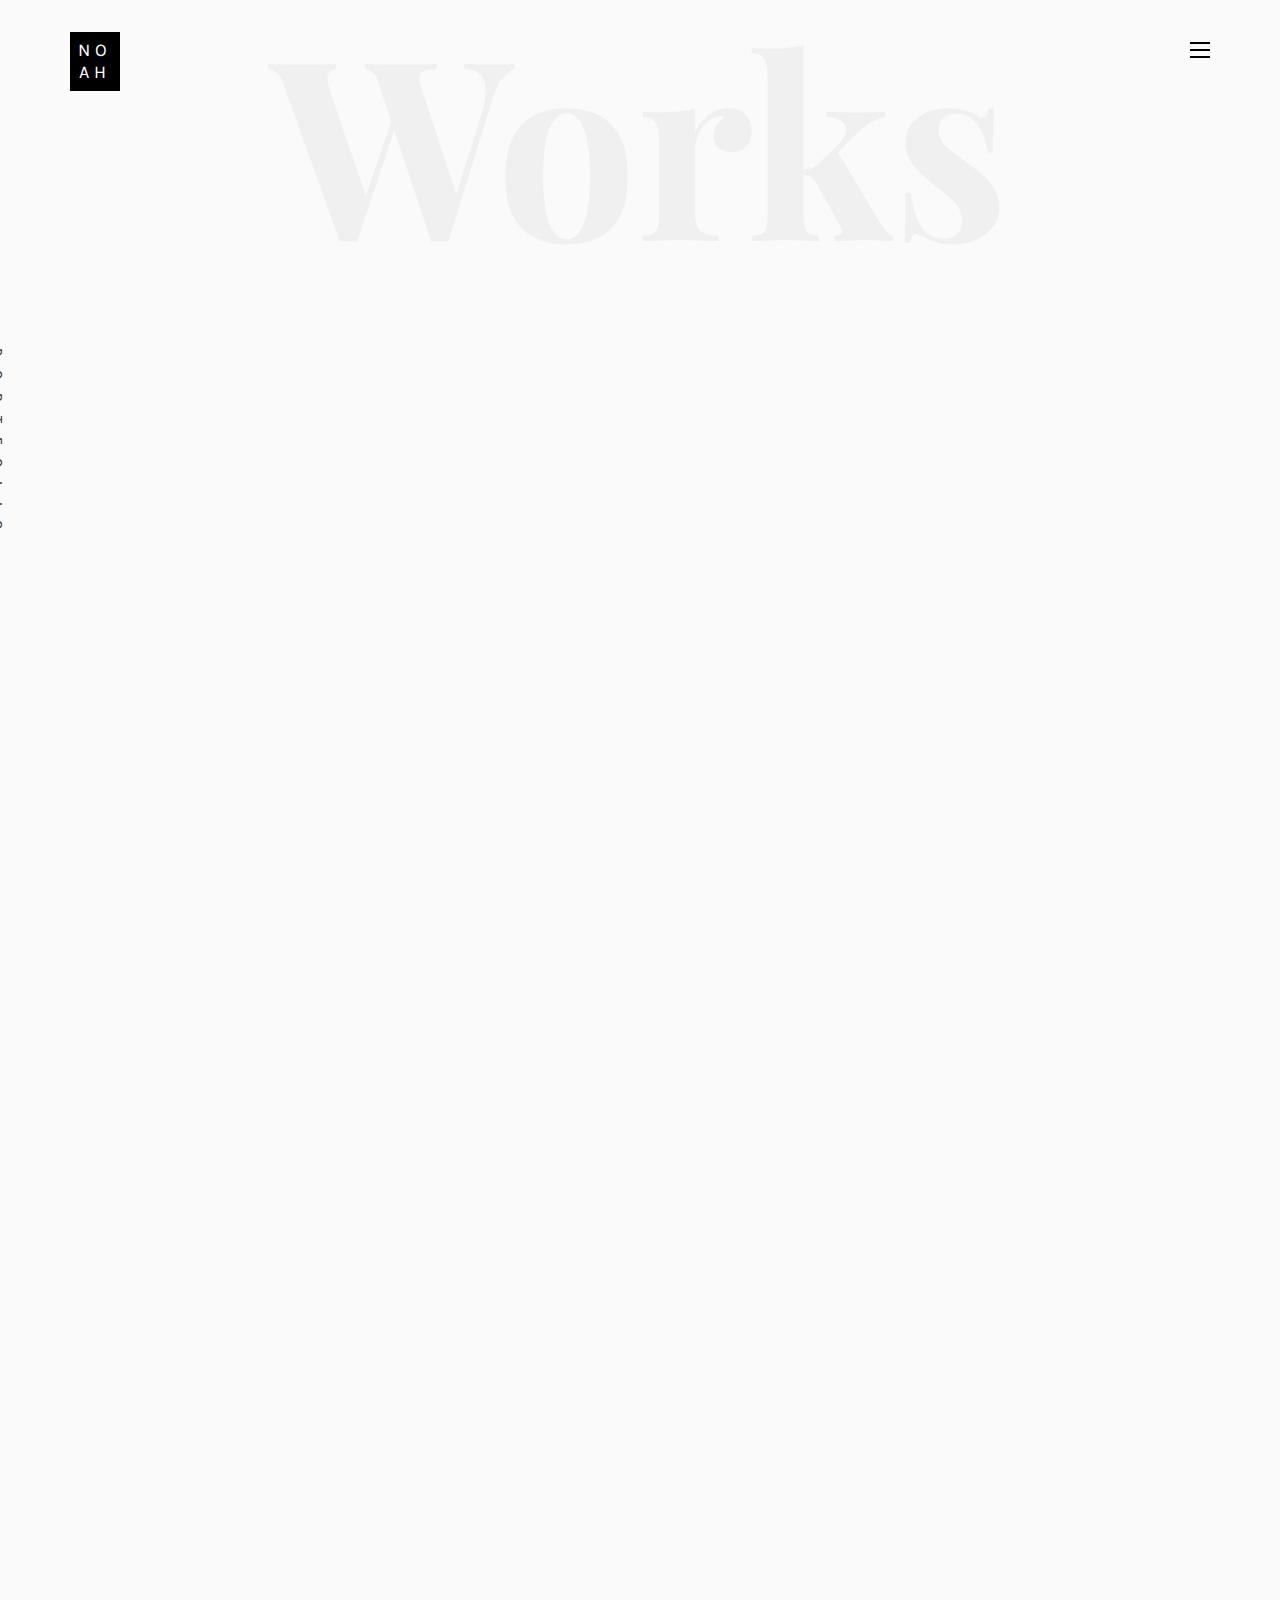
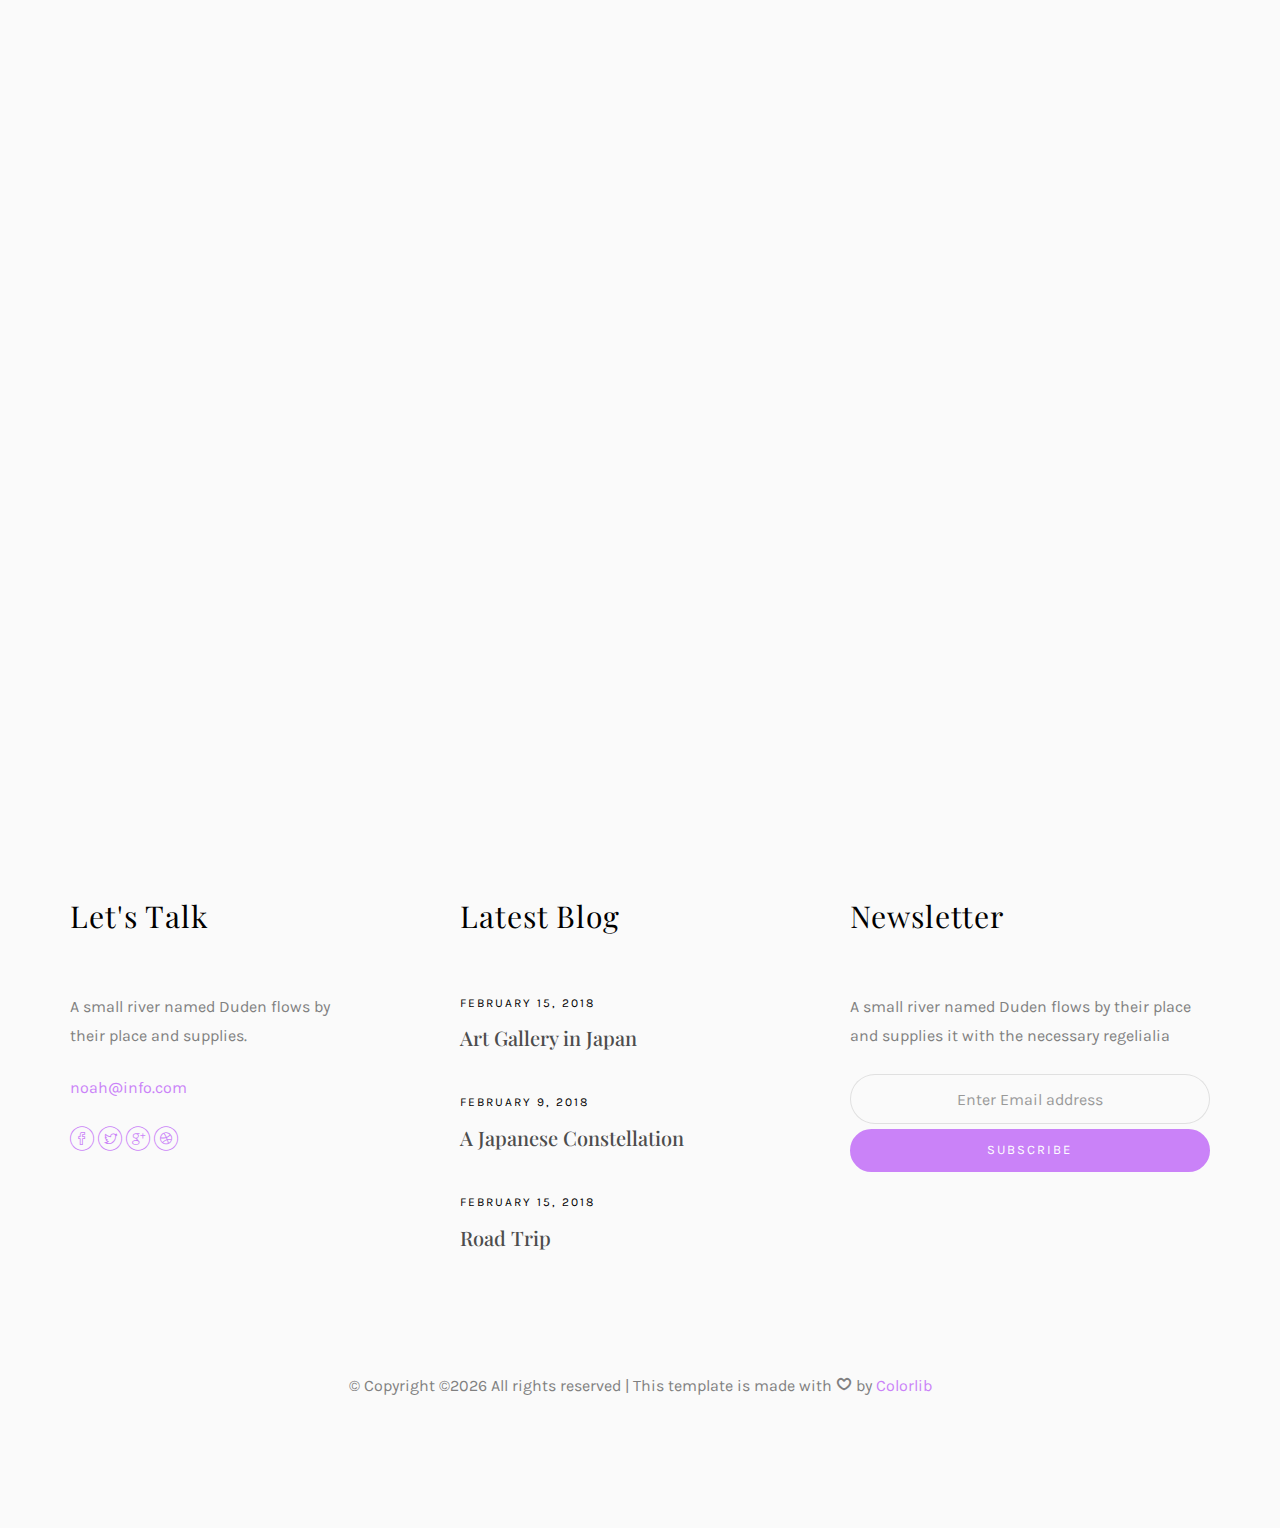
<file: work-single.html>
<!DOCTYPE HTML>
<html>
	<head>
	<meta charset="utf-8">
	<meta http-equiv="X-UA-Compatible" content="IE=edge">
	<title>Noah Template</title>
	<meta name="viewport" content="width=device-width, initial-scale=1">
	<meta name="description" content="" />
	<meta name="keywords" content="" />
	<meta name="author" content="" />

  <!-- Facebook and Twitter integration -->
	<meta property="og:title" content=""/>
	<meta property="og:image" content=""/>
	<meta property="og:url" content=""/>
	<meta property="og:site_name" content=""/>
	<meta property="og:description" content=""/>
	<meta name="twitter:title" content="" />
	<meta name="twitter:image" content="" />
	<meta name="twitter:url" content="" />
	<meta name="twitter:card" content="" />

	<!-- Place favicon.ico and apple-touch-icon.png in the root directory -->
	<link rel="shortcut icon" href="favicon.ico">

	<link href="https://fonts.googleapis.com/css?family=Karla:400,700" rel="stylesheet">
	<link href="https://fonts.googleapis.com/css?family=Playfair+Display:400,400i,700" rel="stylesheet">
	
	<!-- Animate.css -->
	<link rel="stylesheet" href="css/animate.css">
	<!-- Icomoon Icon Fonts-->
	<link rel="stylesheet" href="css/icomoon.css">
	<!-- Bootstrap  -->
	<link rel="stylesheet" href="css/bootstrap.css">
	<!-- Owl Carousel -->
	<link rel="stylesheet" href="css/owl.carousel.min.css">
	<link rel="stylesheet" href="css/owl.theme.default.min.css">
	<!-- Magnific Popup -->
	<link rel="stylesheet" href="css/magnific-popup.css">

	<link rel="stylesheet" href="css/style.css">


	<!-- Modernizr JS -->
	<script src="js/modernizr-2.6.2.min.js"></script>
	<!-- FOR IE9 below -->
	<!--[if lt IE 9]>
	<script src="js/respond.min.js"></script>
	<![endif]-->

	</head>
	<body>

	<nav id="colorlib-main-nav" role="navigation">
		<a href="#" class="js-colorlib-nav-toggle colorlib-nav-toggle active"><i></i></a>
		<div class="js-fullheight colorlib-table">
			<div class="colorlib-table-cell js-fullheight">
				<div class="row">
					<div class="col-md-12">
						<div class="form-group">
							<input type="text" class="form-control" id="search" placeholder="Enter any key to search...">
							<button type="submit" class="btn btn-primary"><i class="icon-search3"></i></button>
						</div>
					</div>
				</div>
				<div class="row">
					<div class="col-md-12">
						<ul>
							<li><a href="index.html">Home</a></li>
							<li><a href="services.html">Services</a></li>
							<li class="active"><a href="work.html">Work</a></li>
							<li><a href="blog.html">Blog</a></li>
							<li><a href="about.html">About</a></li>
							<li><a href="contact.html">Contact</a></li>
						</ul>
					</div>
				</div>
				<div class="row">
					<div class="col-md-12">
						<h2 class="head-title">Works</h2>
						<a href="images/work-1.jpg" class="gallery image-popup-link text-center" style="background-image: url(images/work-1.jpg);">
							<span><i class="icon-search3"></i></span>
						</a>
						<a href="images/work-2.jpg" class="gallery image-popup-link text-center" style="background-image: url(images/work-2.jpg);">
							<span><i class="icon-search3"></i></span>
						</a>
						<a href="images/work-3.jpg" class="gallery image-popup-link text-center" style="background-image: url(images/work-3.jpg);">
							<span><i class="icon-search3"></i></span>
						</a>
						<a href="images/work-4.jpg" class="gallery image-popup-link text-center" style="background-image: url(images/work-4.jpg);">
							<span><i class="icon-search3"></i></span>
						</a>
					</div>
				</div>
			</div>
		</div>
	</nav>
	
	<div id="colorlib-page">
		<header>
			<div class="container">
				<div class="row">
					<div class="col-md-12">
						<div class="colorlib-navbar-brand">
							<a class="colorlib-logo" href="index.html"><span>No</span><span>ah</span></a>
						</div>
						<a href="#" class="js-colorlib-nav-toggle colorlib-nav-toggle"><i></i></a>
					</div>
				</div>
			</div>
		</header>
		<div id="colorlib-work">
			<div class="container">
				<div class="row text-center">
					<h2 class="bold">Works</h2>
				</div>
				<div class="row">
					<div class="col-md-12 col-md-offset-0 text-center animate-box intro-heading">
						<span>Portfolio</span>
						<h2>Portfolio Single</h2>
					</div>
				</div>
				<div class="row">
					<div class="col-md-12">
						<div class="rotate">
							<h2 class="heading">Portfolio</h2>
						</div>
					</div>
				</div>
				<div class="row">
					<div class="col-md-12">
						<div class="work-entry animate-box">
							<a href="work.html" class="work-img" style="background-image: url(images/work-1.jpg);">
							</a>
							<div class="col-md-8 col-md-offset-2">
								<div class="desc">
									<h2>Pursuing Best</h2>
									<p>Far far away, behind the word mountains, far from the countries Vokalia and Consonantia, there live the blind texts. Separated they live in Bookmarksgrove right at the coast of the Semantics, a large language ocean.</p>
									<p>On her way she met a copy. The copy warned the Little Blind Text, that where it came from it would have been rewritten a thousand times and everything that was left from its origin would be the word "and" and the Little Blind Text should turn around and return to its own, safe country. But nothing the copy said could convince her and so it didn’t take long until a few insidious Copy Writers ambushed her, made her drunk with Longe and Parole and dragged her into their agency, where they abused her for their.</p>
									<img class="img-responsive" src="images/work-2.jpg" alt="html5 bootstrap template by colorlib.com"><br>
									<p>When she reached the first hills of the Italic Mountains, she had a last view back on the skyline of her hometown Bookmarksgrove, the headline of Alphabet Village and the subline of her own road, the Line Lane. Pityful a rethoric question ran over her cheek, then she continued her way.</p>
									<p class="read"><a href="#">Live Preview</a></p>
								</div>
							</div>
						</div>
					</div>
				</div>
			</div>
		</div>

		<footer>
			<div id="footer">
				<div class="container">
					<div class="row">
						<div class="col-md-4 col-pb-sm">
							<div class="row">
								<div class="col-md-10">
									<h2>Let's Talk</h2>
									<p>A small river named Duden flows by their place and supplies.</p>
									<p><a href="#">noah@info.com</a></p>
									<p class="colorlib-social-icons">
										<a href="#"><i class="icon-facebook4"></i></a>
										<a href="#"><i class="icon-twitter3"></i></a>
										<a href="#"><i class="icon-googleplus"></i></a>
										<a href="#"><i class="icon-dribbble2"></i></a>
									</p>
								</div>
							</div>
						</div>
						<div class="col-md-4 col-pb-sm">
							<h2>Latest Blog</h2>
							<div class="f-entry">
								<a href="#" class="featured-img" style="background-image: url(images/img-1.jpg);"></a>
								<div class="desc">
									<span>February 15, 2018</span>
									<h3><a href="#">Art Gallery in Japan</a></h3>
								</div>
							</div>
							<div class="f-entry">
								<a href="#" class="featured-img" style="background-image: url(images/img-2.jpg);"></a>
								<div class="desc">
									<span>February 9, 2018</span>
									<h3><a href="#">A Japanese Constellation</a></h3>
								</div>
							</div>
							<div class="f-entry">
								<a href="#" class="featured-img" style="background-image: url(images/img-3.jpg);"></a>
								<div class="desc">
									<span>February 15, 2018</span>
									<h3><a href="#">Road Trip</a></h3>
								</div>
							</div>
						</div>
						<div class="col-md-4 col-pb-sm">
							<h2>Newsletter</h2>
							<p>A small river named Duden flows by their place and supplies it with the necessary regelialia</p>
							<div class="subscribe text-center">
								<div class="form-group">
									<input type="text" class="form-control text-center" placeholder="Enter Email address">
									<input type="submit" value="Subscribe" class="btn btn-primary btn-custom">
								</div>
							</div>
						</div>
					</div>
					<div class="row">
						<div class="col-md-12 text-center">
							<p>
								&copy; <!-- Link back to Colorlib can't be removed. Template is licensed under CC BY 3.0. -->
Copyright &copy;<script>document.write(new Date().getFullYear());</script> All rights reserved | This template is made with <i class="icon-heart4" aria-hidden="true"></i> by <a href="https://colorlib.com" target="_blank">Colorlib</a>
<!-- Link back to Colorlib can't be removed. Template is licensed under CC BY 3.0. -->
							</p>
						</div>
					</div>
				</div>
			</div>
		</footer>
	
	</div>

	<!-- jQuery -->
	<script src="js/jquery.min.js"></script>
	<!-- jQuery Easing -->
	<script src="js/jquery.easing.1.3.js"></script>
	<!-- Bootstrap -->
	<script src="js/bootstrap.min.js"></script>
	<!-- Waypoints -->
	<script src="js/jquery.waypoints.min.js"></script>
	<!-- Owl Carousel -->
	<script src="js/owl.carousel.min.js"></script>
	<!-- Magnific Popup -->
	<script src="js/jquery.magnific-popup.min.js"></script>
	<script src="js/magnific-popup-options.js"></script>

	<!-- Main JS (Do not remove) -->
	<script src="js/main.js"></script>

	</body>
</html>
</file>
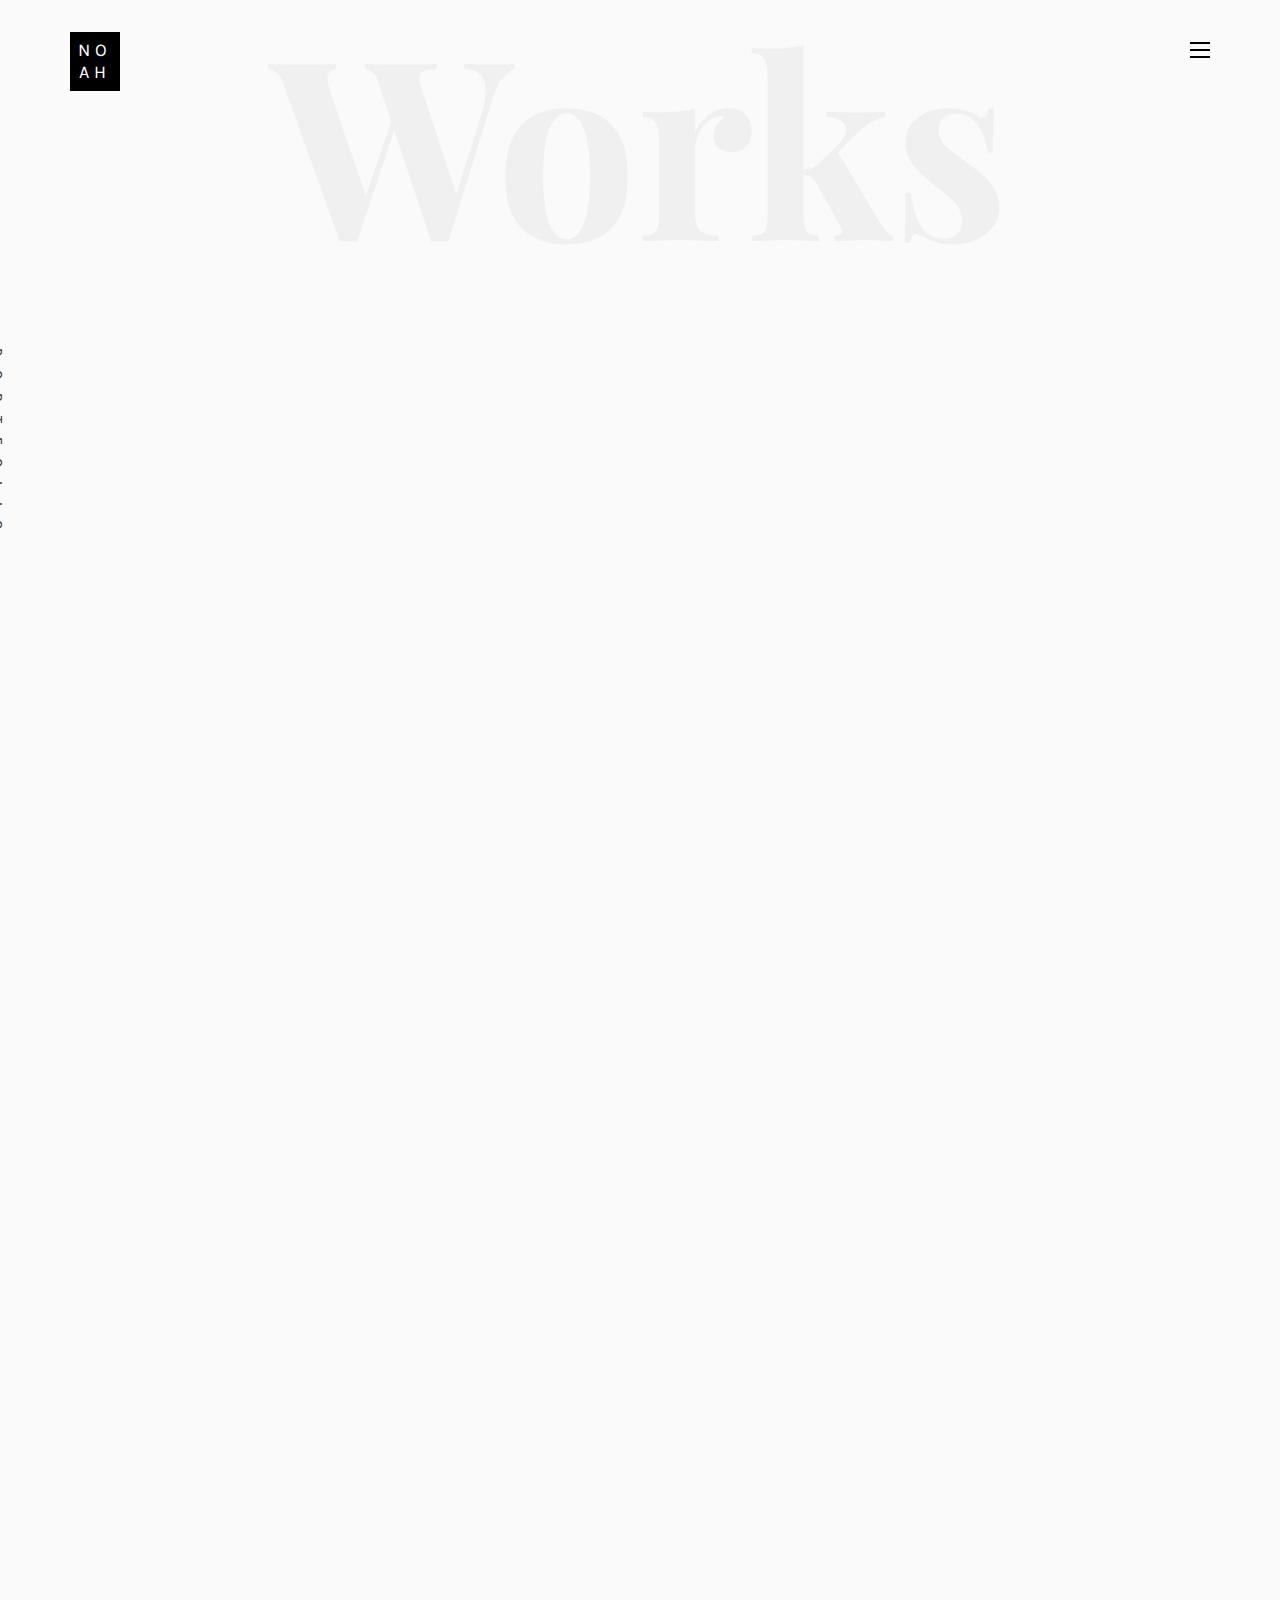
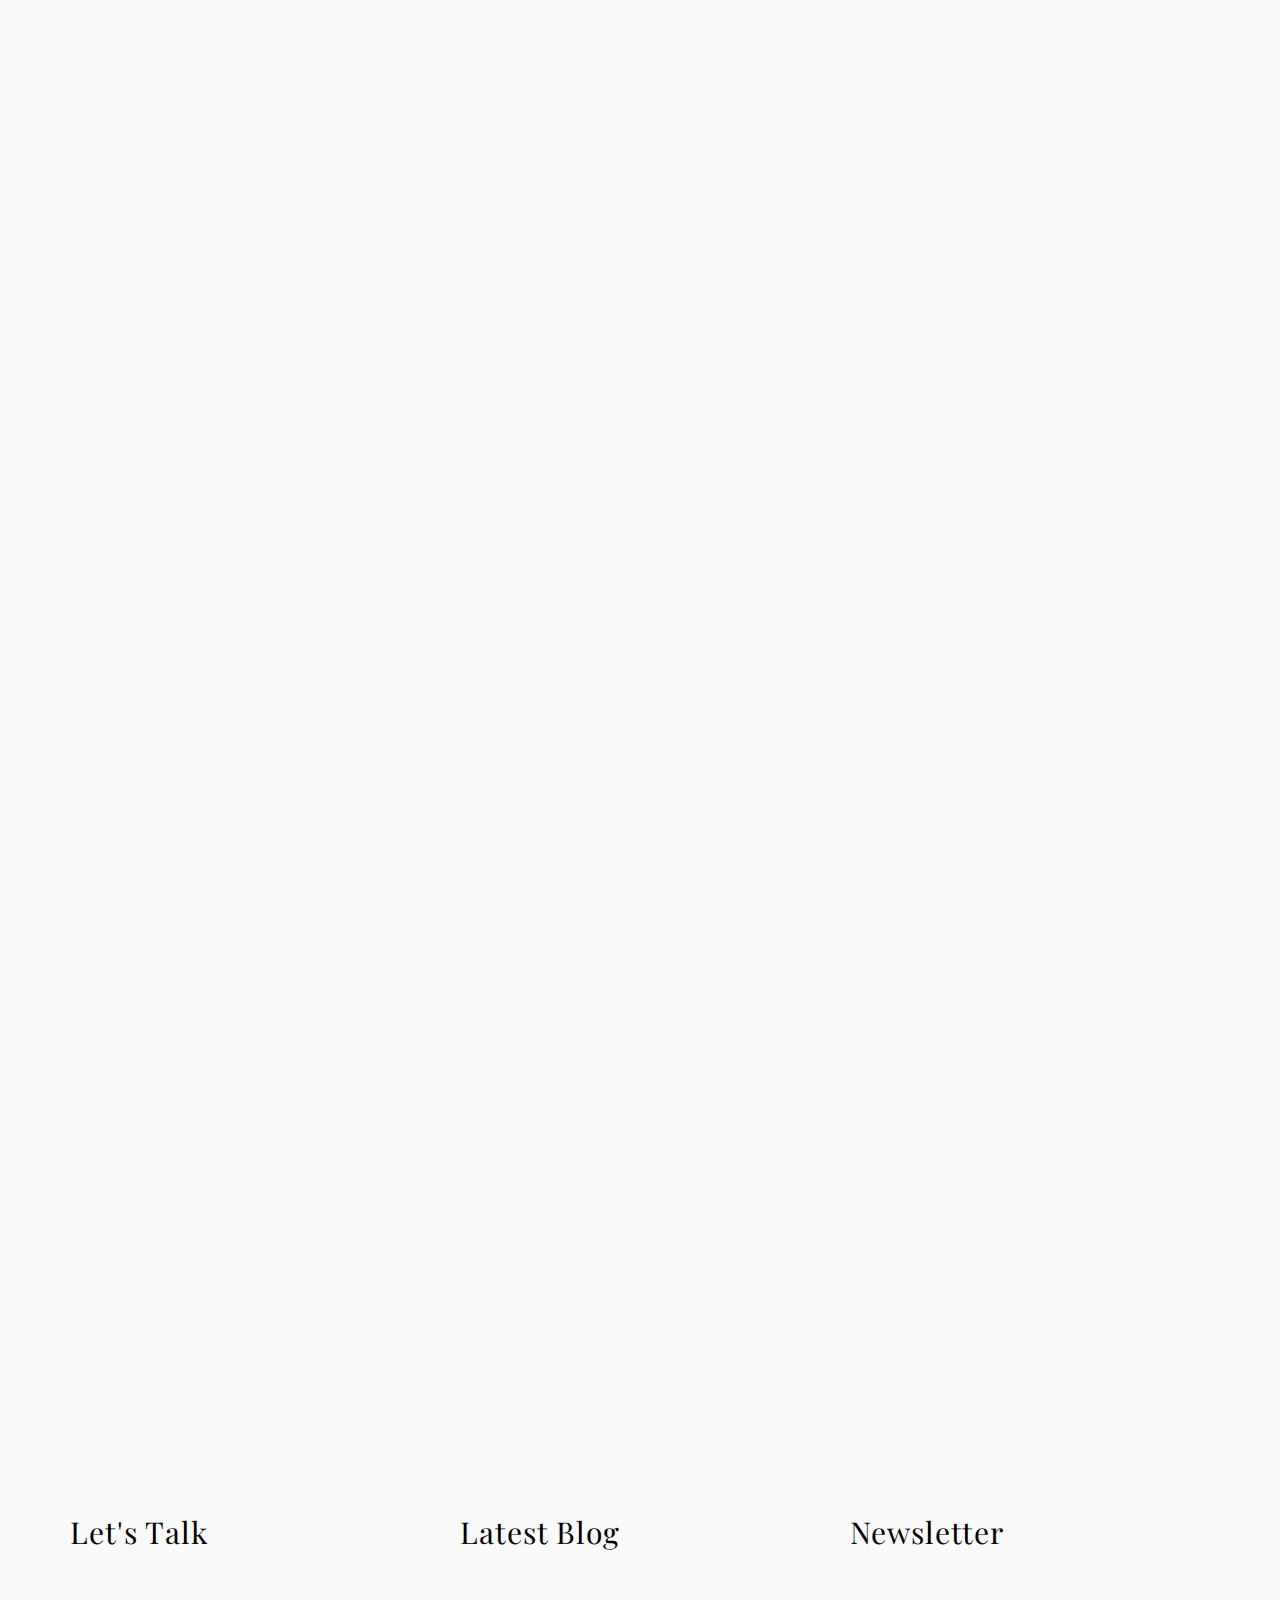
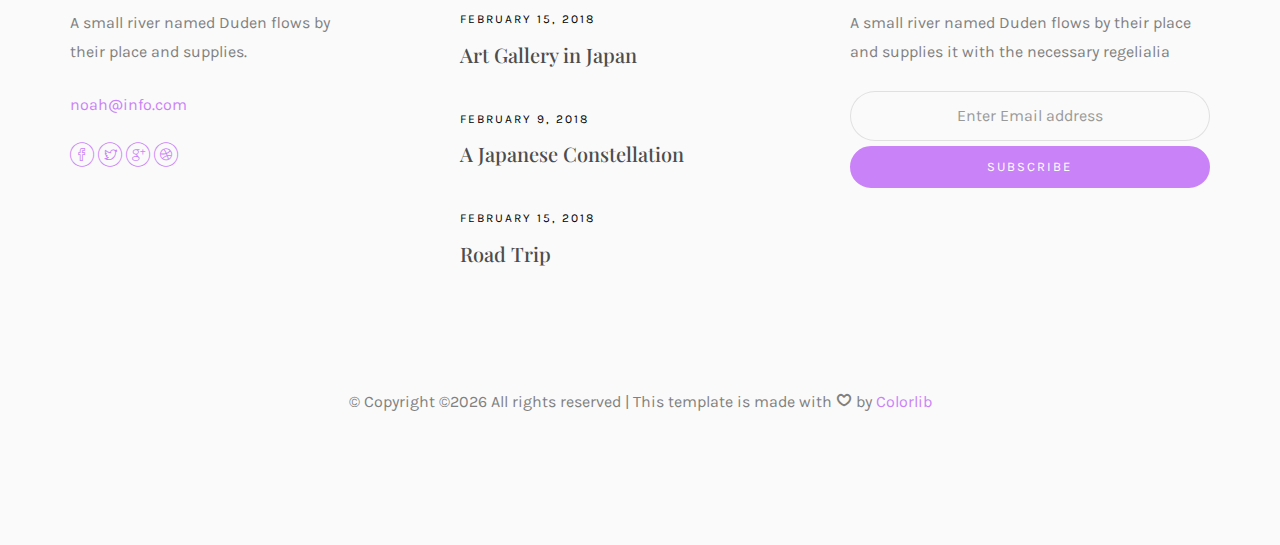
<file: work.html>
<!DOCTYPE HTML>
<html>
	<head>
	<meta charset="utf-8">
	<meta http-equiv="X-UA-Compatible" content="IE=edge">
	<title>Noah Template</title>
	<meta name="viewport" content="width=device-width, initial-scale=1">
	<meta name="description" content="" />
	<meta name="keywords" content="" />
	<meta name="author" content="" />

  <!-- Facebook and Twitter integration -->
	<meta property="og:title" content=""/>
	<meta property="og:image" content=""/>
	<meta property="og:url" content=""/>
	<meta property="og:site_name" content=""/>
	<meta property="og:description" content=""/>
	<meta name="twitter:title" content="" />
	<meta name="twitter:image" content="" />
	<meta name="twitter:url" content="" />
	<meta name="twitter:card" content="" />

	<!-- Place favicon.ico and apple-touch-icon.png in the root directory -->
	<link rel="shortcut icon" href="favicon.ico">

	<link href="https://fonts.googleapis.com/css?family=Karla:400,700" rel="stylesheet">
	<link href="https://fonts.googleapis.com/css?family=Playfair+Display:400,400i,700" rel="stylesheet">
	
	<!-- Animate.css -->
	<link rel="stylesheet" href="css/animate.css">
	<!-- Icomoon Icon Fonts-->
	<link rel="stylesheet" href="css/icomoon.css">
	<!-- Bootstrap  -->
	<link rel="stylesheet" href="css/bootstrap.css">
	<!-- Owl Carousel -->
	<link rel="stylesheet" href="css/owl.carousel.min.css">
	<link rel="stylesheet" href="css/owl.theme.default.min.css">
	<!-- Magnific Popup -->
	<link rel="stylesheet" href="css/magnific-popup.css">

	<link rel="stylesheet" href="css/style.css">


	<!-- Modernizr JS -->
	<script src="js/modernizr-2.6.2.min.js"></script>
	<!-- FOR IE9 below -->
	<!--[if lt IE 9]>
	<script src="js/respond.min.js"></script>
	<![endif]-->

	</head>
	<body>

	<nav id="colorlib-main-nav" role="navigation">
		<a href="#" class="js-colorlib-nav-toggle colorlib-nav-toggle active"><i></i></a>
		<div class="js-fullheight colorlib-table">
			<div class="colorlib-table-cell js-fullheight">
				<div class="row">
					<div class="col-md-12">
						<div class="form-group">
							<input type="text" class="form-control" id="search" placeholder="Enter any key to search...">
							<button type="submit" class="btn btn-primary"><i class="icon-search3"></i></button>
						</div>
					</div>
				</div>
				<div class="row">
					<div class="col-md-12">
						<ul>
							<li><a href="index.html">Home</a></li>
							<li><a href="services.html">Services</a></li>
							<li class="active"><a href="work.html">Work</a></li>
							<li><a href="blog.html">Blog</a></li>
							<li><a href="about.html">About</a></li>
							<li><a href="contact.html">Contact</a></li>
						</ul>
					</div>
				</div>
				<div class="row">
					<div class="col-md-12">
						<h2 class="head-title">Works</h2>
						<a href="images/work-1.jpg" class="gallery image-popup-link text-center" style="background-image: url(images/work-1.jpg);">
							<span><i class="icon-search3"></i></span>
						</a>
						<a href="images/work-2.jpg" class="gallery image-popup-link text-center" style="background-image: url(images/work-2.jpg);">
							<span><i class="icon-search3"></i></span>
						</a>
						<a href="images/work-3.jpg" class="gallery image-popup-link text-center" style="background-image: url(images/work-3.jpg);">
							<span><i class="icon-search3"></i></span>
						</a>
						<a href="images/work-4.jpg" class="gallery image-popup-link text-center" style="background-image: url(images/work-4.jpg);">
							<span><i class="icon-search3"></i></span>
						</a>
					</div>
				</div>
			</div>
		</div>
	</nav>
	
	<div id="colorlib-page">
		<header>
			<div class="container">
				<div class="row">
					<div class="col-md-12">
						<div class="colorlib-navbar-brand">
							<a class="colorlib-logo" href="index.html"><span>No</span><span>ah</span></a>
						</div>
						<a href="#" class="js-colorlib-nav-toggle colorlib-nav-toggle"><i></i></a>
					</div>
				</div>
			</div>
		</header>
		<div id="colorlib-work">
			<div class="container">
				<div class="row text-center">
					<h2 class="bold">Works</h2>
				</div>
				<div class="row">
					<div class="col-md-12 col-md-offset-0 text-center animate-box intro-heading">
						<span>Portfolio</span>
						<h2>Done Projects</h2>
					</div>
				</div>
				<div class="row">
					<div class="col-md-12">
						<div class="rotate">
							<h2 class="heading">Portfolio</h2>
						</div>
					</div>
				</div>
				<div class="row">
					<div class="col-md-12">
						<div class="work-entry animate-box">
							<a href="work-single.html" class="work-img" style="background-image: url(images/work-1.jpg);">
								<div class="display-t">
									<div class="work-name">
										<h2>Pursuing Best</h2>
									</div>
								</div>
							</a>
							<div class="col-md-4 col-md-offset-4">
								<div class="desc">
									<p>Far far away, behind the word mountains, far from the countries Vokalia and Consonantia, there live the blind texts. Separated they live in Bookmarksgrove right at the coast of the Semantics, a large language ocean.</p>
									<p class="read"><a href="#">View details</a></p>
								</div>
							</div>
						</div>
					</div>
					<div class="col-md-12">
						<div class="work-entry animate-box">
							<a href="work-single.html" class="work-img" style="background-image: url(images/work-2.jpg);">
								<div class="display-t">
									<div class="work-name">
										<h2>Coordinates</h2>
									</div>
								</div>
							</a>
							<div class="col-md-4 col-md-offset-4">
								<div class="desc">
									<p>Far far away, behind the word mountains, far from the countries Vokalia and Consonantia, there live the blind texts. Separated they live in Bookmarksgrove right at the coast of the Semantics, a large language ocean.</p>
									<p class="read"><a href="#">View Details</a></p>
								</div>
							</div>
						</div>
					</div>
					<div class="col-md-12">
						<div class="work-entry animate-box">
							<a href="work-single.html" class="work-img" style="background-image: url(images/work-3.jpg);">
								<div class="display-t">
									<div class="work-name">
										<h2>Cristall</h2>
									</div>
								</div>
							</a>
							<div class="col-md-4 col-md-offset-4">
								<div class="desc">
									<p>Far far away, behind the word mountains, far from the countries Vokalia and Consonantia, there live the blind texts. Separated they live in Bookmarksgrove right at the coast of the Semantics, a large language ocean.</p>
									<p class="read"><a href="#">View details</a></p>
								</div>
							</div>
						</div>
					</div>
					<div class="col-md-12">
						<div class="work-entry animate-box">
							<a href="work-single.html" class="work-img" style="background-image: url(images/work-4.jpg);">
								<div class="display-t">
									<div class="work-name">
										<h2>Black</h2>
									</div>
								</div>
							</a>
							<div class="col-md-4 col-md-offset-4">
								<div class="desc">
									<p>Far far away, behind the word mountains, far from the countries Vokalia and Consonantia, there live the blind texts. Separated they live in Bookmarksgrove right at the coast of the Semantics, a large language ocean.</p>
									<p class="read"><a href="#">View details</a></p>
								</div>
							</div>
						</div>
					</div>
					<div class="col-md-12">
						<div class="work-entry animate-box">
							<a href="work-single.html" class="work-img" style="background-image: url(images/work-5.jpg);">
								<div class="display-t">
									<div class="work-name">
										<h2>Black</h2>
									</div>
								</div>
							</a>
							<div class="col-md-4 col-md-offset-4">
								<div class="desc">
									<p>Far far away, behind the word mountains, far from the countries Vokalia and Consonantia, there live the blind texts. Separated they live in Bookmarksgrove right at the coast of the Semantics, a large language ocean.</p>
									<p class="read"><a href="#">View details</a></p>
								</div>
							</div>
						</div>
					</div>
					<div class="col-md-12">
						<div class="work-entry animate-box">
							<a href="work-single.html" class="work-img" style="background-image: url(images/work-6.jpg);">
								<div class="display-t">
									<div class="work-name">
										<h2>Black</h2>
									</div>
								</div>
							</a>
							<div class="col-md-4 col-md-offset-4">
								<div class="desc">
									<p>Far far away, behind the word mountains, far from the countries Vokalia and Consonantia, there live the blind texts. Separated they live in Bookmarksgrove right at the coast of the Semantics, a large language ocean.</p>
									<p class="read"><a href="#">View details</a></p>
								</div>
							</div>
						</div>
					</div>
					<div class="col-md-12">
						<div class="work-entry animate-box">
							<a href="work-single.html" class="work-img" style="background-image: url(images/work-7.jpg);">
								<div class="display-t">
									<div class="work-name">
										<h2>Indice</h2>
									</div>
								</div>
							</a>
							<div class="col-md-4 col-md-offset-4">
								<div class="desc">
									<p>Far far away, behind the word mountains, far from the countries Vokalia and Consonantia, there live the blind texts. Separated they live in Bookmarksgrove right at the coast of the Semantics, a large language ocean.</p>
									<p class="read"><a href="#">View details</a></p>
								</div>
							</div>
						</div>
					</div>
				</div>
			</div>
		</div>

		<footer>
			<div id="footer">
				<div class="container">
					<div class="row">
						<div class="col-md-4 col-pb-sm">
							<div class="row">
								<div class="col-md-10">
									<h2>Let's Talk</h2>
									<p>A small river named Duden flows by their place and supplies.</p>
									<p><a href="#">noah@info.com</a></p>
									<p class="colorlib-social-icons">
										<a href="#"><i class="icon-facebook4"></i></a>
										<a href="#"><i class="icon-twitter3"></i></a>
										<a href="#"><i class="icon-googleplus"></i></a>
										<a href="#"><i class="icon-dribbble2"></i></a>
									</p>
								</div>
							</div>
						</div>
						<div class="col-md-4 col-pb-sm">
							<h2>Latest Blog</h2>
							<div class="f-entry">
								<a href="#" class="featured-img" style="background-image: url(images/img-1.jpg);"></a>
								<div class="desc">
									<span>February 15, 2018</span>
									<h3><a href="#">Art Gallery in Japan</a></h3>
								</div>
							</div>
							<div class="f-entry">
								<a href="#" class="featured-img" style="background-image: url(images/img-2.jpg);"></a>
								<div class="desc">
									<span>February 9, 2018</span>
									<h3><a href="#">A Japanese Constellation</a></h3>
								</div>
							</div>
							<div class="f-entry">
								<a href="#" class="featured-img" style="background-image: url(images/img-3.jpg);"></a>
								<div class="desc">
									<span>February 15, 2018</span>
									<h3><a href="#">Road Trip</a></h3>
								</div>
							</div>
						</div>
						<div class="col-md-4 col-pb-sm">
							<h2>Newsletter</h2>
							<p>A small river named Duden flows by their place and supplies it with the necessary regelialia</p>
							<div class="subscribe text-center">
								<div class="form-group">
									<input type="text" class="form-control text-center" placeholder="Enter Email address">
									<input type="submit" value="Subscribe" class="btn btn-primary btn-custom">
								</div>
							</div>
						</div>
					</div>
					<div class="row">
						<div class="col-md-12 text-center">
							<p>
								&copy; <!-- Link back to Colorlib can't be removed. Template is licensed under CC BY 3.0. -->
Copyright &copy;<script>document.write(new Date().getFullYear());</script> All rights reserved | This template is made with <i class="icon-heart4" aria-hidden="true"></i> by <a href="https://colorlib.com" target="_blank">Colorlib</a>
<!-- Link back to Colorlib can't be removed. Template is licensed under CC BY 3.0. -->
							</p>
						</div>
					</div>
				</div>
			</div>
		</footer>
	
	</div>

	<!-- jQuery -->
	<script src="js/jquery.min.js"></script>
	<!-- jQuery Easing -->
	<script src="js/jquery.easing.1.3.js"></script>
	<!-- Bootstrap -->
	<script src="js/bootstrap.min.js"></script>
	<!-- Waypoints -->
	<script src="js/jquery.waypoints.min.js"></script>
	<!-- Owl Carousel -->
	<script src="js/owl.carousel.min.js"></script>
	<!-- Magnific Popup -->
	<script src="js/jquery.magnific-popup.min.js"></script>
	<script src="js/magnific-popup-options.js"></script>

	<!-- Main JS (Do not remove) -->
	<script src="js/main.js"></script>

	</body>
</html>
</file>
<file: css/icomoon.css>
@font-face {
  font-family: 'icomoon';
  src:  url('fonts/icomoon.eot?tmere9');
  src:  url('fonts/icomoon.eot?tmere9#iefix') format('embedded-opentype'),
    url('fonts/icomoon.ttf?tmere9') format('truetype'),
    url('fonts/icomoon.woff?tmere9') format('woff'),
    url('fonts/icomoon.svg?tmere9#icomoon') format('svg');
  font-weight: normal;
  font-style: normal;
}

[class^="icon-"], [class*=" icon-"] {
  /* use !important to prevent issues with browser extensions that change fonts */
  font-family: 'icomoon' !important;
  speak: none;
  font-style: normal;
  font-weight: normal;
  font-variant: normal;
  text-transform: none;
  line-height: 1;

  /* Better Font Rendering =========== */
  -webkit-font-smoothing: antialiased;
  -moz-osx-font-smoothing: grayscale;
}

.icon-activity:before {
  content: "\e900";
}
.icon-airplay:before {
  content: "\e901";
}
.icon-alert-circle:before {
  content: "\e902";
}
.icon-alert-octagon:before {
  content: "\e903";
}
.icon-alert-triangle:before {
  content: "\e904";
}
.icon-align-center:before {
  content: "\e905";
}
.icon-align-justify:before {
  content: "\e906";
}
.icon-align-left:before {
  content: "\e907";
}
.icon-align-right:before {
  content: "\e908";
}
.icon-anchor:before {
  content: "\e909";
}
.icon-aperture:before {
  content: "\e90a";
}
.icon-arrow-down3:before {
  content: "\e90b";
}
.icon-arrow-down-circle:before {
  content: "\e90c";
}
.icon-arrow-down-left3:before {
  content: "\e90d";
}
.icon-arrow-down-right3:before {
  content: "\e90e";
}
.icon-arrow-left3:before {
  content: "\e90f";
}
.icon-arrow-left-circle:before {
  content: "\e910";
}
.icon-arrow-right3:before {
  content: "\e911";
}
.icon-arrow-right-circle:before {
  content: "\e912";
}
.icon-arrow-up3:before {
  content: "\e913";
}
.icon-arrow-up-circle:before {
  content: "\e914";
}
.icon-arrow-up-left3:before {
  content: "\e915";
}
.icon-arrow-up-right3:before {
  content: "\e916";
}
.icon-at-sign:before {
  content: "\e917";
}
.icon-award:before {
  content: "\e918";
}
.icon-bar-chart:before {
  content: "\e919";
}
.icon-bar-chart-2:before {
  content: "\e91a";
}
.icon-battery:before {
  content: "\e91b";
}
.icon-battery-charging:before {
  content: "\e91c";
}
.icon-bell2:before {
  content: "\e91d";
}
.icon-bell-off:before {
  content: "\e91e";
}
.icon-bluetooth:before {
  content: "\e91f";
}
.icon-bold2:before {
  content: "\e920";
}
.icon-book2:before {
  content: "\e921";
}
.icon-book-open:before {
  content: "\e922";
}
.icon-bookmark2:before {
  content: "\e923";
}
.icon-box:before {
  content: "\e924";
}
.icon-briefcase2:before {
  content: "\e925";
}
.icon-calendar2:before {
  content: "\e926";
}
.icon-camera2:before {
  content: "\e927";
}
.icon-camera-off:before {
  content: "\e928";
}
.icon-cast:before {
  content: "\e929";
}
.icon-check:before {
  content: "\e92a";
}
.icon-check-circle:before {
  content: "\e92b";
}
.icon-check-square:before {
  content: "\e92c";
}
.icon-chevron-down:before {
  content: "\e92d";
}
.icon-chevron-left:before {
  content: "\e92e";
}
.icon-chevron-right:before {
  content: "\e92f";
}
.icon-chevron-up:before {
  content: "\e930";
}
.icon-chevrons-down:before {
  content: "\e931";
}
.icon-chevrons-left:before {
  content: "\e932";
}
.icon-chevrons-right:before {
  content: "\e933";
}
.icon-chevrons-up:before {
  content: "\e934";
}
.icon-chrome2:before {
  content: "\e935";
}
.icon-circle:before {
  content: "\e936";
}
.icon-clipboard2:before {
  content: "\e937";
}
.icon-clock3:before {
  content: "\e938";
}
.icon-cloud2:before {
  content: "\e939";
}
.icon-cloud-drizzle:before {
  content: "\e93a";
}
.icon-cloud-lightning:before {
  content: "\e93b";
}
.icon-cloud-off:before {
  content: "\e93c";
}
.icon-cloud-rain:before {
  content: "\e93d";
}
.icon-cloud-snow:before {
  content: "\e93e";
}
.icon-code:before {
  content: "\e93f";
}
.icon-codepen2:before {
  content: "\e940";
}
.icon-command2:before {
  content: "\e941";
}
.icon-compass3:before {
  content: "\e942";
}
.icon-copy2:before {
  content: "\e943";
}
.icon-corner-down-left:before {
  content: "\e944";
}
.icon-corner-down-right:before {
  content: "\e945";
}
.icon-corner-left-down:before {
  content: "\e946";
}
.icon-corner-left-up:before {
  content: "\e947";
}
.icon-corner-right-down:before {
  content: "\e948";
}
.icon-corner-right-up:before {
  content: "\e949";
}
.icon-corner-up-left:before {
  content: "\e94a";
}
.icon-corner-up-right:before {
  content: "\e94b";
}
.icon-cpu:before {
  content: "\e94c";
}
.icon-credit-card2:before {
  content: "\e94d";
}
.icon-crop2:before {
  content: "\e94e";
}
.icon-crosshair:before {
  content: "\e94f";
}
.icon-database2:before {
  content: "\e950";
}
.icon-delete:before {
  content: "\e951";
}
.icon-disc:before {
  content: "\e952";
}
.icon-dollar-sign:before {
  content: "\e953";
}
.icon-download4:before {
  content: "\e954";
}
.icon-download-cloud:before {
  content: "\e955";
}
.icon-droplet2:before {
  content: "\e956";
}
.icon-edit:before {
  content: "\e957";
}
.icon-edit-2:before {
  content: "\e958";
}
.icon-edit-3:before {
  content: "\e959";
}
.icon-external-link:before {
  content: "\e95a";
}
.icon-eye2:before {
  content: "\e95b";
}
.icon-eye-off:before {
  content: "\e95c";
}
.icon-facebook3:before {
  content: "\e95d";
}
.icon-fast-forward:before {
  content: "\e95e";
}
.icon-feather:before {
  content: "\e95f";
}
.icon-file:before {
  content: "\e960";
}
.icon-file-minus:before {
  content: "\e961";
}
.icon-file-plus:before {
  content: "\e962";
}
.icon-file-text3:before {
  content: "\e963";
}
.icon-film2:before {
  content: "\e964";
}
.icon-filter2:before {
  content: "\e965";
}
.icon-flag2:before {
  content: "\e966";
}
.icon-folder2:before {
  content: "\e967";
}
.icon-folder-minus2:before {
  content: "\e968";
}
.icon-folder-plus2:before {
  content: "\e969";
}
.icon-git-branch:before {
  content: "\e96a";
}
.icon-git-commit:before {
  content: "\e96b";
}
.icon-git-merge:before {
  content: "\e96c";
}
.icon-git-pull-request:before {
  content: "\e96d";
}
.icon-github2:before {
  content: "\e96e";
}
.icon-gitlab:before {
  content: "\e96f";
}
.icon-globe:before {
  content: "\e970";
}
.icon-grid:before {
  content: "\e971";
}
.icon-hard-drive:before {
  content: "\e972";
}
.icon-hash:before {
  content: "\e973";
}
.icon-headphones2:before {
  content: "\e974";
}
.icon-heart2:before {
  content: "\e975";
}
.icon-help-circle:before {
  content: "\e976";
}
.icon-home4:before {
  content: "\e977";
}
.icon-image2:before {
  content: "\e978";
}
.icon-inbox:before {
  content: "\e979";
}
.icon-info2:before {
  content: "\e97a";
}
.icon-instagram2:before {
  content: "\e97b";
}
.icon-italic2:before {
  content: "\e97c";
}
.icon-layers:before {
  content: "\e97d";
}
.icon-layout:before {
  content: "\e97e";
}
.icon-life-buoy:before {
  content: "\e97f";
}
.icon-link2:before {
  content: "\e980";
}
.icon-link-2:before {
  content: "\e981";
}
.icon-linkedin3:before {
  content: "\e982";
}
.icon-list3:before {
  content: "\e983";
}
.icon-loader:before {
  content: "\e984";
}
.icon-lock2:before {
  content: "\e985";
}
.icon-log-in:before {
  content: "\e986";
}
.icon-log-out:before {
  content: "\e987";
}
.icon-mail5:before {
  content: "\e988";
}
.icon-map3:before {
  content: "\e989";
}
.icon-map-pin:before {
  content: "\e98a";
}
.icon-maximize:before {
  content: "\e98b";
}
.icon-maximize-2:before {
  content: "\e98c";
}
.icon-menu5:before {
  content: "\e98d";
}
.icon-message-circle:before {
  content: "\e98e";
}
.icon-message-square:before {
  content: "\e98f";
}
.icon-mic2:before {
  content: "\e990";
}
.icon-mic-off:before {
  content: "\e991";
}
.icon-minimize:before {
  content: "\e992";
}
.icon-minimize-2:before {
  content: "\e993";
}
.icon-minus2:before {
  content: "\e994";
}
.icon-minus-circle:before {
  content: "\e995";
}
.icon-minus-square:before {
  content: "\e996";
}
.icon-monitor:before {
  content: "\e997";
}
.icon-moon:before {
  content: "\e998";
}
.icon-more-horizontal:before {
  content: "\e999";
}
.icon-more-vertical:before {
  content: "\e99a";
}
.icon-move:before {
  content: "\e99b";
}
.icon-music2:before {
  content: "\e99c";
}
.icon-navigation:before {
  content: "\e99d";
}
.icon-navigation-2:before {
  content: "\e99e";
}
.icon-octagon:before {
  content: "\e99f";
}
.icon-package:before {
  content: "\e9a0";
}
.icon-paperclip:before {
  content: "\e9a1";
}
.icon-pause3:before {
  content: "\e9a2";
}
.icon-pause-circle:before {
  content: "\e9a3";
}
.icon-percent:before {
  content: "\e9a4";
}
.icon-phone2:before {
  content: "\e9a5";
}
.icon-phone-call:before {
  content: "\e9a6";
}
.icon-phone-forwarded:before {
  content: "\e9a7";
}
.icon-phone-incoming:before {
  content: "\e9a8";
}
.icon-phone-missed:before {
  content: "\e9a9";
}
.icon-phone-off:before {
  content: "\e9aa";
}
.icon-phone-outgoing:before {
  content: "\e9ab";
}
.icon-pie-chart2:before {
  content: "\e9ac";
}
.icon-play4:before {
  content: "\e9ad";
}
.icon-play-circle:before {
  content: "\e9ae";
}
.icon-plus2:before {
  content: "\e9af";
}
.icon-plus-circle:before {
  content: "\e9b0";
}
.icon-plus-square:before {
  content: "\e9b1";
}
.icon-pocket:before {
  content: "\e9b2";
}
.icon-power2:before {
  content: "\e9b3";
}
.icon-printer2:before {
  content: "\e9b4";
}
.icon-radio:before {
  content: "\e9b5";
}
.icon-refresh-ccw:before {
  content: "\e9b6";
}
.icon-refresh-cw:before {
  content: "\e9b7";
}
.icon-repeat:before {
  content: "\e9b8";
}
.icon-rewind:before {
  content: "\e9b9";
}
.icon-rotate-ccw:before {
  content: "\e9ba";
}
.icon-rotate-cw:before {
  content: "\e9bb";
}
.icon-rss3:before {
  content: "\e9bc";
}
.icon-save:before {
  content: "\e9bd";
}
.icon-scissors2:before {
  content: "\e9be";
}
.icon-search2:before {
  content: "\e9bf";
}
.icon-send:before {
  content: "\e9c0";
}
.icon-server:before {
  content: "\e9c1";
}
.icon-settings:before {
  content: "\e9c2";
}
.icon-share3:before {
  content: "\e9c3";
}
.icon-share-2:before {
  content: "\e9c4";
}
.icon-shield2:before {
  content: "\e9c5";
}
.icon-shield-off:before {
  content: "\e9c6";
}
.icon-shopping-bag:before {
  content: "\e9c7";
}
.icon-shopping-cart:before {
  content: "\e9c8";
}
.icon-shuffle2:before {
  content: "\e9c9";
}
.icon-sidebar:before {
  content: "\e9ca";
}
.icon-skip-back:before {
  content: "\e9cb";
}
.icon-skip-forward:before {
  content: "\e9cc";
}
.icon-slack:before {
  content: "\e9cd";
}
.icon-slash:before {
  content: "\e9ce";
}
.icon-sliders:before {
  content: "\e9cf";
}
.icon-smartphone:before {
  content: "\e9d0";
}
.icon-speaker:before {
  content: "\e9d1";
}
.icon-square:before {
  content: "\e9d2";
}
.icon-star:before {
  content: "\e9d3";
}
.icon-stop-circle:before {
  content: "\e9d4";
}
.icon-sun2:before {
  content: "\e9d5";
}
.icon-sunrise:before {
  content: "\e9d6";
}
.icon-sunset:before {
  content: "\e9d7";
}
.icon-tablet2:before {
  content: "\e9d8";
}
.icon-tag:before {
  content: "\e9d9";
}
.icon-target2:before {
  content: "\e9da";
}
.icon-terminal2:before {
  content: "\e9db";
}
.icon-thermometer:before {
  content: "\e9dc";
}
.icon-thumbs-down:before {
  content: "\e9dd";
}
.icon-thumbs-up:before {
  content: "\e9de";
}
.icon-toggle-left:before {
  content: "\e9df";
}
.icon-toggle-right:before {
  content: "\e9e0";
}
.icon-trash:before {
  content: "\e9e1";
}
.icon-trash-2:before {
  content: "\e9e2";
}
.icon-trending-down:before {
  content: "\e9e3";
}
.icon-trending-up:before {
  content: "\e9e4";
}
.icon-triangle:before {
  content: "\e9e5";
}
.icon-truck2:before {
  content: "\e9e6";
}
.icon-tv2:before {
  content: "\e9e7";
}
.icon-twitter2:before {
  content: "\e9e8";
}
.icon-type:before {
  content: "\e9e9";
}
.icon-umbrella:before {
  content: "\e9ea";
}
.icon-underline2:before {
  content: "\e9eb";
}
.icon-unlock:before {
  content: "\e9ec";
}
.icon-upload4:before {
  content: "\e9ed";
}
.icon-upload-cloud:before {
  content: "\e9ee";
}
.icon-user2:before {
  content: "\e9ef";
}
.icon-user-check2:before {
  content: "\e9f0";
}
.icon-user-minus2:before {
  content: "\e9f1";
}
.icon-user-plus2:before {
  content: "\e9f2";
}
.icon-user-x:before {
  content: "\e9f3";
}
.icon-users2:before {
  content: "\e9f4";
}
.icon-video:before {
  content: "\e9f5";
}
.icon-video-off:before {
  content: "\e9f6";
}
.icon-voicemail:before {
  content: "\e9f7";
}
.icon-volume:before {
  content: "\e9f8";
}
.icon-volume-1:before {
  content: "\e9f9";
}
.icon-volume-2:before {
  content: "\e9fa";
}
.icon-volume-x:before {
  content: "\e9fb";
}
.icon-watch:before {
  content: "\e9fc";
}
.icon-wifi:before {
  content: "\e9fd";
}
.icon-wifi-off:before {
  content: "\e9fe";
}
.icon-wind:before {
  content: "\e9ff";
}
.icon-x:before {
  content: "\ea00";
}
.icon-x-circle:before {
  content: "\ea01";
}
.icon-x-square:before {
  content: "\ea02";
}
.icon-zap:before {
  content: "\ea03";
}
.icon-zap-off:before {
  content: "\ea04";
}
.icon-zoom-in2:before {
  content: "\ea05";
}
.icon-zoom-out2:before {
  content: "\ea06";
}
.icon-times:before {
  content: "\ea07";
}
.icon-tick:before {
  content: "\ea08";
}
.icon-plus3:before {
  content: "\ea09";
}
.icon-minus3:before {
  content: "\ea0a";
}
.icon-equals:before {
  content: "\ea0b";
}
.icon-divide:before {
  content: "\ea0c";
}
.icon-chevron-right2:before {
  content: "\ea0d";
}
.icon-chevron-left2:before {
  content: "\ea0e";
}
.icon-arrow-right-thick:before {
  content: "\ea0f";
}
.icon-arrow-left-thick:before {
  content: "\ea10";
}
.icon-th-small:before {
  content: "\ea11";
}
.icon-th-menu:before {
  content: "\ea12";
}
.icon-th-list:before {
  content: "\ea13";
}
.icon-th-large:before {
  content: "\ea14";
}
.icon-home5:before {
  content: "\ea15";
}
.icon-arrow-forward:before {
  content: "\ea16";
}
.icon-arrow-back:before {
  content: "\ea17";
}
.icon-rss4:before {
  content: "\ea18";
}
.icon-location3:before {
  content: "\ea19";
}
.icon-link3:before {
  content: "\ea1a";
}
.icon-image3:before {
  content: "\ea1b";
}
.icon-arrow-up-thick:before {
  content: "\ea1c";
}
.icon-arrow-down-thick:before {
  content: "\ea1d";
}
.icon-starburst:before {
  content: "\ea1e";
}
.icon-starburst-outline:before {
  content: "\ea1f";
}
.icon-star2:before {
  content: "\ea20";
}
.icon-flow-children:before {
  content: "\ea21";
}
.icon-export:before {
  content: "\ea22";
}
.icon-delete2:before {
  content: "\ea23";
}
.icon-delete-outline:before {
  content: "\ea24";
}
.icon-cloud-storage:before {
  content: "\ea25";
}
.icon-wi-fi:before {
  content: "\ea26";
}
.icon-heart3:before {
  content: "\ea27";
}
.icon-flash:before {
  content: "\ea28";
}
.icon-cancel:before {
  content: "\ea29";
}
.icon-backspace:before {
  content: "\ea2a";
}
.icon-attachment2:before {
  content: "\ea2b";
}
.icon-arrow-move:before {
  content: "\ea2c";
}
.icon-warning2:before {
  content: "\ea2d";
}
.icon-user3:before {
  content: "\ea2e";
}
.icon-radar:before {
  content: "\ea2f";
}
.icon-lock-open:before {
  content: "\ea30";
}
.icon-lock-closed:before {
  content: "\ea31";
}
.icon-location-arrow:before {
  content: "\ea32";
}
.icon-info3:before {
  content: "\ea33";
}
.icon-user-delete:before {
  content: "\ea34";
}
.icon-user-add:before {
  content: "\ea35";
}
.icon-media-pause:before {
  content: "\ea36";
}
.icon-group:before {
  content: "\ea37";
}
.icon-chart-pie:before {
  content: "\ea38";
}
.icon-chart-line:before {
  content: "\ea39";
}
.icon-chart-bar:before {
  content: "\ea3a";
}
.icon-chart-area:before {
  content: "\ea3b";
}
.icon-video2:before {
  content: "\ea3c";
}
.icon-point-of-interest:before {
  content: "\ea3d";
}
.icon-infinity:before {
  content: "\ea3e";
}
.icon-globe2:before {
  content: "\ea3f";
}
.icon-eye3:before {
  content: "\ea40";
}
.icon-cog2:before {
  content: "\ea41";
}
.icon-camera3:before {
  content: "\ea42";
}
.icon-upload5:before {
  content: "\ea43";
}
.icon-scissors3:before {
  content: "\ea44";
}
.icon-refresh:before {
  content: "\ea45";
}
.icon-pin:before {
  content: "\ea46";
}
.icon-key3:before {
  content: "\ea47";
}
.icon-info-large:before {
  content: "\ea48";
}
.icon-eject2:before {
  content: "\ea49";
}
.icon-download5:before {
  content: "\ea4a";
}
.icon-zoom:before {
  content: "\ea4b";
}
.icon-zoom-out3:before {
  content: "\ea4c";
}
.icon-zoom-in3:before {
  content: "\ea4d";
}
.icon-sort-numerically:before {
  content: "\ea4e";
}
.icon-sort-alphabetically:before {
  content: "\ea4f";
}
.icon-input-checked:before {
  content: "\ea50";
}
.icon-calender:before {
  content: "\ea51";
}
.icon-world:before {
  content: "\ea52";
}
.icon-notes:before {
  content: "\ea53";
}
.icon-code2:before {
  content: "\ea54";
}
.icon-arrow-sync:before {
  content: "\ea55";
}
.icon-arrow-shuffle:before {
  content: "\ea56";
}
.icon-arrow-repeat:before {
  content: "\ea57";
}
.icon-arrow-minimise:before {
  content: "\ea58";
}
.icon-arrow-maximise:before {
  content: "\ea59";
}
.icon-arrow-loop:before {
  content: "\ea5a";
}
.icon-anchor2:before {
  content: "\ea5b";
}
.icon-spanner:before {
  content: "\ea5c";
}
.icon-puzzle:before {
  content: "\ea5d";
}
.icon-power3:before {
  content: "\ea5e";
}
.icon-plane:before {
  content: "\ea5f";
}
.icon-pi:before {
  content: "\ea60";
}
.icon-phone3:before {
  content: "\ea61";
}
.icon-microphone:before {
  content: "\ea62";
}
.icon-media-rewind:before {
  content: "\ea63";
}
.icon-flag3:before {
  content: "\ea64";
}
.icon-adjust-brightness:before {
  content: "\ea65";
}
.icon-waves:before {
  content: "\ea66";
}
.icon-social-twitter:before {
  content: "\ea67";
}
.icon-social-facebook:before {
  content: "\ea68";
}
.icon-social-dribbble:before {
  content: "\ea69";
}
.icon-media-stop:before {
  content: "\ea6a";
}
.icon-media-record:before {
  content: "\ea6b";
}
.icon-media-play:before {
  content: "\ea6c";
}
.icon-media-fast-forward:before {
  content: "\ea6d";
}
.icon-media-eject:before {
  content: "\ea6e";
}
.icon-social-vimeo:before {
  content: "\ea6f";
}
.icon-social-tumbler:before {
  content: "\ea70";
}
.icon-social-skype:before {
  content: "\ea71";
}
.icon-social-pinterest:before {
  content: "\ea72";
}
.icon-social-linkedin:before {
  content: "\ea73";
}
.icon-social-last-fm:before {
  content: "\ea74";
}
.icon-social-github:before {
  content: "\ea75";
}
.icon-social-flickr:before {
  content: "\ea76";
}
.icon-at:before {
  content: "\ea77";
}
.icon-times-outline:before {
  content: "\ea78";
}
.icon-plus-outline:before {
  content: "\ea79";
}
.icon-minus-outline:before {
  content: "\ea7a";
}
.icon-tick-outline:before {
  content: "\ea7b";
}
.icon-th-large-outline:before {
  content: "\ea7c";
}
.icon-equals-outline:before {
  content: "\ea7d";
}
.icon-divide-outline:before {
  content: "\ea7e";
}
.icon-chevron-right-outline:before {
  content: "\ea7f";
}
.icon-chevron-left-outline:before {
  content: "\ea80";
}
.icon-arrow-right-outline:before {
  content: "\ea81";
}
.icon-arrow-left-outline:before {
  content: "\ea82";
}
.icon-th-small-outline:before {
  content: "\ea83";
}
.icon-th-menu-outline:before {
  content: "\ea84";
}
.icon-th-list-outline:before {
  content: "\ea85";
}
.icon-news:before {
  content: "\ea86";
}
.icon-home-outline:before {
  content: "\ea87";
}
.icon-arrow-up-outline:before {
  content: "\ea88";
}
.icon-arrow-forward-outline:before {
  content: "\ea89";
}
.icon-arrow-down-outline:before {
  content: "\ea8a";
}
.icon-arrow-back-outline:before {
  content: "\ea8b";
}
.icon-trash2:before {
  content: "\ea8c";
}
.icon-rss-outline:before {
  content: "\ea8d";
}
.icon-message:before {
  content: "\ea8e";
}
.icon-location-outline:before {
  content: "\ea8f";
}
.icon-link-outline:before {
  content: "\ea90";
}
.icon-image-outline:before {
  content: "\ea91";
}
.icon-export-outline:before {
  content: "\ea92";
}
.icon-cross2:before {
  content: "\ea93";
}
.icon-wi-fi-outline:before {
  content: "\ea94";
}
.icon-star-outline:before {
  content: "\ea95";
}
.icon-media-pause-outline:before {
  content: "\ea96";
}
.icon-mail6:before {
  content: "\ea97";
}
.icon-heart-outline:before {
  content: "\ea98";
}
.icon-flash-outline:before {
  content: "\ea99";
}
.icon-cancel-outline:before {
  content: "\ea9a";
}
.icon-beaker:before {
  content: "\ea9b";
}
.icon-arrow-move-outline:before {
  content: "\ea9c";
}
.icon-watch2:before {
  content: "\ea9d";
}
.icon-warning-outline:before {
  content: "\ea9e";
}
.icon-time:before {
  content: "\ea9f";
}
.icon-radar-outline:before {
  content: "\eaa0";
}
.icon-lock-open-outline:before {
  content: "\eaa1";
}
.icon-location-arrow-outline:before {
  content: "\eaa2";
}
.icon-info-outline:before {
  content: "\eaa3";
}
.icon-backspace-outline:before {
  content: "\eaa4";
}
.icon-attachment-outline:before {
  content: "\eaa5";
}
.icon-user-outline:before {
  content: "\eaa6";
}
.icon-user-delete-outline:before {
  content: "\eaa7";
}
.icon-user-add-outline:before {
  content: "\eaa8";
}
.icon-lock-closed-outline:before {
  content: "\eaa9";
}
.icon-group-outline:before {
  content: "\eaaa";
}
.icon-chart-pie-outline:before {
  content: "\eaab";
}
.icon-chart-line-outline:before {
  content: "\eaac";
}
.icon-chart-bar-outline:before {
  content: "\eaad";
}
.icon-chart-area-outline:before {
  content: "\eaae";
}
.icon-video-outline:before {
  content: "\eaaf";
}
.icon-point-of-interest-outline:before {
  content: "\eab0";
}
.icon-map4:before {
  content: "\eab1";
}
.icon-key-outline:before {
  content: "\eab2";
}
.icon-infinity-outline:before {
  content: "\eab3";
}
.icon-globe-outline:before {
  content: "\eab4";
}
.icon-eye-outline:before {
  content: "\eab5";
}
.icon-cog-outline:before {
  content: "\eab6";
}
.icon-camera-outline:before {
  content: "\eab7";
}
.icon-upload-outline:before {
  content: "\eab8";
}
.icon-support:before {
  content: "\eab9";
}
.icon-scissors-outline:before {
  content: "\eaba";
}
.icon-refresh-outline:before {
  content: "\eabb";
}
.icon-info-large-outline:before {
  content: "\eabc";
}
.icon-eject-outline:before {
  content: "\eabd";
}
.icon-download-outline:before {
  content: "\eabe";
}
.icon-battery-mid:before {
  content: "\eabf";
}
.icon-battery-low:before {
  content: "\eac0";
}
.icon-battery-high:before {
  content: "\eac1";
}
.icon-zoom-outline:before {
  content: "\eac2";
}
.icon-zoom-out-outline:before {
  content: "\eac3";
}
.icon-zoom-in-outline:before {
  content: "\eac4";
}
.icon-tag2:before {
  content: "\eac5";
}
.icon-tabs-outline:before {
  content: "\eac6";
}
.icon-pin-outline:before {
  content: "\eac7";
}
.icon-message-typing:before {
  content: "\eac8";
}
.icon-directions:before {
  content: "\eac9";
}
.icon-battery-full:before {
  content: "\eaca";
}
.icon-battery-charge:before {
  content: "\eacb";
}
.icon-pipette:before {
  content: "\eacc";
}
.icon-pencil3:before {
  content: "\eacd";
}
.icon-folder3:before {
  content: "\eace";
}
.icon-folder-delete:before {
  content: "\eacf";
}
.icon-folder-add:before {
  content: "\ead0";
}
.icon-edit2:before {
  content: "\ead1";
}
.icon-document:before {
  content: "\ead2";
}
.icon-document-delete:before {
  content: "\ead3";
}
.icon-document-add:before {
  content: "\ead4";
}
.icon-brush:before {
  content: "\ead5";
}
.icon-thumbs-up2:before {
  content: "\ead6";
}
.icon-thumbs-down2:before {
  content: "\ead7";
}
.icon-pen2:before {
  content: "\ead8";
}
.icon-sort-numerically-outline:before {
  content: "\ead9";
}
.icon-sort-alphabetically-outline:before {
  content: "\eada";
}
.icon-social-last-fm-circular:before {
  content: "\eadb";
}
.icon-social-github-circular:before {
  content: "\eadc";
}
.icon-compass4:before {
  content: "\eadd";
}
.icon-bookmark3:before {
  content: "\eade";
}
.icon-input-checked-outline:before {
  content: "\eadf";
}
.icon-code-outline:before {
  content: "\eae0";
}
.icon-calender-outline:before {
  content: "\eae1";
}
.icon-business-card:before {
  content: "\eae2";
}
.icon-arrow-up4:before {
  content: "\eae3";
}
.icon-arrow-sync-outline:before {
  content: "\eae4";
}
.icon-arrow-right4:before {
  content: "\eae5";
}
.icon-arrow-repeat-outline:before {
  content: "\eae6";
}
.icon-arrow-loop-outline:before {
  content: "\eae7";
}
.icon-arrow-left4:before {
  content: "\eae8";
}
.icon-flow-switch:before {
  content: "\eae9";
}
.icon-flow-parallel:before {
  content: "\eaea";
}
.icon-flow-merge:before {
  content: "\eaeb";
}
.icon-document-text:before {
  content: "\eaec";
}
.icon-clipboard3:before {
  content: "\eaed";
}
.icon-calculator2:before {
  content: "\eaee";
}
.icon-arrow-minimise-outline:before {
  content: "\eaef";
}
.icon-arrow-maximise-outline:before {
  content: "\eaf0";
}
.icon-arrow-down4:before {
  content: "\eaf1";
}
.icon-gift2:before {
  content: "\eaf2";
}
.icon-film3:before {
  content: "\eaf3";
}
.icon-database3:before {
  content: "\eaf4";
}
.icon-bell3:before {
  content: "\eaf5";
}
.icon-anchor-outline:before {
  content: "\eaf6";
}
.icon-adjust-contrast:before {
  content: "\eaf7";
}
.icon-world-outline:before {
  content: "\eaf8";
}
.icon-shopping-bag2:before {
  content: "\eaf9";
}
.icon-power-outline:before {
  content: "\eafa";
}
.icon-notes-outline:before {
  content: "\eafb";
}
.icon-device-tablet:before {
  content: "\eafc";
}
.icon-device-phone:before {
  content: "\eafd";
}
.icon-device-laptop:before {
  content: "\eafe";
}
.icon-device-desktop:before {
  content: "\eaff";
}
.icon-briefcase3:before {
  content: "\eb00";
}
.icon-stopwatch2:before {
  content: "\eb01";
}
.icon-spanner-outline:before {
  content: "\eb02";
}
.icon-puzzle-outline:before {
  content: "\eb03";
}
.icon-printer3:before {
  content: "\eb04";
}
.icon-pi-outline:before {
  content: "\eb05";
}
.icon-lightbulb:before {
  content: "\eb06";
}
.icon-flag-outline:before {
  content: "\eb07";
}
.icon-contacts:before {
  content: "\eb08";
}
.icon-archive:before {
  content: "\eb09";
}
.icon-weather-stormy:before {
  content: "\eb0a";
}
.icon-weather-shower:before {
  content: "\eb0b";
}
.icon-weather-partly-sunny:before {
  content: "\eb0c";
}
.icon-weather-downpour:before {
  content: "\eb0d";
}
.icon-weather-cloudy:before {
  content: "\eb0e";
}
.icon-plane-outline:before {
  content: "\eb0f";
}
.icon-phone-outline:before {
  content: "\eb10";
}
.icon-microphone-outline:before {
  content: "\eb11";
}
.icon-weather-windy:before {
  content: "\eb12";
}
.icon-weather-windy-cloudy:before {
  content: "\eb13";
}
.icon-weather-sunny:before {
  content: "\eb14";
}
.icon-weather-snow:before {
  content: "\eb15";
}
.icon-weather-night:before {
  content: "\eb16";
}
.icon-media-stop-outline:before {
  content: "\eb17";
}
.icon-media-rewind-outline:before {
  content: "\eb18";
}
.icon-media-record-outline:before {
  content: "\eb19";
}
.icon-media-play-outline:before {
  content: "\eb1a";
}
.icon-media-fast-forward-outline:before {
  content: "\eb1b";
}
.icon-media-eject-outline:before {
  content: "\eb1c";
}
.icon-wine:before {
  content: "\eb1d";
}
.icon-waves-outline:before {
  content: "\eb1e";
}
.icon-ticket2:before {
  content: "\eb1f";
}
.icon-tags:before {
  content: "\eb20";
}
.icon-plug:before {
  content: "\eb21";
}
.icon-headphones3:before {
  content: "\eb22";
}
.icon-credit-card3:before {
  content: "\eb23";
}
.icon-coffee:before {
  content: "\eb24";
}
.icon-book3:before {
  content: "\eb25";
}
.icon-beer:before {
  content: "\eb26";
}
.icon-volume2:before {
  content: "\eb27";
}
.icon-volume-up:before {
  content: "\eb28";
}
.icon-volume-mute3:before {
  content: "\eb29";
}
.icon-volume-down:before {
  content: "\eb2a";
}
.icon-social-vimeo-circular:before {
  content: "\eb2b";
}
.icon-social-twitter-circular:before {
  content: "\eb2c";
}
.icon-social-pinterest-circular:before {
  content: "\eb2d";
}
.icon-social-linkedin-circular:before {
  content: "\eb2e";
}
.icon-social-facebook-circular:before {
  content: "\eb2f";
}
.icon-social-dribbble-circular:before {
  content: "\eb30";
}
.icon-tree2:before {
  content: "\eb31";
}
.icon-thermometer2:before {
  content: "\eb32";
}
.icon-social-tumbler-circular:before {
  content: "\eb33";
}
.icon-social-skype-outline:before {
  content: "\eb34";
}
.icon-social-flickr-circular:before {
  content: "\eb35";
}
.icon-social-at-circular:before {
  content: "\eb36";
}
.icon-shopping-cart2:before {
  content: "\eb37";
}
.icon-messages:before {
  content: "\eb38";
}
.icon-leaf2:before {
  content: "\eb39";
}
.icon-feather2:before {
  content: "\eb3a";
}
.icon-box2:before {
  content: "\eb3b";
}
.icon-write:before {
  content: "\eb3c";
}
.icon-clock4:before {
  content: "\eb3d";
}
.icon-reply2:before {
  content: "\eb3e";
}
.icon-reply-all:before {
  content: "\eb3f";
}
.icon-forward4:before {
  content: "\eb40";
}
.icon-flag4:before {
  content: "\eb41";
}
.icon-search3:before {
  content: "\eb42";
}
.icon-trash3:before {
  content: "\eb43";
}
.icon-envelope:before {
  content: "\eb44";
}
.icon-bubble3:before {
  content: "\eb45";
}
.icon-bubbles5:before {
  content: "\eb46";
}
.icon-user4:before {
  content: "\eb47";
}
.icon-users3:before {
  content: "\eb48";
}
.icon-cloud3:before {
  content: "\eb49";
}
.icon-download6:before {
  content: "\eb4a";
}
.icon-upload6:before {
  content: "\eb4b";
}
.icon-rain:before {
  content: "\eb4c";
}
.icon-sun3:before {
  content: "\eb4d";
}
.icon-moon2:before {
  content: "\eb4e";
}
.icon-bell4:before {
  content: "\eb4f";
}
.icon-folder4:before {
  content: "\eb50";
}
.icon-pin2:before {
  content: "\eb51";
}
.icon-sound:before {
  content: "\eb52";
}
.icon-microphone2:before {
  content: "\eb53";
}
.icon-camera4:before {
  content: "\eb54";
}
.icon-image4:before {
  content: "\eb55";
}
.icon-cog3:before {
  content: "\eb56";
}
.icon-calendar3:before {
  content: "\eb57";
}
.icon-book4:before {
  content: "\eb58";
}
.icon-map-marker:before {
  content: "\eb59";
}
.icon-store:before {
  content: "\eb5a";
}
.icon-support2:before {
  content: "\eb5b";
}
.icon-tag3:before {
  content: "\eb5c";
}
.icon-heart4:before {
  content: "\eb5d";
}
.icon-video-camera2:before {
  content: "\eb5e";
}
.icon-trophy2:before {
  content: "\eb5f";
}
.icon-cart2:before {
  content: "\eb60";
}
.icon-eye4:before {
  content: "\eb61";
}
.icon-cancel2:before {
  content: "\eb62";
}
.icon-chart:before {
  content: "\eb63";
}
.icon-target3:before {
  content: "\eb64";
}
.icon-printer4:before {
  content: "\eb65";
}
.icon-location4:before {
  content: "\eb66";
}
.icon-bookmark4:before {
  content: "\eb67";
}
.icon-monitor2:before {
  content: "\eb68";
}
.icon-cross3:before {
  content: "\eb69";
}
.icon-plus4:before {
  content: "\eb6a";
}
.icon-left:before {
  content: "\eb6b";
}
.icon-up:before {
  content: "\eb6c";
}
.icon-browser:before {
  content: "\eb6d";
}
.icon-windows2:before {
  content: "\eb6e";
}
.icon-switch2:before {
  content: "\eb6f";
}
.icon-dashboard:before {
  content: "\eb70";
}
.icon-play5:before {
  content: "\eb71";
}
.icon-fast-forward2:before {
  content: "\eb72";
}
.icon-next3:before {
  content: "\eb73";
}
.icon-refresh2:before {
  content: "\eb74";
}
.icon-film4:before {
  content: "\eb75";
}
.icon-home6:before {
  content: "\eb76";
}
.icon-home:before {
  content: "\eb77";
}
.icon-home2:before {
  content: "\eb78";
}
.icon-home3:before {
  content: "\eb79";
}
.icon-office:before {
  content: "\eb7a";
}
.icon-newspaper:before {
  content: "\eb7b";
}
.icon-pencil:before {
  content: "\eb7c";
}
.icon-pencil2:before {
  content: "\eb7d";
}
.icon-quill:before {
  content: "\eb7e";
}
.icon-pen:before {
  content: "\eb7f";
}
.icon-blog:before {
  content: "\eb80";
}
.icon-eyedropper:before {
  content: "\eb81";
}
.icon-droplet:before {
  content: "\eb82";
}
.icon-paint-format:before {
  content: "\eb83";
}
.icon-image:before {
  content: "\eb84";
}
.icon-images:before {
  content: "\eb85";
}
.icon-camera:before {
  content: "\eb86";
}
.icon-headphones:before {
  content: "\eb87";
}
.icon-music:before {
  content: "\eb88";
}
.icon-play:before {
  content: "\eb89";
}
.icon-film:before {
  content: "\eb8a";
}
.icon-video-camera:before {
  content: "\eb8b";
}
.icon-dice:before {
  content: "\eb8c";
}
.icon-pacman:before {
  content: "\eb8d";
}
.icon-spades:before {
  content: "\eb8e";
}
.icon-clubs:before {
  content: "\eb8f";
}
.icon-diamonds:before {
  content: "\eb90";
}
.icon-bullhorn:before {
  content: "\eb91";
}
.icon-connection:before {
  content: "\eb92";
}
.icon-podcast:before {
  content: "\eb93";
}
.icon-feed:before {
  content: "\eb94";
}
.icon-mic:before {
  content: "\eb95";
}
.icon-book:before {
  content: "\eb96";
}
.icon-books:before {
  content: "\eb97";
}
.icon-library:before {
  content: "\eb98";
}
.icon-file-text:before {
  content: "\eb99";
}
.icon-profile:before {
  content: "\eb9a";
}
.icon-file-empty:before {
  content: "\eb9b";
}
.icon-files-empty:before {
  content: "\eb9c";
}
.icon-file-text2:before {
  content: "\eb9d";
}
.icon-file-picture:before {
  content: "\eb9e";
}
.icon-file-music:before {
  content: "\eb9f";
}
.icon-file-play:before {
  content: "\eba0";
}
.icon-file-video:before {
  content: "\eba1";
}
.icon-file-zip:before {
  content: "\eba2";
}
.icon-copy:before {
  content: "\eba3";
}
.icon-paste:before {
  content: "\eba4";
}
.icon-stack:before {
  content: "\eba5";
}
.icon-folder:before {
  content: "\eba6";
}
.icon-folder-open:before {
  content: "\eba7";
}
.icon-folder-plus:before {
  content: "\eba8";
}
.icon-folder-minus:before {
  content: "\eba9";
}
.icon-folder-download:before {
  content: "\ebaa";
}
.icon-folder-upload:before {
  content: "\ebab";
}
.icon-price-tag:before {
  content: "\ebac";
}
.icon-price-tags:before {
  content: "\ebad";
}
.icon-barcode:before {
  content: "\ebae";
}
.icon-qrcode:before {
  content: "\ebaf";
}
.icon-ticket:before {
  content: "\ebb0";
}
.icon-cart:before {
  content: "\ebb1";
}
.icon-coin-dollar:before {
  content: "\ebb2";
}
.icon-coin-euro:before {
  content: "\ebb3";
}
.icon-coin-pound:before {
  content: "\ebb4";
}
.icon-coin-yen:before {
  content: "\ebb5";
}
.icon-credit-card:before {
  content: "\ebb6";
}
.icon-calculator:before {
  content: "\ebb7";
}
.icon-lifebuoy:before {
  content: "\ebb8";
}
.icon-phone:before {
  content: "\ebb9";
}
.icon-phone-hang-up:before {
  content: "\ebba";
}
.icon-address-book:before {
  content: "\ebbb";
}
.icon-envelop:before {
  content: "\ebbc";
}
.icon-pushpin:before {
  content: "\ebbd";
}
.icon-location:before {
  content: "\ebbe";
}
.icon-location2:before {
  content: "\ebbf";
}
.icon-compass:before {
  content: "\ebc0";
}
.icon-compass2:before {
  content: "\ebc1";
}
.icon-map:before {
  content: "\ebc2";
}
.icon-map2:before {
  content: "\ebc3";
}
.icon-history:before {
  content: "\ebc4";
}
.icon-clock:before {
  content: "\ebc5";
}
.icon-clock2:before {
  content: "\ebc6";
}
.icon-alarm:before {
  content: "\ebc7";
}
.icon-bell:before {
  content: "\ebc8";
}
.icon-stopwatch:before {
  content: "\ebc9";
}
.icon-calendar:before {
  content: "\ebca";
}
.icon-printer:before {
  content: "\ebcb";
}
.icon-keyboard:before {
  content: "\ebcc";
}
.icon-display:before {
  content: "\ebcd";
}
.icon-laptop:before {
  content: "\ebce";
}
.icon-mobile:before {
  content: "\ebcf";
}
.icon-mobile2:before {
  content: "\ebd0";
}
.icon-tablet:before {
  content: "\ebd1";
}
.icon-tv:before {
  content: "\ebd2";
}
.icon-drawer:before {
  content: "\ebd3";
}
.icon-drawer2:before {
  content: "\ebd4";
}
.icon-box-add:before {
  content: "\ebd5";
}
.icon-box-remove:before {
  content: "\ebd6";
}
.icon-download:before {
  content: "\ebd7";
}
.icon-upload:before {
  content: "\ebd8";
}
.icon-floppy-disk:before {
  content: "\ebd9";
}
.icon-drive:before {
  content: "\ebda";
}
.icon-database:before {
  content: "\ebdb";
}
.icon-undo:before {
  content: "\ebdc";
}
.icon-redo:before {
  content: "\ebdd";
}
.icon-undo2:before {
  content: "\ebde";
}
.icon-redo2:before {
  content: "\ebdf";
}
.icon-forward:before {
  content: "\ebe0";
}
.icon-reply:before {
  content: "\ebe1";
}
.icon-bubble:before {
  content: "\ebe2";
}
.icon-bubbles:before {
  content: "\ebe3";
}
.icon-bubbles2:before {
  content: "\ebe4";
}
.icon-bubble2:before {
  content: "\ebe5";
}
.icon-bubbles3:before {
  content: "\ebe6";
}
.icon-bubbles4:before {
  content: "\ebe7";
}
.icon-user:before {
  content: "\ebe8";
}
.icon-users:before {
  content: "\ebe9";
}
.icon-user-plus:before {
  content: "\ebea";
}
.icon-user-minus:before {
  content: "\ebeb";
}
.icon-user-check:before {
  content: "\ebec";
}
.icon-user-tie:before {
  content: "\ebed";
}
.icon-quotes-left:before {
  content: "\ebee";
}
.icon-quotes-right:before {
  content: "\ebef";
}
.icon-hour-glass:before {
  content: "\ebf0";
}
.icon-spinner:before {
  content: "\ebf1";
}
.icon-spinner2:before {
  content: "\ebf2";
}
.icon-spinner3:before {
  content: "\ebf3";
}
.icon-spinner4:before {
  content: "\ebf4";
}
.icon-spinner5:before {
  content: "\ebf5";
}
.icon-spinner6:before {
  content: "\ebf6";
}
.icon-spinner7:before {
  content: "\ebf7";
}
.icon-spinner8:before {
  content: "\ebf8";
}
.icon-spinner9:before {
  content: "\ebf9";
}
.icon-spinner10:before {
  content: "\ebfa";
}
.icon-spinner11:before {
  content: "\ebfb";
}
.icon-binoculars:before {
  content: "\ebfc";
}
.icon-search:before {
  content: "\ebfd";
}
.icon-zoom-in:before {
  content: "\ebfe";
}
.icon-zoom-out:before {
  content: "\ebff";
}
.icon-enlarge:before {
  content: "\ec00";
}
.icon-shrink:before {
  content: "\ec01";
}
.icon-enlarge2:before {
  content: "\ec02";
}
.icon-shrink2:before {
  content: "\ec03";
}
.icon-key:before {
  content: "\ec04";
}
.icon-key2:before {
  content: "\ec05";
}
.icon-lock:before {
  content: "\ec06";
}
.icon-unlocked:before {
  content: "\ec07";
}
.icon-wrench:before {
  content: "\ec08";
}
.icon-equalizer:before {
  content: "\ec09";
}
.icon-equalizer2:before {
  content: "\ec0a";
}
.icon-cog:before {
  content: "\ec0b";
}
.icon-cogs:before {
  content: "\ec0c";
}
.icon-hammer:before {
  content: "\ec0d";
}
.icon-magic-wand:before {
  content: "\ec0e";
}
.icon-aid-kit:before {
  content: "\ec0f";
}
.icon-bug:before {
  content: "\ec10";
}
.icon-pie-chart:before {
  content: "\ec11";
}
.icon-stats-dots:before {
  content: "\ec12";
}
.icon-stats-bars:before {
  content: "\ec13";
}
.icon-stats-bars2:before {
  content: "\ec14";
}
.icon-trophy:before {
  content: "\ec15";
}
.icon-gift:before {
  content: "\ec16";
}
.icon-glass:before {
  content: "\ec17";
}
.icon-glass2:before {
  content: "\ec18";
}
.icon-mug:before {
  content: "\ec19";
}
.icon-spoon-knife:before {
  content: "\ec1a";
}
.icon-leaf:before {
  content: "\ec1b";
}
.icon-rocket:before {
  content: "\ec1c";
}
.icon-meter:before {
  content: "\ec1d";
}
.icon-meter2:before {
  content: "\ec1e";
}
.icon-hammer2:before {
  content: "\ec1f";
}
.icon-fire:before {
  content: "\ec20";
}
.icon-lab:before {
  content: "\ec21";
}
.icon-magnet:before {
  content: "\ec22";
}
.icon-bin:before {
  content: "\ec23";
}
.icon-bin2:before {
  content: "\ec24";
}
.icon-briefcase:before {
  content: "\ec25";
}
.icon-airplane:before {
  content: "\ec26";
}
.icon-truck:before {
  content: "\ec27";
}
.icon-road:before {
  content: "\ec28";
}
.icon-accessibility:before {
  content: "\ec29";
}
.icon-target:before {
  content: "\ec2a";
}
.icon-shield:before {
  content: "\ec2b";
}
.icon-power:before {
  content: "\ec2c";
}
.icon-switch:before {
  content: "\ec2d";
}
.icon-power-cord:before {
  content: "\ec2e";
}
.icon-clipboard:before {
  content: "\ec2f";
}
.icon-list-numbered:before {
  content: "\ec30";
}
.icon-list:before {
  content: "\ec31";
}
.icon-list2:before {
  content: "\ec32";
}
.icon-tree:before {
  content: "\ec33";
}
.icon-menu:before {
  content: "\ec34";
}
.icon-menu2:before {
  content: "\ec35";
}
.icon-menu3:before {
  content: "\ec36";
}
.icon-menu4:before {
  content: "\ec37";
}
.icon-cloud:before {
  content: "\ec38";
}
.icon-cloud-download:before {
  content: "\ec39";
}
.icon-cloud-upload:before {
  content: "\ec3a";
}
.icon-cloud-check:before {
  content: "\ec3b";
}
.icon-download2:before {
  content: "\ec3c";
}
.icon-upload2:before {
  content: "\ec3d";
}
.icon-download3:before {
  content: "\ec3e";
}
.icon-upload3:before {
  content: "\ec3f";
}
.icon-sphere:before {
  content: "\ec40";
}
.icon-earth:before {
  content: "\ec41";
}
.icon-link:before {
  content: "\ec42";
}
.icon-flag:before {
  content: "\ec43";
}
.icon-attachment:before {
  content: "\ec44";
}
.icon-eye:before {
  content: "\ec45";
}
.icon-eye-plus:before {
  content: "\ec46";
}
.icon-eye-minus:before {
  content: "\ec47";
}
.icon-eye-blocked:before {
  content: "\ec48";
}
.icon-bookmark:before {
  content: "\ec49";
}
.icon-bookmarks:before {
  content: "\ec4a";
}
.icon-sun:before {
  content: "\ec4b";
}
.icon-contrast:before {
  content: "\ec4c";
}
.icon-brightness-contrast:before {
  content: "\ec4d";
}
.icon-star-empty:before {
  content: "\ec4e";
}
.icon-star-half:before {
  content: "\ec4f";
}
.icon-star-full:before {
  content: "\ec50";
}
.icon-heart:before {
  content: "\ec51";
}
.icon-heart-broken:before {
  content: "\ec52";
}
.icon-man:before {
  content: "\ec53";
}
.icon-woman:before {
  content: "\ec54";
}
.icon-man-woman:before {
  content: "\ec55";
}
.icon-happy:before {
  content: "\ec56";
}
.icon-happy2:before {
  content: "\ec57";
}
.icon-smile:before {
  content: "\ec58";
}
.icon-smile2:before {
  content: "\ec59";
}
.icon-tongue:before {
  content: "\ec5a";
}
.icon-tongue2:before {
  content: "\ec5b";
}
.icon-sad:before {
  content: "\ec5c";
}
.icon-sad2:before {
  content: "\ec5d";
}
.icon-wink:before {
  content: "\ec5e";
}
.icon-wink2:before {
  content: "\ec5f";
}
.icon-grin:before {
  content: "\ec60";
}
.icon-grin2:before {
  content: "\ec61";
}
.icon-cool:before {
  content: "\ec62";
}
.icon-cool2:before {
  content: "\ec63";
}
.icon-angry:before {
  content: "\ec64";
}
.icon-angry2:before {
  content: "\ec65";
}
.icon-evil:before {
  content: "\ec66";
}
.icon-evil2:before {
  content: "\ec67";
}
.icon-shocked:before {
  content: "\ec68";
}
.icon-shocked2:before {
  content: "\ec69";
}
.icon-baffled:before {
  content: "\ec6a";
}
.icon-baffled2:before {
  content: "\ec6b";
}
.icon-confused:before {
  content: "\ec6c";
}
.icon-confused2:before {
  content: "\ec6d";
}
.icon-neutral:before {
  content: "\ec6e";
}
.icon-neutral2:before {
  content: "\ec6f";
}
.icon-hipster:before {
  content: "\ec70";
}
.icon-hipster2:before {
  content: "\ec71";
}
.icon-wondering:before {
  content: "\ec72";
}
.icon-wondering2:before {
  content: "\ec73";
}
.icon-sleepy:before {
  content: "\ec74";
}
.icon-sleepy2:before {
  content: "\ec75";
}
.icon-frustrated:before {
  content: "\ec76";
}
.icon-frustrated2:before {
  content: "\ec77";
}
.icon-crying:before {
  content: "\ec78";
}
.icon-crying2:before {
  content: "\ec79";
}
.icon-point-up:before {
  content: "\ec7a";
}
.icon-point-right:before {
  content: "\ec7b";
}
.icon-point-down:before {
  content: "\ec7c";
}
.icon-point-left:before {
  content: "\ec7d";
}
.icon-warning:before {
  content: "\ec7e";
}
.icon-notification:before {
  content: "\ec7f";
}
.icon-question:before {
  content: "\ec80";
}
.icon-plus:before {
  content: "\ec81";
}
.icon-minus:before {
  content: "\ec82";
}
.icon-info:before {
  content: "\ec83";
}
.icon-cancel-circle:before {
  content: "\ec84";
}
.icon-blocked:before {
  content: "\ec85";
}
.icon-cross:before {
  content: "\ec86";
}
.icon-checkmark:before {
  content: "\ec87";
}
.icon-checkmark2:before {
  content: "\ec88";
}
.icon-spell-check:before {
  content: "\ec89";
}
.icon-enter:before {
  content: "\ec8a";
}
.icon-exit:before {
  content: "\ec8b";
}
.icon-play2:before {
  content: "\ec8c";
}
.icon-pause:before {
  content: "\ec8d";
}
.icon-stop:before {
  content: "\ec8e";
}
.icon-previous:before {
  content: "\ec8f";
}
.icon-next:before {
  content: "\ec90";
}
.icon-backward:before {
  content: "\ec91";
}
.icon-forward2:before {
  content: "\ec92";
}
.icon-play3:before {
  content: "\ec93";
}
.icon-pause2:before {
  content: "\ec94";
}
.icon-stop2:before {
  content: "\ec95";
}
.icon-backward2:before {
  content: "\ec96";
}
.icon-forward3:before {
  content: "\ec97";
}
.icon-first:before {
  content: "\ec98";
}
.icon-last:before {
  content: "\ec99";
}
.icon-previous2:before {
  content: "\ec9a";
}
.icon-next2:before {
  content: "\ec9b";
}
.icon-eject:before {
  content: "\ec9c";
}
.icon-volume-high:before {
  content: "\ec9d";
}
.icon-volume-medium:before {
  content: "\ec9e";
}
.icon-volume-low:before {
  content: "\ec9f";
}
.icon-volume-mute:before {
  content: "\eca0";
}
.icon-volume-mute2:before {
  content: "\eca1";
}
.icon-volume-increase:before {
  content: "\eca2";
}
.icon-volume-decrease:before {
  content: "\eca3";
}
.icon-loop:before {
  content: "\eca4";
}
.icon-loop2:before {
  content: "\eca5";
}
.icon-infinite:before {
  content: "\eca6";
}
.icon-shuffle:before {
  content: "\eca7";
}
.icon-arrow-up-left:before {
  content: "\eca8";
}
.icon-arrow-up:before {
  content: "\eca9";
}
.icon-arrow-up-right:before {
  content: "\ecaa";
}
.icon-arrow-right:before {
  content: "\ecab";
}
.icon-arrow-down-right:before {
  content: "\ecac";
}
.icon-arrow-down:before {
  content: "\ecad";
}
.icon-arrow-down-left:before {
  content: "\ecae";
}
.icon-arrow-left:before {
  content: "\ecaf";
}
.icon-arrow-up-left2:before {
  content: "\ecb0";
}
.icon-arrow-up2:before {
  content: "\ecb1";
}
.icon-arrow-up-right2:before {
  content: "\ecb2";
}
.icon-arrow-right2:before {
  content: "\ecb3";
}
.icon-arrow-down-right2:before {
  content: "\ecb4";
}
.icon-arrow-down2:before {
  content: "\ecb5";
}
.icon-arrow-down-left2:before {
  content: "\ecb6";
}
.icon-arrow-left2:before {
  content: "\ecb7";
}
.icon-circle-up:before {
  content: "\ecb8";
}
.icon-circle-right:before {
  content: "\ecb9";
}
.icon-circle-down:before {
  content: "\ecba";
}
.icon-circle-left:before {
  content: "\ecbb";
}
.icon-tab:before {
  content: "\ecbc";
}
.icon-move-up:before {
  content: "\ecbd";
}
.icon-move-down:before {
  content: "\ecbe";
}
.icon-sort-alpha-asc:before {
  content: "\ecbf";
}
.icon-sort-alpha-desc:before {
  content: "\ecc0";
}
.icon-sort-numeric-asc:before {
  content: "\ecc1";
}
.icon-sort-numberic-desc:before {
  content: "\ecc2";
}
.icon-sort-amount-asc:before {
  content: "\ecc3";
}
.icon-sort-amount-desc:before {
  content: "\ecc4";
}
.icon-command:before {
  content: "\ecc5";
}
.icon-shift:before {
  content: "\ecc6";
}
.icon-ctrl:before {
  content: "\ecc7";
}
.icon-opt:before {
  content: "\ecc8";
}
.icon-checkbox-checked:before {
  content: "\ecc9";
}
.icon-checkbox-unchecked:before {
  content: "\ecca";
}
.icon-radio-checked:before {
  content: "\eccb";
}
.icon-radio-checked2:before {
  content: "\eccc";
}
.icon-radio-unchecked:before {
  content: "\eccd";
}
.icon-crop:before {
  content: "\ecce";
}
.icon-make-group:before {
  content: "\eccf";
}
.icon-ungroup:before {
  content: "\ecd0";
}
.icon-scissors:before {
  content: "\ecd1";
}
.icon-filter:before {
  content: "\ecd2";
}
.icon-font:before {
  content: "\ecd3";
}
.icon-ligature:before {
  content: "\ecd4";
}
.icon-ligature2:before {
  content: "\ecd5";
}
.icon-text-height:before {
  content: "\ecd6";
}
.icon-text-width:before {
  content: "\ecd7";
}
.icon-font-size:before {
  content: "\ecd8";
}
.icon-bold:before {
  content: "\ecd9";
}
.icon-underline:before {
  content: "\ecda";
}
.icon-italic:before {
  content: "\ecdb";
}
.icon-strikethrough:before {
  content: "\ecdc";
}
.icon-omega:before {
  content: "\ecdd";
}
.icon-sigma:before {
  content: "\ecde";
}
.icon-page-break:before {
  content: "\ecdf";
}
.icon-superscript:before {
  content: "\ece0";
}
.icon-subscript:before {
  content: "\ece1";
}
.icon-superscript2:before {
  content: "\ece2";
}
.icon-subscript2:before {
  content: "\ece3";
}
.icon-text-color:before {
  content: "\ece4";
}
.icon-pagebreak:before {
  content: "\ece5";
}
.icon-clear-formatting:before {
  content: "\ece6";
}
.icon-table:before {
  content: "\ece7";
}
.icon-table2:before {
  content: "\ece8";
}
.icon-insert-template:before {
  content: "\ece9";
}
.icon-pilcrow:before {
  content: "\ecea";
}
.icon-ltr:before {
  content: "\eceb";
}
.icon-rtl:before {
  content: "\ecec";
}
.icon-section:before {
  content: "\eced";
}
.icon-paragraph-left:before {
  content: "\ecee";
}
.icon-paragraph-center:before {
  content: "\ecef";
}
.icon-paragraph-right:before {
  content: "\ecf0";
}
.icon-paragraph-justify:before {
  content: "\ecf1";
}
.icon-indent-increase:before {
  content: "\ecf2";
}
.icon-indent-decrease:before {
  content: "\ecf3";
}
.icon-share:before {
  content: "\ecf4";
}
.icon-new-tab:before {
  content: "\ecf5";
}
.icon-embed:before {
  content: "\ecf6";
}
.icon-embed2:before {
  content: "\ecf7";
}
.icon-terminal:before {
  content: "\ecf8";
}
.icon-share2:before {
  content: "\ecf9";
}
.icon-mail:before {
  content: "\ecfa";
}
.icon-mail2:before {
  content: "\ecfb";
}
.icon-mail3:before {
  content: "\ecfc";
}
.icon-mail4:before {
  content: "\ecfd";
}
.icon-amazon:before {
  content: "\ecfe";
}
.icon-google:before {
  content: "\ecff";
}
.icon-google2:before {
  content: "\ed00";
}
.icon-google3:before {
  content: "\ed01";
}
.icon-google-plus:before {
  content: "\ed02";
}
.icon-google-plus2:before {
  content: "\ed03";
}
.icon-google-plus3:before {
  content: "\ed04";
}
.icon-hangouts:before {
  content: "\ed05";
}
.icon-google-drive:before {
  content: "\ed06";
}
.icon-facebook:before {
  content: "\ed07";
}
.icon-facebook2:before {
  content: "\ed08";
}
.icon-instagram:before {
  content: "\ed09";
}
.icon-whatsapp:before {
  content: "\ed0a";
}
.icon-spotify:before {
  content: "\ed0b";
}
.icon-telegram:before {
  content: "\ed0c";
}
.icon-twitter:before {
  content: "\ed0d";
}
.icon-vine:before {
  content: "\ed0e";
}
.icon-vk:before {
  content: "\ed0f";
}
.icon-renren:before {
  content: "\ed10";
}
.icon-sina-weibo:before {
  content: "\ed11";
}
.icon-rss:before {
  content: "\ed12";
}
.icon-rss2:before {
  content: "\ed13";
}
.icon-youtube:before {
  content: "\ed14";
}
.icon-youtube2:before {
  content: "\ed15";
}
.icon-twitch:before {
  content: "\ed16";
}
.icon-vimeo:before {
  content: "\ed17";
}
.icon-vimeo2:before {
  content: "\ed18";
}
.icon-lanyrd:before {
  content: "\ed19";
}
.icon-flickr:before {
  content: "\ed1a";
}
.icon-flickr2:before {
  content: "\ed1b";
}
.icon-flickr3:before {
  content: "\ed1c";
}
.icon-flickr4:before {
  content: "\ed1d";
}
.icon-dribbble:before {
  content: "\ed1e";
}
.icon-behance:before {
  content: "\ed1f";
}
.icon-behance2:before {
  content: "\ed20";
}
.icon-deviantart:before {
  content: "\ed21";
}
.icon-500px:before {
  content: "\ed22";
}
.icon-steam:before {
  content: "\ed23";
}
.icon-steam2:before {
  content: "\ed24";
}
.icon-dropbox:before {
  content: "\ed25";
}
.icon-onedrive:before {
  content: "\ed26";
}
.icon-github:before {
  content: "\ed27";
}
.icon-npm:before {
  content: "\ed28";
}
.icon-basecamp:before {
  content: "\ed29";
}
.icon-trello:before {
  content: "\ed2a";
}
.icon-wordpress:before {
  content: "\ed2b";
}
.icon-joomla:before {
  content: "\ed2c";
}
.icon-ello:before {
  content: "\ed2d";
}
.icon-blogger:before {
  content: "\ed2e";
}
.icon-blogger2:before {
  content: "\ed2f";
}
.icon-tumblr:before {
  content: "\ed30";
}
.icon-tumblr2:before {
  content: "\ed31";
}
.icon-yahoo:before {
  content: "\ed32";
}
.icon-yahoo2:before {
  content: "\ed33";
}
.icon-tux:before {
  content: "\ed34";
}
.icon-appleinc:before {
  content: "\ed35";
}
.icon-finder:before {
  content: "\ed36";
}
.icon-android:before {
  content: "\ed37";
}
.icon-windows:before {
  content: "\ed38";
}
.icon-windows8:before {
  content: "\ed39";
}
.icon-soundcloud:before {
  content: "\ed3a";
}
.icon-soundcloud2:before {
  content: "\ed3b";
}
.icon-skype:before {
  content: "\ed3c";
}
.icon-reddit:before {
  content: "\ed3d";
}
.icon-hackernews:before {
  content: "\ed3e";
}
.icon-wikipedia:before {
  content: "\ed3f";
}
.icon-linkedin:before {
  content: "\ed40";
}
.icon-linkedin2:before {
  content: "\ed41";
}
.icon-lastfm:before {
  content: "\ed42";
}
.icon-lastfm2:before {
  content: "\ed43";
}
.icon-delicious:before {
  content: "\ed44";
}
.icon-stumbleupon:before {
  content: "\ed45";
}
.icon-stumbleupon2:before {
  content: "\ed46";
}
.icon-stackoverflow:before {
  content: "\ed47";
}
.icon-pinterest:before {
  content: "\ed48";
}
.icon-pinterest2:before {
  content: "\ed49";
}
.icon-xing:before {
  content: "\ed4a";
}
.icon-xing2:before {
  content: "\ed4b";
}
.icon-flattr:before {
  content: "\ed4c";
}
.icon-foursquare:before {
  content: "\ed4d";
}
.icon-yelp:before {
  content: "\ed4e";
}
.icon-paypal:before {
  content: "\ed4f";
}
.icon-chrome:before {
  content: "\ed50";
}
.icon-firefox:before {
  content: "\ed51";
}
.icon-IE:before {
  content: "\ed52";
}
.icon-edge:before {
  content: "\ed53";
}
.icon-safari:before {
  content: "\ed54";
}
.icon-opera:before {
  content: "\ed55";
}
.icon-file-pdf:before {
  content: "\ed56";
}
.icon-file-openoffice:before {
  content: "\ed57";
}
.icon-file-word:before {
  content: "\ed58";
}
.icon-file-excel:before {
  content: "\ed59";
}
.icon-libreoffice:before {
  content: "\ed5a";
}
.icon-html-five:before {
  content: "\ed5b";
}
.icon-html-five2:before {
  content: "\ed5c";
}
.icon-css3:before {
  content: "\ed5d";
}
.icon-git:before {
  content: "\ed5e";
}
.icon-codepen:before {
  content: "\ed5f";
}
.icon-svg:before {
  content: "\ed60";
}
.icon-IcoMoon:before {
  content: "\ed61";
}
.icon-mobile3:before {
  content: "\e000";
}
.icon-laptop2:before {
  content: "\e001";
}
.icon-desktop:before {
  content: "\e002";
}
.icon-tablet3:before {
  content: "\e003";
}
.icon-phone4:before {
  content: "\e004";
}
.icon-document2:before {
  content: "\e005";
}
.icon-documents:before {
  content: "\e006";
}
.icon-search4:before {
  content: "\e007";
}
.icon-clipboard4:before {
  content: "\e008";
}
.icon-newspaper2:before {
  content: "\e009";
}
.icon-notebook:before {
  content: "\e00a";
}
.icon-book-open2:before {
  content: "\e00b";
}
.icon-browser2:before {
  content: "\e00c";
}
.icon-calendar4:before {
  content: "\e00d";
}
.icon-presentation:before {
  content: "\e00e";
}
.icon-picture:before {
  content: "\e00f";
}
.icon-pictures:before {
  content: "\e010";
}
.icon-video3:before {
  content: "\e011";
}
.icon-camera5:before {
  content: "\e012";
}
.icon-printer5:before {
  content: "\e013";
}
.icon-toolbox:before {
  content: "\e014";
}
.icon-briefcase4:before {
  content: "\e015";
}
.icon-wallet:before {
  content: "\e016";
}
.icon-gift3:before {
  content: "\e017";
}
.icon-bargraph:before {
  content: "\e018";
}
.icon-grid2:before {
  content: "\e019";
}
.icon-expand:before {
  content: "\e01a";
}
.icon-focus:before {
  content: "\e01b";
}
.icon-edit3:before {
  content: "\e01c";
}
.icon-adjustments:before {
  content: "\e01d";
}
.icon-ribbon:before {
  content: "\e01e";
}
.icon-hourglass:before {
  content: "\e01f";
}
.icon-lock3:before {
  content: "\e020";
}
.icon-megaphone:before {
  content: "\e021";
}
.icon-shield3:before {
  content: "\e022";
}
.icon-trophy3:before {
  content: "\e023";
}
.icon-flag5:before {
  content: "\e024";
}
.icon-map5:before {
  content: "\e025";
}
.icon-puzzle2:before {
  content: "\e026";
}
.icon-basket:before {
  content: "\e027";
}
.icon-envelope2:before {
  content: "\e028";
}
.icon-streetsign:before {
  content: "\e029";
}
.icon-telescope:before {
  content: "\e02a";
}
.icon-gears:before {
  content: "\e02b";
}
.icon-key4:before {
  content: "\e02c";
}
.icon-paperclip2:before {
  content: "\e02d";
}
.icon-attachment3:before {
  content: "\e02e";
}
.icon-pricetags:before {
  content: "\e02f";
}
.icon-lightbulb2:before {
  content: "\e030";
}
.icon-layers2:before {
  content: "\e031";
}
.icon-pencil4:before {
  content: "\e032";
}
.icon-tools:before {
  content: "\e033";
}
.icon-tools-2:before {
  content: "\e034";
}
.icon-scissors4:before {
  content: "\e035";
}
.icon-paintbrush:before {
  content: "\e036";
}
.icon-magnifying-glass:before {
  content: "\e037";
}
.icon-circle-compass:before {
  content: "\e038";
}
.icon-linegraph:before {
  content: "\e039";
}
.icon-mic3:before {
  content: "\e03a";
}
.icon-strategy:before {
  content: "\e03b";
}
.icon-beaker2:before {
  content: "\e03c";
}
.icon-caution:before {
  content: "\e03d";
}
.icon-recycle:before {
  content: "\e03e";
}
.icon-anchor3:before {
  content: "\e03f";
}
.icon-profile-male:before {
  content: "\e040";
}
.icon-profile-female:before {
  content: "\e041";
}
.icon-bike:before {
  content: "\e042";
}
.icon-wine2:before {
  content: "\e043";
}
.icon-hotairballoon:before {
  content: "\e044";
}
.icon-globe3:before {
  content: "\e045";
}
.icon-genius:before {
  content: "\e046";
}
.icon-map-pin2:before {
  content: "\e047";
}
.icon-dial:before {
  content: "\e048";
}
.icon-chat:before {
  content: "\e049";
}
.icon-heart5:before {
  content: "\e04a";
}
.icon-cloud4:before {
  content: "\e04b";
}
.icon-upload7:before {
  content: "\e04c";
}
.icon-download7:before {
  content: "\e04d";
}
.icon-target4:before {
  content: "\e04e";
}
.icon-hazardous:before {
  content: "\e04f";
}
.icon-piechart:before {
  content: "\e050";
}
.icon-speedometer:before {
  content: "\e051";
}
.icon-global:before {
  content: "\e052";
}
.icon-compass5:before {
  content: "\e053";
}
.icon-lifesaver:before {
  content: "\e054";
}
.icon-clock5:before {
  content: "\e055";
}
.icon-aperture2:before {
  content: "\e056";
}
.icon-quote:before {
  content: "\e057";
}
.icon-scope:before {
  content: "\e058";
}
.icon-alarmclock:before {
  content: "\e059";
}
.icon-refresh3:before {
  content: "\e05a";
}
.icon-happy3:before {
  content: "\e05b";
}
.icon-sad3:before {
  content: "\e05c";
}
.icon-facebook4:before {
  content: "\e05d";
}
.icon-twitter3:before {
  content: "\e05e";
}
.icon-googleplus:before {
  content: "\e05f";
}
.icon-rss5:before {
  content: "\e060";
}
.icon-tumblr3:before {
  content: "\e061";
}
.icon-linkedin4:before {
  content: "\e062";
}
.icon-dribbble2:before {
  content: "\e063";
}
.icon-heart6:before {
  content: "\ed62";
}
.icon-cloud5:before {
  content: "\ed63";
}
.icon-star3:before {
  content: "\ed64";
}
.icon-tv3:before {
  content: "\ed65";
}
.icon-sound2:before {
  content: "\ed66";
}
.icon-video4:before {
  content: "\ed67";
}
.icon-trash4:before {
  content: "\ed68";
}
.icon-user5:before {
  content: "\ed69";
}
.icon-key5:before {
  content: "\ed6a";
}
.icon-search5:before {
  content: "\ed6b";
}
.icon-settings2:before {
  content: "\ed6c";
}
.icon-camera6:before {
  content: "\ed6d";
}
.icon-tag4:before {
  content: "\ed6e";
}
.icon-lock4:before {
  content: "\ed6f";
}
.icon-bulb:before {
  content: "\ed70";
}
.icon-pen3:before {
  content: "\ed71";
}
.icon-diamond:before {
  content: "\ed72";
}
.icon-display2:before {
  content: "\ed73";
}
.icon-location5:before {
  content: "\ed74";
}
.icon-eye5:before {
  content: "\ed75";
}
.icon-bubble4:before {
  content: "\ed76";
}
.icon-stack2:before {
  content: "\ed77";
}
.icon-cup:before {
  content: "\ed78";
}
.icon-phone5:before {
  content: "\ed79";
}
.icon-news2:before {
  content: "\ed7a";
}
.icon-mail7:before {
  content: "\ed7b";
}
.icon-like:before {
  content: "\ed7c";
}
.icon-photo:before {
  content: "\ed7d";
}
.icon-note:before {
  content: "\ed7e";
}
.icon-clock6:before {
  content: "\ed7f";
}
.icon-paperplane:before {
  content: "\ed80";
}
.icon-params:before {
  content: "\ed81";
}
.icon-banknote:before {
  content: "\ed82";
}
.icon-data:before {
  content: "\ed83";
}
.icon-music3:before {
  content: "\ed84";
}
.icon-megaphone2:before {
  content: "\ed85";
}
.icon-study:before {
  content: "\ed86";
}
.icon-lab2:before {
  content: "\ed87";
}
.icon-food:before {
  content: "\ed88";
}
.icon-t-shirt:before {
  content: "\ed89";
}
.icon-fire2:before {
  content: "\ed8a";
}
.icon-clip:before {
  content: "\ed8b";
}
.icon-shop:before {
  content: "\ed8c";
}
.icon-calendar5:before {
  content: "\ed8d";
}
.icon-wallet2:before {
  content: "\ed8e";
}
.icon-vynil:before {
  content: "\ed8f";
}
.icon-truck3:before {
  content: "\ed90";
}
.icon-world2:before {
  content: "\ed91";
}
</file>
<file: css/style.css>
@font-face {
  font-family: 'icomoon';
  src: url("../fonts/icomoon/icomoon.eot?srf3rx");
  src: url("../fonts/icomoon/icomoon.eot?srf3rx#iefix") format("embedded-opentype"), url("../fonts/icomoon/icomoon.ttf?srf3rx") format("truetype"), url("../fonts/icomoon/icomoon.woff?srf3rx") format("woff"), url("../fonts/icomoon/icomoon.svg?srf3rx#icomoon") format("svg");
  font-weight: normal;
  font-style: normal; }

/* =======================================================
*
* 	Template Style 
*	Edit this section
*
* ======================================================= */
body {
  font-family: "Karla", Arial, sans-serif;
  line-height: 1.8;
  font-size: 16px;
  font-weight: 400;
  background: #fafafa;
  color: gray; }
  body.menu-show {
    overflow: hidden;
    position: fixed;
    height: 100%;
    width: 100%; }

#colorlib-wrapper {
  height: 100%;
  width: 100%;
  overflow: hidden; }
  #colorlib-wrapper > div {
    width: 100%;
    height: 100%;
    overflow-y: hidden; }

a {
  color: #CA82F8;
  -webkit-transition: 0.5s;
  -o-transition: 0.5s;
  transition: 0.5s; }
  a:hover {
    text-decoration: underline;
    color: #CA82F8; }
  a:focus, a:active {
    outline: none; }

p, span {
  margin-bottom: 1.5em;
  font-weight: 400;
  font-family: "Karla", Arial, sans-serif; }

ul, ol {
  display: block;
  margin-bottom: 1.5em; }

span {
  font-size: 18px;
  color: rgba(114, 114, 114, 0.8); }

h1, h2, h3, h4, h5, h6 {
  color: rgba(0, 0, 0, 0.8);
  font-family: "Playfair Display", Georgia, serif;
  margin: 0 0 30px 0; }

::-webkit-selection {
  color: #fcfcfc;
  background: #b7c2c2; }

::-moz-selection {
  color: #fcfcfc;
  background: #b7c2c2; }

::selection {
  color: #fcfcfc;
  background: #b7c2c2; }

#colorlib-page {
  position: relative;
  -webkit-transition: all 0.8s cubic-bezier(0.175, 0.885, 0.32, 1.275);
  -moz-transition: all 0.8s cubic-bezier(0.175, 0.885, 0.32, 1.275);
  -ms-transition: all 0.8s cubic-bezier(0.175, 0.885, 0.32, 1.275);
  -o-transition: all 0.8s cubic-bezier(0.175, 0.885, 0.32, 1.275);
  transition: all 0.8s cubic-bezier(0.175, 0.885, 0.32, 1.275);
  -webkit-transform: scale(1);
  -moz-transform: scale(1);
  -ms-transform: scale(1);
  -o-transform: scale(1);
  transform: scale(1); }
  .menu-show #colorlib-page {
    -webkit-transform: scale(0.99);
    -moz-transform: scale(0.99);
    -ms-transform: scale(0.99);
    -o-transform: scale(0.99);
    transform: scale(0.99);
    position: relative; }
    .menu-show #colorlib-page:after {
      position: absolute;
      top: 0;
      bottom: 0;
      left: 0;
      right: 0;
      content: '';
      background: rgba(0, 0, 0, 0.4); }
  @media screen and (max-width: 768px) {
    #colorlib-page {
      padding-top: 5em; } }

#colorlib-main-nav {
  position: absolute;
  top: 0;
  bottom: 0;
  right: 0;
  padding: 4em 40px 40px 40px;
  width: 360px;
  height: 100%;
  background: white;
  z-index: 1002;
  text-align: center;
  visibility: hidden;
  opacity: 0;
  -webkit-transition: all 0.8s cubic-bezier(0.175, 0.885, 0.32, 1.275);
  -moz-transition: all 0.8s cubic-bezier(0.175, 0.885, 0.32, 1.275);
  -ms-transition: all 0.8s cubic-bezier(0.175, 0.885, 0.32, 1.275);
  -o-transition: all 0.8s cubic-bezier(0.175, 0.885, 0.32, 1.275);
  transition: all 0.8s cubic-bezier(0.175, 0.885, 0.32, 1.275);
  -webkit-transform: scale(0);
  -moz-transform: scale(0);
  -ms-transform: scale(0);
  -o-transform: scale(0);
  transform: scale(0);
  overflow-y: scroll; }
  @media screen and (max-width: 768px) {
    #colorlib-main-nav {
      width: 300px; } }
  #colorlib-main-nav .colorlib-nav-toggle {
    position: absolute;
    top: 5px;
    right: 40px;
    padding: 20px;
    height: 44px;
    width: 44px;
    background: rgba(0, 0, 0, 0.05);
    line-height: 0;
    padding: 0 !important;
    visibility: hidden;
    opacity: 0;
    -webkit-border-radius: 2px;
    -moz-border-radius: 2px;
    -ms-border-radius: 2px;
    border-radius: 2px;
    -webkit-transition: 0.3s;
    -o-transition: 0.3s;
    transition: 0.3s; }
    #colorlib-main-nav .colorlib-nav-toggle i {
      top: 18px !important;
      left: 0 !important;
      margin: 0 !important;
      padding: 0 !important;
      line-height: 0;
      text-indent: 0; }
    #colorlib-main-nav .colorlib-nav-toggle.show {
      visibility: visible;
      opacity: 1; }
    #colorlib-main-nav .colorlib-nav-toggle:hover {
      background: black; }
      #colorlib-main-nav .colorlib-nav-toggle:hover i::before, #colorlib-main-nav .colorlib-nav-toggle:hover i::after {
        content: '';
        width: 20px;
        height: 1px;
        background: #fff;
        position: absolute;
        left: 0; }
  .menu-show #colorlib-main-nav {
    visibility: visible;
    opacity: 1;
    -webkit-transform: scale(1);
    -moz-transform: scale(1);
    -ms-transform: scale(1);
    -o-transform: scale(1);
    transform: scale(1); }
  #colorlib-main-nav ul {
    padding: 0;
    margin: 0 0 3em 0; }
    @media screen and (max-width: 768px) {
      #colorlib-main-nav ul {
        padding: 20px 0 0 0; } }
    #colorlib-main-nav ul li {
      padding: 0;
      margin: 0;
      list-style: none;
      text-align: left; }
      #colorlib-main-nav ul li a {
        display: block;
        color: black;
        font-size: 14px;
        padding: 10px 0;
        text-transform: uppercase;
        font-weight: 400; }
        @media screen and (max-width: 768px) {
          #colorlib-main-nav ul li a {
            font-size: 16px; } }
        #colorlib-main-nav ul li a:hover, #colorlib-main-nav ul li a:active, #colorlib-main-nav ul li a:focus {
          color: black;
          outline: none;
          text-decoration: none; }
      #colorlib-main-nav ul li.active a {
        color: #CA82F8; }
  #colorlib-main-nav .form-group {
    margin-bottom: 40px;
    position: relative;
    width: 100%; }
    @media screen and (max-width: 480px) {
      #colorlib-main-nav .form-group {
        width: 100%; } }
    #colorlib-main-nav .form-group input::-webkit-input-placeholder {
      color: #333333; }
    #colorlib-main-nav .form-group input::-moz-input-placeholder {
      color: #333333; }
    #colorlib-main-nav .form-group input::-ms-input-placeholder {
      color: #333333; }
    #colorlib-main-nav .form-group input::-o-input-placeholder {
      color: #333333; }
    #colorlib-main-nav .form-group input::input-placeholder {
      color: #333333; }
  #colorlib-main-nav #search {
    font-size: 14px;
    width: 100%;
    padding-right: 3em;
    border: none;
    border: 2px solid #f2f2f2;
    background: #fafafa;
    color: #333333 !important; }
  #colorlib-main-nav button {
    position: absolute;
    top: 0;
    right: -4px;
    -webkit-border-radius: 0;
    -moz-border-radius: 0;
    -ms-border-radius: 0;
    border-radius: 0;
    background: #CA82F8;
    color: #fff;
    border: none;
    padding: 16px; }
  #colorlib-main-nav #email {
    font-size: 18px;
    width: 100%;
    border: none;
    border: 2px solid #fff;
    background: #fff;
    color: #333333 !important; }
  #colorlib-main-nav .gallery {
    float: left;
    width: 50%;
    height: 150px;
    position: relative;
    display: table;
    z-index: 0;
    text-decoration: none; }
    @media screen and (max-width: 768px) {
      #colorlib-main-nav .gallery {
        width: 25%; } }
    @media screen and (max-width: 480px) {
      #colorlib-main-nav .gallery {
        width: 50%; } }
    #colorlib-main-nav .gallery:after {
      position: absolute;
      top: 0;
      left: 0;
      right: 0;
      bottom: 0;
      content: '';
      background: rgba(0, 0, 0, 0.3);
      opacity: 0;
      z-index: -1;
      -webkit-transition: 0.3s;
      -o-transition: 0.3s;
      transition: 0.3s; }
    #colorlib-main-nav .gallery span {
      display: table-cell;
      vertical-align: middle;
      height: 150px;
      opacity: 0;
      -webkit-transition: 1s;
      -o-transition: 1s;
      transition: 1s; }
      #colorlib-main-nav .gallery span i {
        color: #fff;
        font-size: 20px; }
    #colorlib-main-nav .gallery:hover:after, #colorlib-main-nav .gallery:focus:after {
      opacity: 1; }
    #colorlib-main-nav .gallery:hover span, #colorlib-main-nav .gallery:focus span {
      opacity: 1; }

header {
  padding: 2em 0;
  position: absolute;
  top: 0;
  left: 0;
  right: 0;
  z-index: 9;
  margin: 0 auto; }
  @media screen and (max-width: 768px) {
    header {
      padding: 2em 0; } }
  header .colorlib-navbar-brand {
    float: left; }
    header .colorlib-navbar-brand .colorlib-logo {
      font-size: 20px;
      text-transform: uppercase;
      color: #000;
      font-weight: 400;
      letter-spacing: 5px;
      padding: 7px;
      border: 1px solid #000;
      display: block;
      text-align: center;
      background: #000; }
      header .colorlib-navbar-brand .colorlib-logo span {
        display: block;
        margin-bottom: 0;
        line-height: 1.2;
        color: #fff; }
      header .colorlib-navbar-brand .colorlib-logo:hover {
        text-decoration: none !important; }
      header .colorlib-navbar-brand .colorlib-logo:active, header .colorlib-navbar-brand .colorlib-logo:focus {
        outline: none;
        text-decoration: none; }

#colorlib-services,
#colorlib-contact,
#colorlib-work,
#colorlib-blog,
#colorlib-testimony,
#colorlib-progress,
#colorlib-contact,
#colorlib-about {
  padding: 10em 0;
  clear: both;
  position: relative; }
  @media screen and (max-width: 768px) {
    #colorlib-services,
    #colorlib-contact,
    #colorlib-work,
    #colorlib-blog,
    #colorlib-testimony,
    #colorlib-progress,
    #colorlib-contact,
    #colorlib-about {
      padding: 5em 0; } }

.rotate {
  position: absolute;
  top: .4em;
  left: -50px; }
  .rotate .heading {
    font-family: "Karla", Arial, sans-serif;
    font-size: 14px;
    text-transform: uppercase;
    letter-spacing: 1em;
    -webkit-transform: rotate(90deg);
    -moz-transform: rotate(90deg);
    -ms-transform: rotate(90deg);
    -o-transform: rotate(90deg);
    transform: rotate(90deg);
    -webkit-transform-origin: left top 0;
    -moz-transform-origin: left top 0;
    -ms-transform-origin: left top 0;
    -o-transform-origin: left top 0;
    transform-origin: left top 0;
    position: relative; }
    .rotate .heading:after {
      position: absolute;
      top: 8px;
      right: -40px;
      content: '';
      background: #000;
      width: 40px;
      height: 1px; }

.about-desc {
  padding-top: 3em; }
  .about-desc h2 {
    line-height: 1.3; }
    .about-desc h2 span {
      display: block;
      margin-bottom: 0;
      color: #000;
      font-size: 50px;
      font-family: "Playfair Display", Georgia, serif; }
  .about-desc .desc {
    padding-left: 6em;
    position: relative; }
  .about-desc .rotate {
    position: absolute;
    top: 7px;
    left: 30px; }
    .about-desc .rotate .heading {
      font-family: "Karla", Arial, sans-serif;
      font-size: 14px;
      text-transform: uppercase;
      letter-spacing: 1em;
      -webkit-transform: rotate(90deg);
      -moz-transform: rotate(90deg);
      -ms-transform: rotate(90deg);
      -o-transform: rotate(90deg);
      transform: rotate(90deg);
      -webkit-transform-origin: left top 0;
      -ms-transform-origin: left top 0;
      transform-origin: left top 0;
      position: relative; }
      .about-desc .rotate .heading:after {
        position: absolute;
        top: 8px;
        right: -40px;
        content: '';
        background: #000;
        width: 40px;
        height: 1px; }

.bold {
  position: absolute;
  top: 0;
  left: 0;
  right: 0;
  font-size: 250px;
  color: #f0f0f0;
  font-weight: 700; }
  @media screen and (max-width: 768px) {
    .bold {
      font-size: 60px; } }

.intro-heading {
  margin-bottom: 3em; }
  .intro-heading h2 {
    font-size: 34px;
    font-weight: 400;
    line-height: 1.5;
    margin-bottom: 1.5em;
    color: #000;
    position: relative; }
  .intro-heading span {
    display: block;
    text-transform: uppercase;
    font-size: 12px;
    letter-spacing: 3px;
    margin-bottom: 10px;
    color: #bfbfbf;
    font-weight: 600; }

.services-img,
.work-img,
.gallery {
  background-size: cover;
  background-position: center center;
  background-repeat: no-repeat;
  position: relative; }

.progress-head {
  font-size: 22px; }

.progress {
  width: 150px;
  height: 150px;
  line-height: 150px;
  background: none;
  margin: 0 auto;
  -webkit-box-shadow: none;
  box-shadow: none;
  position: relative; }

.progress:after {
  content: "";
  width: 100%;
  height: 100%;
  border-radius: 50%;
  border: 2px solid #fff;
  position: absolute;
  top: 0;
  left: 0; }

.progress > span {
  width: 50%;
  height: 100%;
  overflow: hidden;
  position: absolute;
  top: 0;
  z-index: 1; }

.progress .progress-left {
  left: 0; }

.progress .progress-bar {
  width: 100%;
  height: 100%;
  background: none;
  border-width: 2px;
  border-style: solid;
  position: absolute;
  top: 0;
  border: 1px solid #000; }

.progress .progress-left .progress-bar {
  left: 100%;
  border-top-right-radius: 80px;
  border-bottom-right-radius: 80px;
  border-left: 0;
  -webkit-transform-origin: center left;
  -ms-transform-origin: center left;
  transform-origin: center left; }

.progress .progress-right {
  right: 0; }

.progress .progress-right .progress-bar {
  left: -100%;
  border-top-left-radius: 80px;
  border-bottom-left-radius: 80px;
  border-right: 0;
  -webkit-transform-origin: center right;
  -ms-transform-origin: center right;
  transform-origin: center right;
  -webkit-animation: loading-1 1.8s linear forwards;
  animation: loading-1 1.8s linear forwards; }

.progress .progress-value {
  width: 85%;
  height: 85%;
  border-radius: 50%;
  font-size: 32px;
  line-height: 125px;
  text-align: center;
  position: absolute;
  top: 7.5%;
  left: 7.5%; }

.progress.blue .progress-bar {
  border-color: #049dff; }

.progress.blue .progress-value {
  color: #049dff; }

.progress.blue .progress-left .progress-bar {
  -webkit-animation: loading-2 1.5s linear forwards 1.8s;
  animation: loading-2 1.5s linear forwards 1.8s; }

.progress.yellow .progress-bar {
  border-color: #fdba04; }

.progress.yellow .progress-value {
  color: #fdba04; }

.progress.yellow .progress-left .progress-bar {
  -webkit-animation: loading-3 1s linear forwards 1.8s;
  animation: loading-3 1s linear forwards 1.8s; }

.progress.pink .progress-bar {
  border-color: #ed687c; }

.progress.pink .progress-value {
  color: #ed687c; }

.progress.pink .progress-left .progress-bar {
  -webkit-animation: loading-4 0.4s linear forwards 1.8s;
  animation: loading-4 0.4s linear forwards 1.8s; }

.progress.green .progress-bar {
  border-color: #1abc9c; }

.progress.green .progress-value {
  color: #1abc9c; }

.progress.green .progress-left .progress-bar {
  -webkit-animation: loading-5 1.2s linear forwards 1.8s;
  animation: loading-5 1.2s linear forwards 1.8s; }

@-webkit-keyframes loading-1 {
  0% {
    -webkit-transform: rotate(0deg);
    transform: rotate(0deg); }
  100% {
    -webkit-transform: rotate(180deg);
    transform: rotate(180deg); } }

@keyframes loading-1 {
  0% {
    -webkit-transform: rotate(0deg);
    transform: rotate(0deg); }
  100% {
    -webkit-transform: rotate(180deg);
    transform: rotate(180deg); } }

@-webkit-keyframes loading-2 {
  0% {
    -webkit-transform: rotate(0deg);
    transform: rotate(0deg); }
  100% {
    -webkit-transform: rotate(150deg);
    transform: rotate(150deg); } }

@keyframes loading-2 {
  0% {
    -webkit-transform: rotate(0deg);
    transform: rotate(0deg); }
  100% {
    -webkit-transform: rotate(150deg);
    transform: rotate(150deg); } }

@-webkit-keyframes loading-3 {
  0% {
    -webkit-transform: rotate(0deg);
    transform: rotate(0deg); }
  100% {
    -webkit-transform: rotate(135deg);
    transform: rotate(135deg); } }

@keyframes loading-3 {
  0% {
    -webkit-transform: rotate(0deg);
    transform: rotate(0deg); }
  100% {
    -webkit-transform: rotate(135deg);
    transform: rotate(135deg); } }

@-webkit-keyframes loading-4 {
  0% {
    -webkit-transform: rotate(0deg);
    transform: rotate(0deg); }
  100% {
    -webkit-transform: rotate(90deg);
    transform: rotate(90deg); } }

@keyframes loading-4 {
  0% {
    -webkit-transform: rotate(0deg);
    transform: rotate(0deg); }
  100% {
    -webkit-transform: rotate(90deg);
    transform: rotate(90deg); } }

@-webkit-keyframes loading-5 {
  0% {
    -webkit-transform: rotate(0deg);
    transform: rotate(0deg); }
  100% {
    -webkit-transform: rotate(125deg);
    transform: rotate(125deg); } }

@keyframes loading-5 {
  0% {
    -webkit-transform: rotate(0deg);
    transform: rotate(0deg); }
  100% {
    -webkit-transform: rotate(125deg);
    transform: rotate(125deg); } }

@media only screen and (max-width: 990px) {
  .progress {
    margin-bottom: 20px; } }

.services-flex {
  display: -webkit-box;
  display: -moz-box;
  display: -ms-flexbox;
  display: -webkit-flex;
  display: flex;
  -ms-flex-wrap: wrap;
  flex-wrap: wrap;
  -webkit-flex-wrap: wrap;
  -moz-flex-wrap: wrap;
  width: 100%; }
  .services-flex .one-third {
    width: 55%;
    padding: 3em 2em 3em 0; }
  .services-flex .one-forth {
    width: 45%; }
    .services-flex .one-forth .one-third, .services-flex .one-forth .one-forth {
      display: inline-block; }
      @media screen and (max-width: 768px) {
        .services-flex .one-forth .one-third, .services-flex .one-forth .one-forth {
          height: 400px; } }
  .services-flex .one-third, .services-flex .one-forth {
    display: inline-block; }
    @media screen and (max-width: 768px) {
      .services-flex .one-third, .services-flex .one-forth {
        width: 100%;
        display: block; } }

.services {
  margin-bottom: 4em; }
  .services h3 {
    font-family: "Karla", Arial, sans-serif;
    font-size: 16px;
    text-transform: uppercase;
    font-weight: 700; }
  .services ul li {
    list-style: none;
    margin-bottom: 10px; }
    .services ul li::before {
      content: '\2022';
      color: #000;
      display: inline-block;
      width: 1em;
      margin-left: -1em; }

.work-entry {
  display: block;
  margin-bottom: 5em;
  width: 100%;
  float: left; }
  .work-entry .work-img {
    width: 100%;
    height: 700px;
    margin-bottom: 40px;
    display: table;
    text-align: center;
    text-decoration: none; }
    .work-entry .work-img .display-t {
      display: table-cell;
      vertical-align: middle;
      height: 700px;
      position: relative;
      z-index: 0; }
      .work-entry .work-img .display-t:after {
        position: absolute;
        top: 0;
        left: 0;
        right: 0;
        bottom: 0;
        content: '';
        background: rgba(0, 0, 0, 0.4);
        z-index: -1;
        opacity: 0;
        -webkit-transition: 0.3s;
        -o-transition: 0.3s;
        transition: 0.3s; }
      .work-entry .work-img .display-t .work-name {
        display: inline-block;
        padding: 4em 3em;
        background: #fff;
        -webkit-box-shadow: 0px 2px 49px -4px rgba(0, 0, 0, 0.21);
        -moz-box-shadow: 0px 2px 49px -4px rgba(0, 0, 0, 0.21);
        -ms-box-shadow: 0px 2px 49px -4px rgba(0, 0, 0, 0.21);
        -o-box-shadow: 0px 2px 49px -4px rgba(0, 0, 0, 0.21);
        box-shadow: 0px 2px 49px -4px rgba(0, 0, 0, 0.21);
        z-index: 1;
        -webkit-transition: 0.3s;
        -o-transition: 0.3s;
        transition: 0.3s; }
        .work-entry .work-img .display-t .work-name h2 {
          margin: 0;
          -webkit-transition: 0.3s;
          -o-transition: 0.3s;
          transition: 0.3s; }
    .work-entry .work-img:hover .display-t:after {
      opacity: 1; }
    .work-entry .work-img:hover .display-t .work-name {
      padding: 4.5em 3.5em; }
      .work-entry .work-img:hover .display-t .work-name h2 {
        font-size: 34px; }
    @media screen and (max-width: 768px) {
      .work-entry .work-img {
        height: 400px; }
        .work-entry .work-img .display-t {
          height: 400px; } }
  .work-entry .desc .read {
    text-align: right; }
    .work-entry .desc .read a {
      color: #000;
      text-transform: uppercase;
      letter-spacing: 4px;
      font-size: 12px;
      position: relative; }
      .work-entry .desc .read a:after {
        position: absolute;
        top: 7px;
        left: -60px;
        right: 0;
        content: '';
        width: 40px;
        height: 1px;
        background: #000; }

#colorlib-blog .owl-carousel {
  z-index: 0; }

#colorlib-blog .owl-carousel .owl-stage-outer {
  z-index: -1; }

#colorlib-blog .owl-theme .owl-controls {
  margin-top: -10px;
  z-index: 1;
  position: absolute;
  top: -40px;
  left: 0;
  right: 0;
  margin-top: -30px; }

#colorlib-blog .owl-theme .owl-controls .owl-nav [class*=owl-] {
  -webkit-transition: 0.3s;
  -o-transition: 0.3s;
  transition: 0.3s;
  -webkit-border-radius: 1px;
  -moz-border-radius: 1px;
  -ms-border-radius: 1px;
  border-radius: 1px;
  background: transparent;
  background: #fff;
  padding: 5px 5px;
  opacity: 1; }
  #colorlib-blog .owl-theme .owl-controls .owl-nav [class*=owl-] .owl-direction {
    background: transparent;
    color: #000;
    -webkit-box-shadow: none;
    box-shadow: none;
    border: none; }

.article {
  display: block;
  margin-bottom: 6em; }
  .article .blog-img {
    margin-bottom: 50px;
    display: block;
    position: relative;
    overflow: hidden;
    width: 100%; }
    .article .blog-img img {
      position: relative;
      max-width: 100%;
      -webkit-transform: scale(1);
      -moz-transform: scale(1);
      -ms-transform: scale(1);
      -o-transform: scale(1);
      transform: scale(1);
      -webkit-transition: 0.7s;
      -o-transition: 0.7s;
      transition: 0.7s; }
    .article .blog-img .overlay {
      position: absolute;
      top: 0;
      left: 0;
      right: 0;
      bottom: 0;
      background: rgba(0, 0, 0, 0.6);
      opacity: 0;
      -webkit-transition: 0.3s;
      -o-transition: 0.3s;
      transition: 0.3s; }
    .article .blog-img .link {
      position: absolute;
      bottom: 0;
      left: 90%;
      display: table;
      width: 100%;
      opacity: 0;
      -webkit-transition: 0.7s;
      -o-transition: 0.7s;
      transition: 0.7s; }
      .article .blog-img .link .read {
        display: table-cell;
        vertical-align: middle;
        font-family: "Karla", Arial, sans-serif;
        color: #fff;
        font-size: 12px;
        text-transform: uppercase;
        letter-spacing: 5px;
        -webkit-transform: rotate(-90deg);
        -moz-transform: rotate(-90deg);
        -ms-transform: rotate(-90deg);
        -o-transform: rotate(-90deg);
        transform: rotate(-90deg);
        -webkit-transform-origin: 0;
        -ms-transform-origin: 0;
        transform-origin: 0;
        position: relative; }
        .article .blog-img .link .read:after {
          position: absolute;
          top: 10px;
          left: -50px;
          content: '';
          background: #fff;
          width: 40px;
          height: 1px; }
    .article .blog-img:hover .overlay {
      opacity: 1; }
    .article .blog-img:hover .link {
      opacity: 1;
      bottom: 50px; }
    .article .blog-img:hover img {
      -webkit-transform: scale(1.1);
      -moz-transform: scale(1.1);
      -ms-transform: scale(1.1);
      -o-transform: scale(1.1);
      transform: scale(1.1); }
  .article .desc {
    position: relative; }
    .article .desc .meta {
      position: absolute;
      top: -80px;
      left: 20px;
      background: #FFE9E3;
      color: #000;
      padding: 20px 10px;
      font-size: 12px;
      text-transform: uppercase;
      letter-spacing: 4px;
      -webkit-transition: 1s;
      -o-transition: 1s;
      transition: 1s;
      -webkit-box-shadow: 0px 2px 49px -4px rgba(0, 0, 0, 0.21);
      -moz-box-shadow: 0px 2px 49px -4px rgba(0, 0, 0, 0.21);
      -ms-box-shadow: 0px 2px 49px -4px rgba(0, 0, 0, 0.21);
      -o-box-shadow: 0px 2px 49px -4px rgba(0, 0, 0, 0.21);
      box-shadow: 0px 2px 49px -4px rgba(0, 0, 0, 0.21); }
    .article .desc h2 {
      font-size: 24px; }
      .article .desc h2 a {
        text-decoration: none;
        color: #000; }
  .article:hover .meta {
    background: #fff; }

#colorlib-testimony .owl-theme .owl-dots .owl-dot.active span,
#colorlib-testimony .owl-theme .owl-dots .owl-dot:hover span {
  height: 3px;
  background: #000; }

#colorlib-testimony .owl-theme .owl-dots .owl-dot span {
  width: 30px;
  height: 2px;
  background: #e6e6e6;
  -webkit-border-radius: 0;
  -moz-border-radius: 0;
  -ms-border-radius: 0;
  border-radius: 0; }

.testimony blockquote {
  border: none; }
  .testimony blockquote p {
    font-family: "Playfair Display", Georgia, serif;
    color: #000;
    font-size: 30px; }
  .testimony blockquote span {
    font-family: "Playfair Display", Georgia, serif;
    color: #000;
    font-size: 30px; }

.f-entry {
  position: relative;
  margin-bottom: 40px; }
  .f-entry .desc h3 {
    font-size: 20px;
    line-height: 1.4;
    margin-bottom: 10px; }
    .f-entry .desc h3 a {
      color: #4d4d4d;
      text-decoration: none; }
  .f-entry .desc span {
    color: #000;
    font-size: 12px;
    text-transform: uppercase;
    letter-spacing: 2px;
    display: block;
    margin-bottom: 10px; }

.btn {
  margin-right: 4px;
  margin-bottom: 4px;
  font-size: 13px !important;
  font-weight: 400;
  text-transform: uppercase;
  letter-spacing: 2px;
  -webkit-border-radius: 1px;
  -moz-border-radius: 1px;
  -ms-border-radius: 1px;
  border-radius: 1px;
  -webkit-transition: 0.5s;
  -o-transition: 0.5s;
  transition: 0.5s;
  padding: 8px 20px; }
  .btn.btn-md {
    padding: 8px 20px !important; }
  .btn.btn-lg {
    padding: 18px 36px !important; }
  .btn:hover, .btn:active, .btn:focus {
    -webkit-box-shadow: none !important;
    box-shadow: none !important;
    outline: none !important; }

.btn-primary {
  background: #CA82F8;
  color: #fff;
  border: 2px solid #CA82F8; }
  .btn-primary:hover, .btn-primary:focus, .btn-primary:active {
    background: #d49af9 !important;
    border-color: #d49af9 !important; }
  .btn-primary.btn-outline {
    background: transparent;
    color: #4d4d4d;
    border: 1px solid #d9d9d9; }
    .btn-primary.btn-outline:hover, .btn-primary.btn-outline:focus, .btn-primary.btn-outline:active {
      background: #CA82F8;
      color: #fff; }

.btn-success {
  background: #5cb85c;
  color: #fff;
  border: 2px solid #5cb85c; }
  .btn-success:hover, .btn-success:focus, .btn-success:active {
    background: #4cae4c !important;
    border-color: #4cae4c !important; }
  .btn-success.btn-outline {
    background: transparent;
    color: #5cb85c;
    border: 2px solid #5cb85c; }
    .btn-success.btn-outline:hover, .btn-success.btn-outline:focus, .btn-success.btn-outline:active {
      background: #5cb85c;
      color: #fff; }

.btn-info {
  background: #5bc0de;
  color: #fff;
  border: 2px solid #5bc0de; }
  .btn-info:hover, .btn-info:focus, .btn-info:active {
    background: #46b8da !important;
    border-color: #46b8da !important; }
  .btn-info.btn-outline {
    background: transparent;
    color: #5bc0de;
    border: 2px solid #5bc0de; }
    .btn-info.btn-outline:hover, .btn-info.btn-outline:focus, .btn-info.btn-outline:active {
      background: #5bc0de;
      color: #fff; }

.btn-warning {
  background: #f0ad4e;
  color: #fff;
  border: 2px solid #f0ad4e; }
  .btn-warning:hover, .btn-warning:focus, .btn-warning:active {
    background: #eea236 !important;
    border-color: #eea236 !important; }
  .btn-warning.btn-outline {
    background: transparent;
    color: #f0ad4e;
    border: 2px solid #f0ad4e; }
    .btn-warning.btn-outline:hover, .btn-warning.btn-outline:focus, .btn-warning.btn-outline:active {
      background: #f0ad4e;
      color: #fff; }

.btn-danger {
  background: #d9534f;
  color: #fff;
  border: 2px solid #d9534f; }
  .btn-danger:hover, .btn-danger:focus, .btn-danger:active {
    background: #d43f3a !important;
    border-color: #d43f3a !important; }
  .btn-danger.btn-outline {
    background: transparent;
    color: #d9534f;
    border: 2px solid #d9534f; }
    .btn-danger.btn-outline:hover, .btn-danger.btn-outline:focus, .btn-danger.btn-outline:active {
      background: #d9534f;
      color: #fff; }

.btn-outline {
  background: none;
  border: 2px solid gray;
  font-size: 16px;
  -webkit-transition: 0.3s;
  -o-transition: 0.3s;
  transition: 0.3s; }
  .btn-outline:hover, .btn-outline:focus, .btn-outline:active {
    -webkit-box-shadow: none;
    box-shadow: none; }

.row-padded-bottom {
  margin-bottom: 4em; }

.col-pb-sm {
  margin-bottom: 5em !important; }
  .col-pb-sm:last-child {
    margin-bottom: 0; }

.btn.with-arrow {
  position: relative;
  -webkit-transition: 0.3s;
  -o-transition: 0.3s;
  transition: 0.3s; }
  .btn.with-arrow i {
    visibility: hidden;
    opacity: 0;
    position: absolute;
    right: 0px;
    top: 50%;
    margin-top: -8px;
    -webkit-transition: 0.2s;
    -o-transition: 0.2s;
    transition: 0.2s; }
  .btn.with-arrow:hover {
    padding-right: 50px; }
    .btn.with-arrow:hover i {
      color: #fff;
      right: 18px;
      visibility: visible;
      opacity: 1; }

.colorlib-nav-toggle {
  cursor: pointer;
  text-decoration: none; }
  .colorlib-nav-toggle.active i::before, .colorlib-nav-toggle.active i::after {
    background: #000; }
  .colorlib-nav-toggle.dark.active i::before, .colorlib-nav-toggle.dark.active i::after {
    background: #000; }
  .colorlib-nav-toggle:hover, .colorlib-nav-toggle:focus, .colorlib-nav-toggle:active {
    outline: none;
    border-bottom: none !important; }
  .colorlib-nav-toggle i {
    position: relative;
    display: -moz-inline-stack;
    display: inline-block;
    zoom: 1;
    *display: inline;
    width: 20px;
    height: 2px;
    color: #000;
    font: bold 14px/.4 Helvetica;
    text-transform: uppercase;
    text-indent: -55px;
    background: #000;
    -webkit-transition: all .2s ease-out;
    -o-transition: all .2s ease-out;
    transition: all .2s ease-out; }
    .menu-show .colorlib-nav-toggle i {
      background: #000;
      color: #fff; }
    .colorlib-nav-toggle i::before, .colorlib-nav-toggle i::after {
      content: '';
      width: 20px;
      height: 2px;
      background: #000;
      position: absolute;
      left: 0;
      -webkit-transition: 0.2s;
      -o-transition: 0.2s;
      transition: 0.2s; }
      .menu-show .colorlib-nav-toggle i::before, .menu-show .colorlib-nav-toggle i::after {
        background: #333333; }
  .colorlib-nav-toggle.dark i {
    position: relative;
    color: #fff;
    background: #fff;
    -webkit-transition: all .2s ease-out;
    -o-transition: all .2s ease-out;
    transition: all .2s ease-out; }
    .colorlib-nav-toggle.dark i::before, .colorlib-nav-toggle.dark i::after {
      background: #fff;
      -webkit-transition: 0.2s;
      -o-transition: 0.2s;
      transition: 0.2s; }

.colorlib-nav-toggle i::before {
  top: -7px; }

.colorlib-nav-toggle i::after {
  bottom: -7px; }

.colorlib-nav-toggle:hover i::before {
  top: -10px; }

.colorlib-nav-toggle:hover i::after {
  bottom: -10px; }

.colorlib-nav-toggle.active i {
  background: transparent; }

.colorlib-nav-toggle.active i::before {
  top: 0;
  -webkit-transform: rotateZ(45deg);
  -moz-transform: rotateZ(45deg);
  -ms-transform: rotateZ(45deg);
  -o-transform: rotateZ(45deg);
  transform: rotateZ(45deg); }

.colorlib-nav-toggle.active i::after {
  bottom: 0;
  -webkit-transform: rotateZ(-45deg);
  -moz-transform: rotateZ(-45deg);
  -ms-transform: rotateZ(-45deg);
  -o-transform: rotateZ(-45deg);
  transform: rotateZ(-45deg); }

.colorlib-nav-toggle {
  float: right;
  z-index: 1003;
  position: relative;
  display: block;
  margin: 0 auto;
  cursor: pointer;
  margin-top: 0; }
  @media screen and (max-width: 768px) {
    .colorlib-nav-toggle {
      display: block;
      top: 0px; } }

.contact-info {
  margin-bottom: 4em;
  padding: 0; }
  .contact-info li {
    list-style: none;
    margin: 0 0 30px 0;
    position: relative;
    padding-left: 60px; }
    .contact-info li span {
      position: absolute;
      top: -0.3em;
      left: 0;
      width: 40px;
      height: 40px;
      background: #fff;
      display: table;
      text-align: center;
      -webkit-border-radius: 50%;
      -moz-border-radius: 50%;
      -ms-border-radius: 50%;
      border-radius: 50%; }
    .contact-info li i {
      display: table-cell;
      vertical-align: middle;
      font-size: 16px;
      color: rgba(0, 0, 0, 0.5); }
    .contact-info li a {
      color: #CA82F8; }

.form-control {
  -webkit-box-shadow: none;
  -moz-box-shadow: none;
  -ms-box-shadow: none;
  -o-box-shadow: none;
  box-shadow: none;
  border: none;
  border: transparent;
  font-size: 16px;
  font-weight: 300;
  -webkit-border-radius: 0px;
  -moz-border-radius: 0px;
  -ms-border-radius: 0px;
  border-radius: 0px; }
  .form-control:focus, .form-control:active {
    -webkit-box-shadow: none;
    box-shadow: none;
    border: transparent; }

input[type="text"] {
  height: 50px; }

.form-group {
  margin-bottom: 30px; }

.colorlib-social-icons a:hover, .colorlib-social-icons a:focus {
  text-decoration: none !important; }

.colorlib-social-icons i {
  font-size: 24px;
  color: #CA82F8; }

#footer {
  padding: 8em 0;
  display: block;
  width: 100%; }
  #footer h2 {
    color: #000;
    letter-spacing: 1px;
    font-weight: 300;
    margin-bottom: 2em; }
  #footer p:last-child {
    margin-bottom: 0; }
  #footer p.colorlib-social-icons a:hover, #footer p.colorlib-social-icons a:focus {
    text-decoration: none !important; }
  #footer p.colorlib-social-icons i {
    font-size: 24px;
    color: #CA82F8; }
  #footer p .block {
    color: #1a1a1a;
    font-size: 14px; }
  #footer .subscribe .form-control {
    -webkit-box-shadow: none;
    -moz-box-shadow: none;
    -ms-box-shadow: none;
    -o-box-shadow: none;
    box-shadow: none;
    border: none;
    border: 1px solid rgba(0, 0, 0, 0.1);
    font-size: 16px;
    background: #fafafa;
    font-weight: 400;
    margin-bottom: 5px;
    -webkit-border-radius: 30px;
    -moz-border-radius: 30px;
    -ms-border-radius: 30px;
    border-radius: 30px; }
    #footer .subscribe .form-control:focus, #footer .subscribe .form-control:active {
      -webkit-box-shadow: none;
      box-shadow: none;
      border: 2px solid rgba(202, 130, 248, 0.8); }
  #footer .subscribe .btn-custom {
    width: 100%;
    padding: 10px 0;
    font-size: 16px;
    -webkit-border-radius: 30px;
    -moz-border-radius: 30px;
    -ms-border-radius: 30px;
    border-radius: 30px; }

.js .animate-box {
  opacity: 0; }
</file>
